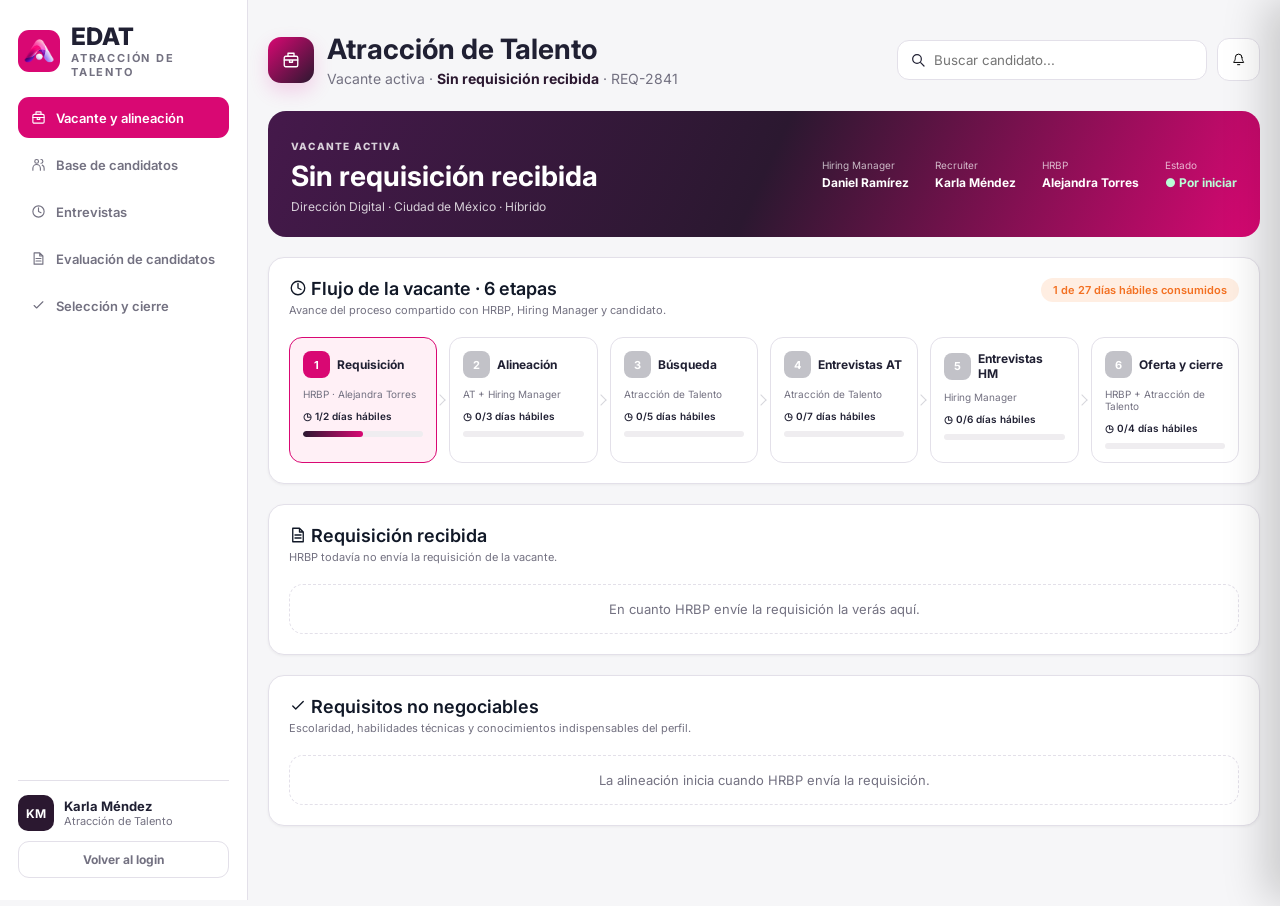
<file: html/index.html>
<!DOCTYPE html>
<html lang="es">

<head>

    <meta charset="UTF-8">

    <meta name="viewport" content="width=device-width, initial-scale=1.0">

    <title>
        EDAT | LiverHack 2026
    </title>

    <link rel="stylesheet" href="../css/styles.css">
    <link rel="stylesheet" href="../css/at-flow.css">

    <script src="../js/candidatos-db.js" defer></script>

    <script src="../js/edat-flow.js" defer></script>

    <script src="../js/app.js" defer></script>

    <link rel="preconnect" href="https://fonts.googleapis.com">
    <link rel="preconnect" href="https://fonts.gstatic.com" crossorigin>
    <link href="https://fonts.googleapis.com/css2?family=Inter:wght@400;500;600;700;800&display=swap" rel="stylesheet">
</head>

<body>

    <div class="at-layout">

        <aside class="at-sidebar">

            <div class="at-brand">

                <span class="at-brand__mark">
                    <img class="talento-logo-image" src="../recursos/Logo%20EDAT.png" alt="EDAT">
                </span>

                <span class="at-brand__name">
                    <strong>EDAT</strong>
                    <span>ATRACCIÓN DE TALENTO</span>
                </span>

            </div>

            <nav class="at-nav">

                <button class="at-nav__link is-active" type="button" data-view="vacante">
                    <span class="at-nav__icon"><svg class="talento-icon" xmlns="http://www.w3.org/2000/svg" viewBox="0 0 24 24" fill="none" stroke="currentColor" stroke-width="1.8" stroke-linecap="round" stroke-linejoin="round" aria-hidden="true" focusable="false"><rect x="3" y="7" width="18" height="14" rx="2"/><path d="M8 7V3h8v4M3 12h18M10 12v3h4v-3"/></svg></span>
                    Vacante y alineación
                </button>

                <button class="at-nav__link" type="button" data-view="candidatos">
                    <span class="at-nav__icon"><svg class="talento-icon" xmlns="http://www.w3.org/2000/svg" viewBox="0 0 24 24" fill="none" stroke="currentColor" stroke-width="1.8" stroke-linecap="round" stroke-linejoin="round" aria-hidden="true" focusable="false"><circle cx="9" cy="7" r="3"/><path d="M3 21v-3a6 6 0 0 1 12 0v3M16 4a3 3 0 0 1 0 6M18 13a5 5 0 0 1 3 5v3"/></svg></span>
                    Base de candidatos
                </button>

                <button class="at-nav__link" type="button" data-view="entrevistas">
                    <span class="at-nav__icon"><svg class="talento-icon" xmlns="http://www.w3.org/2000/svg" viewBox="0 0 24 24" fill="none" stroke="currentColor" stroke-width="1.8" stroke-linecap="round" stroke-linejoin="round" aria-hidden="true" focusable="false"><circle cx="12" cy="12" r="9"/><path d="M12 6v6l4 2"/></svg></span>
                    Entrevistas
                    <span class="at-nav__badge" id="atInterviewBadge" hidden>0</span>
                </button>

                <button class="at-nav__link" type="button" data-view="evaluacion">
                    <span class="at-nav__icon"><svg class="talento-icon" xmlns="http://www.w3.org/2000/svg" viewBox="0 0 24 24" fill="none" stroke="currentColor" stroke-width="1.8" stroke-linecap="round" stroke-linejoin="round" aria-hidden="true" focusable="false"><path d="M14 3H5v18h14V8ZM14 3v5h5M8 12h8M8 16h8"/></svg></span>
                    Evaluación de candidatos
                    <span class="at-nav__badge" id="atEvalBadge" hidden>0</span>
                </button>

                <button class="at-nav__link" type="button" data-view="cierre">
                    <span class="at-nav__icon"><svg class="talento-icon" xmlns="http://www.w3.org/2000/svg" viewBox="0 0 24 24" fill="none" stroke="currentColor" stroke-width="1.8" stroke-linecap="round" stroke-linejoin="round" aria-hidden="true" focusable="false"><path d="m5 12 4 4L19 6"/></svg></span>
                    Selección y cierre
                    <span class="at-nav__badge" id="atCloseBadge" hidden>0</span>
                </button>

            </nav>

            <div class="at-sidebar__foot">

                <div class="at-sidebar__user">

                    <span class="user-avatar">
                        KM
                    </span>

                    <span>
                        <strong>Karla Méndez</strong>
                        <small id="atUserEmail">Atracción de Talento</small>
                    </span>

                </div>

                <button class="at-exit" type="button" id="atLogoutButton">
                    Volver al login
                </button>

            </div>

        </aside>

        <div class="app-shell">

            <main class="main-container">

                <section class="hero-header">

                    <div class="hero-title">

                        <div class="hero-icon">
                            <svg class="talento-icon" xmlns="http://www.w3.org/2000/svg" viewBox="0 0 24 24" fill="none" stroke="currentColor" stroke-width="1.8" stroke-linecap="round" stroke-linejoin="round" aria-hidden="true" focusable="false"><rect x="3" y="7" width="18" height="14" rx="2"/><path d="M8 7V3h8v4M3 12h18M10 12v3h4v-3"/></svg>
                        </div>

                        <div>

                            <h2>
                                Atracción de Talento
                            </h2>

                            <p>

                                Vacante activa ·

                                <strong id="atVacancyTitle">
                                    Sin requisición recibida
                                </strong>

                                · REQ-2841

                            </p>

                        </div>

                    </div>

                    <div class="hero-actions">

                        <div class="search-box">

                            <span>
                                <svg class="talento-icon" xmlns="http://www.w3.org/2000/svg" viewBox="0 0 24 24" fill="none" stroke="currentColor" stroke-width="1.8" stroke-linecap="round" stroke-linejoin="round" aria-hidden="true" focusable="false"><circle cx="10.5" cy="10.5" r="6.5"/><path d="m16 16 5 5"/></svg>
                            </span>

                            <input id="searchInput" type="text" placeholder="Buscar candidato...">

                        </div>

                        <button id="alertsButton" class="icon-button" type="button" title="Notificaciones">

                            <svg class="talento-icon" xmlns="http://www.w3.org/2000/svg" viewBox="0 0 24 24" fill="none" stroke="currentColor" stroke-width="1.8" stroke-linecap="round" stroke-linejoin="round" aria-hidden="true" focusable="false"><path d="M18 8a6 6 0 0 0-12 0c0 7-3 7-3 9h18c0-2-3-2-3-9M10 21h4"/></svg>

                            <span id="criticalBadge" class="notification-badge">
                                0
                            </span>

                        </button>

                    </div>

                </section>

                <section id="alertsPanel" class="card alerts-panel hidden">

                    <div class="section-header">

                        <div>

                            <h3>
                                <svg class="talento-icon" xmlns="http://www.w3.org/2000/svg" viewBox="0 0 24 24" fill="none" stroke="currentColor" stroke-width="1.8" stroke-linecap="round" stroke-linejoin="round" aria-hidden="true" focusable="false"><path d="M18 8a6 6 0 0 0-12 0c0 7-3 7-3 9h18c0-2-3-2-3-9M10 21h4"/></svg> Notificaciones del proceso
                            </h3>

                            <p>
                                Actualizaciones que generan HRBP, Hiring Manager y el candidato.
                            </p>

                        </div>

                        <button id="closeAlertsButton" class="close-small" type="button">
                            ×
                        </button>

                    </div>

                    <div id="alertsContainer" class="alerts-grid">
                    </div>

                </section>

                <section class="vacancy-summary">

                    <div>

                        <span class="eyebrow">
                            VACANTE ACTIVA
                        </span>

                        <h2 id="atVacancyHeadline">
                            Sin requisición recibida
                        </h2>

                        <p>
                            Dirección Digital · Ciudad de México · Híbrido
                        </p>

                    </div>

                    <div class="vacancy-summary-info">

                        <div>

                            <span>
                                Hiring Manager
                            </span>

                            <strong>
                                Daniel Ramírez
                            </strong>

                        </div>

                        <div>

                            <span>
                                Recruiter
                            </span>

                            <strong>
                                Karla Méndez
                            </strong>

                        </div>

                        <div>

                            <span>
                                HRBP
                            </span>

                            <strong>
                                Alejandra Torres
                            </strong>

                        </div>

                        <div>

                            <span>
                                Estado
                            </span>

                            <strong class="open-status" id="atVacancyState">
                                ● Por iniciar
                            </strong>

                        </div>

                    </div>

                </section>

                <section class="at-view" id="at-view-vacante">

                    <section class="card">

                        <div class="section-header">

                            <div>

                                <h3>
                                    <svg class="talento-icon" xmlns="http://www.w3.org/2000/svg" viewBox="0 0 24 24" fill="none" stroke="currentColor" stroke-width="1.8" stroke-linecap="round" stroke-linejoin="round" aria-hidden="true" focusable="false"><circle cx="12" cy="12" r="9"/><path d="M12 6v6l4 2"/></svg> Flujo de la vacante · 6 etapas
                                </h3>

                                <p>
                                    Avance del proceso compartido con HRBP, Hiring Manager y candidato.
                                </p>

                            </div>

                            <span id="globalStageStatus" class="stage-global-status">
                            </span>

                        </div>

                        <div id="timelineContainer" class="vacancy-timeline">
                        </div>

                    </section>

                    <section class="card">

                        <div class="section-header">

                            <div>

                                <h3>
                                    <svg class="talento-icon" xmlns="http://www.w3.org/2000/svg" viewBox="0 0 24 24" fill="none" stroke="currentColor" stroke-width="1.8" stroke-linecap="round" stroke-linejoin="round" aria-hidden="true" focusable="false"><path d="M14 3H5v18h14V8ZM14 3v5h5M8 12h8M8 16h8"/></svg> Requisición recibida
                                </h3>

                                <p id="atRequisitionSubtitle">
                                    HRBP todavía no envía la requisición de la vacante.
                                </p>

                            </div>

                        </div>

                        <div id="atRequisitionDetail">
                        </div>

                    </section>

                    <section class="card" id="atAlignmentCard">

                        <div class="section-header">

                            <div>

                                <h3>
                                    <svg class="talento-icon" xmlns="http://www.w3.org/2000/svg" viewBox="0 0 24 24" fill="none" stroke="currentColor" stroke-width="1.8" stroke-linecap="round" stroke-linejoin="round" aria-hidden="true" focusable="false"><path d="m5 12 4 4L19 6"/></svg> Requisitos no negociables
                                </h3>

                                <p>
                                    Escolaridad, habilidades técnicas y conocimientos indispensables del perfil.
                                </p>

                            </div>

                        </div>

                        <div id="atAlignmentBody">
                        </div>

                    </section>

                </section>

                <section class="at-view" id="at-view-candidatos" hidden>

                    <section id="kpiContainer" class="kpi-grid">
                    </section>

                    <section class="card">

                        <div class="candidate-section-header">

                            <div>

                                <h3>
                                    <svg class="talento-icon" xmlns="http://www.w3.org/2000/svg" viewBox="0 0 24 24" fill="none" stroke="currentColor" stroke-width="1.8" stroke-linecap="round" stroke-linejoin="round" aria-hidden="true" focusable="false"><circle cx="9" cy="7" r="3"/><path d="M3 21v-3a6 6 0 0 1 12 0v3M16 4a3 3 0 0 1 0 6M18 13a5 5 0 0 1 3 5v3"/></svg> Base de candidatos
                                </h3>

                                <p id="candidateCounter">
                                </p>

                            </div>

                            <button id="arenaButton" class="arena-button" type="button" disabled>

                                <svg class="talento-icon" xmlns="http://www.w3.org/2000/svg" viewBox="0 0 24 24" fill="none" stroke="currentColor" stroke-width="1.8" stroke-linecap="round" stroke-linejoin="round" aria-hidden="true" focusable="false"><rect x="3" y="5" width="7" height="14" rx="1"/><rect x="14" y="5" width="7" height="14" rx="1"/></svg> Comparar candidatos

                                <span id="selectedCounter">
                                    0
                                </span>

                            </button>

                        </div>

                        <div id="filtersContainer" class="filters">
                        </div>

                        <div id="candidateGrid" class="candidate-grid">
                        </div>

                    </section>

                </section>

                <section class="at-view" id="at-view-entrevistas" hidden>

                    <section class="card">

                        <div class="section-header">

                            <div>

                                <h3>
                                    <svg class="talento-icon" xmlns="http://www.w3.org/2000/svg" viewBox="0 0 24 24" fill="none" stroke="currentColor" stroke-width="1.8" stroke-linecap="round" stroke-linejoin="round" aria-hidden="true" focusable="false"><circle cx="12" cy="12" r="9"/><path d="M12 6v6l4 2"/></svg> Entrevistas de Atracción de Talento
                                </h3>

                                <p id="atInterviewsSubtitle">
                                    Candidatos En Proceso asignados a esta vacante.
                                </p>

                            </div>

                            <span class="stage-global-status" id="atInterviewsPill">
                            </span>

                        </div>

                        <div class="at-interviews" id="atInterviewsList">
                        </div>

                    </section>

                </section>

                <section class="at-view" id="at-view-evaluacion" hidden>

                    <section class="card">

                        <div class="section-header">

                            <div>

                                <h3>
                                    <svg class="talento-icon" xmlns="http://www.w3.org/2000/svg" viewBox="0 0 24 24" fill="none" stroke="currentColor" stroke-width="1.8" stroke-linecap="round" stroke-linejoin="round" aria-hidden="true" focusable="false"><path d="M14 3H5v18h14V8ZM14 3v5h5M8 12h8M8 16h8"/></svg> Evaluación de candidatos
                                </h3>

                                <p>
                                    Hard Skills y Soft Skills de 1 a 5. El comentario es opcional.
                                </p>

                            </div>

                            <span class="stage-global-status" id="atEvalPill">
                            </span>

                        </div>

                        <div class="at-interviews" id="atEvalList">
                        </div>

                        <div class="at-actions" id="atEvalActions">
                        </div>

                    </section>

                </section>

                <section class="at-view" id="at-view-cierre" hidden>

                    <section class="card">

                        <div class="section-header">

                            <div>

                                <h3>
                                    <svg class="talento-icon" xmlns="http://www.w3.org/2000/svg" viewBox="0 0 24 24" fill="none" stroke="currentColor" stroke-width="1.8" stroke-linecap="round" stroke-linejoin="round" aria-hidden="true" focusable="false"><circle cx="9" cy="7" r="3"/><path d="M3 21v-3a6 6 0 0 1 12 0v3M16 4a3 3 0 0 1 0 6M18 13a5 5 0 0 1 3 5v3"/></svg> Selección del Hiring Manager
                                </h3>

                                <p id="atSelectionSubtitle">
                                    Aquí verás a los candidatos que el Hiring Manager envía a entrevista.
                                </p>

                            </div>

                        </div>

                        <div class="at-interviews" id="atSelectionList">
                        </div>

                    </section>

                    <section class="card">

                        <div class="section-header">

                            <div>

                                <h3>
                                    <svg class="talento-icon" xmlns="http://www.w3.org/2000/svg" viewBox="0 0 24 24" fill="none" stroke="currentColor" stroke-width="1.8" stroke-linecap="round" stroke-linejoin="round" aria-hidden="true" focusable="false"><path d="m5 12 4 4L19 6"/></svg> Cierre del proceso
                                </h3>

                                <p id="atClosingSubtitle">
                                    Oferta, aceptación del candidato e incorporación.
                                </p>

                            </div>

                        </div>

                        <ul class="at-detail-list" id="atClosingDetail">
                        </ul>

                        <div class="at-actions" id="atClosingActions">
                        </div>

                    </section>

                </section>

            </main>

        </div>

    </div>

    <div id="sheetOverlay" class="sheet-overlay">
    </div>

    <aside id="candidateSheet" class="candidate-sheet">

        <div id="candidateSheetContent" class="candidate-sheet-content">
        </div>

    </aside>

    <div id="arenaOverlay" class="modal-overlay">

        <div class="arena-modal">

            <div class="arena-header">

                <div>

                    <h2>
                        <svg class="talento-icon" xmlns="http://www.w3.org/2000/svg" viewBox="0 0 24 24" fill="none" stroke="currentColor" stroke-width="1.8" stroke-linecap="round" stroke-linejoin="round" aria-hidden="true" focusable="false"><rect x="3" y="5" width="7" height="14" rx="1"/><rect x="14" y="5" width="7" height="14" rx="1"/></svg> Arena Mode
                    </h2>

                    <p>
                        Comparador de candidatos
                    </p>

                </div>

                <button id="closeArenaButton" class="arena-close" type="button">
                    ×
                </button>

            </div>

            <div id="arenaContent" class="arena-content">
            </div>

        </div>

    </div>

    <div id="toast" class="toast">
    </div>

</body>

</html>
</file>
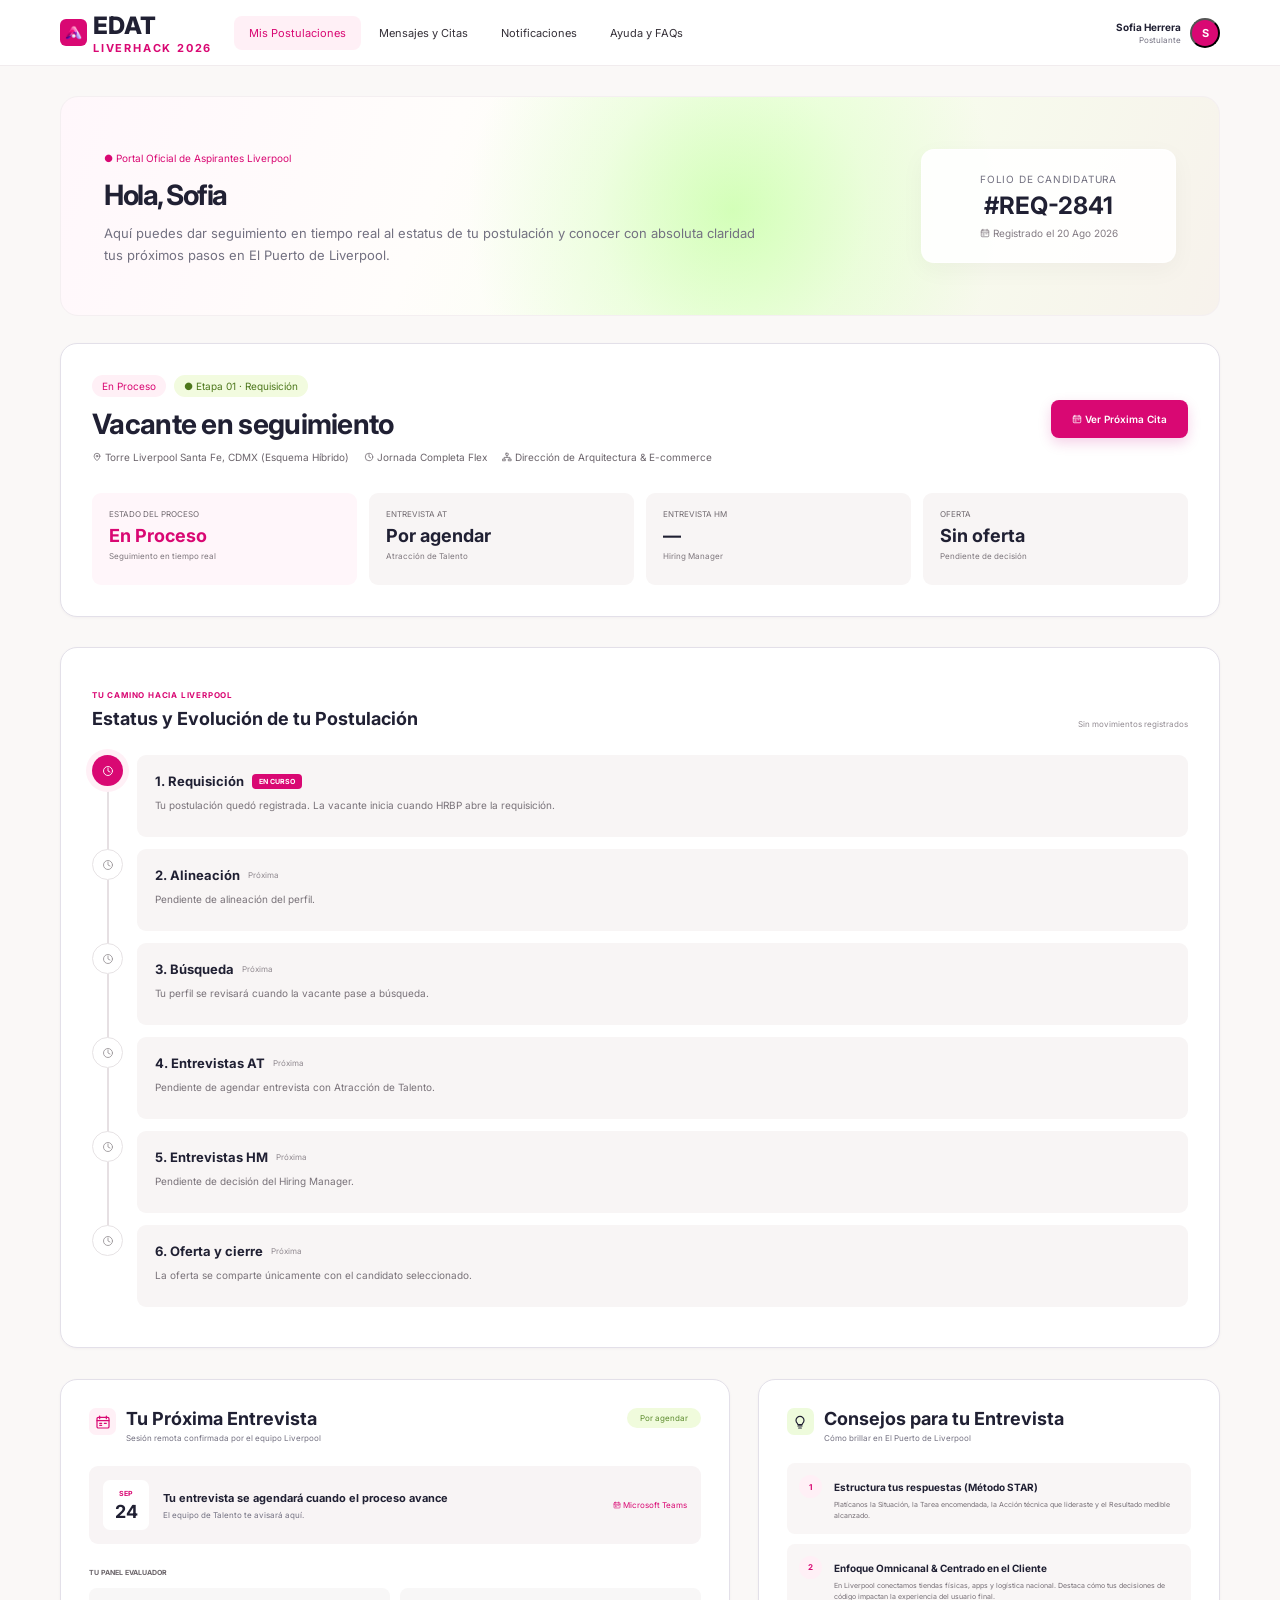
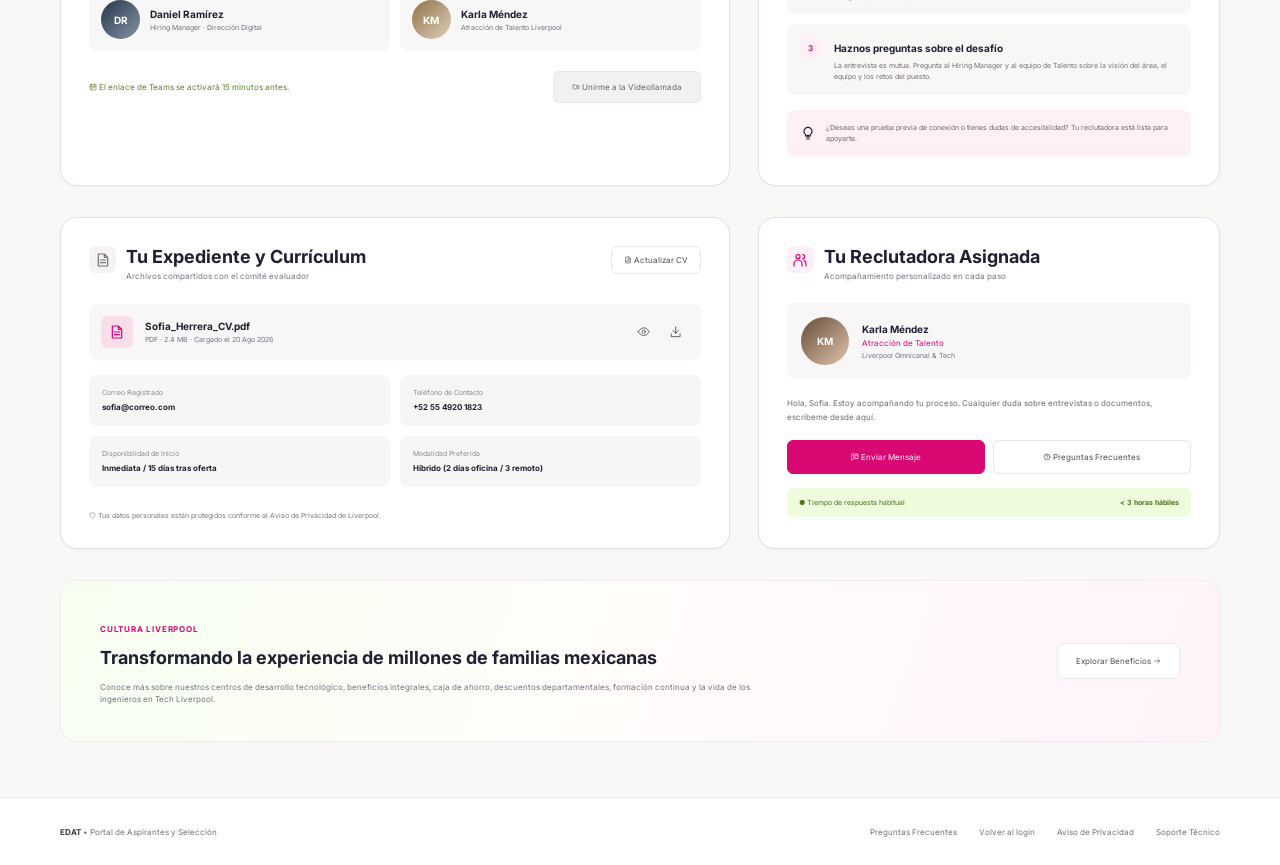
<file: html/candidato.html>
<!DOCTYPE html>
<html lang="es">

<head>
    <meta charset="UTF-8">

    <meta
        name="viewport"
        content="width=device-width, initial-scale=1.0"
    >

    <title>
        EDAT | Mi Postulación
    </title>

    <link
        rel="preconnect"
        href="https://fonts.googleapis.com"
    >

    <link
        rel="preconnect"
        href="https://fonts.gstatic.com"
        crossorigin
    >

    <link
        href="https://fonts.googleapis.com/css2?family=Inter:wght@400;500;600;700;800&display=swap"
        rel="stylesheet"
    >

    <link
        rel="stylesheet"
        href="../css/candidato.css"
    >

    <script
        src="../js/candidatos-db.js"
        defer
    ></script>

    <script
        src="../js/edat-flow.js"
        defer
    ></script>

    <script
        src="../js/candidato.js"
        defer
    ></script>
</head>

<body class="edat-candidate-page">

    <header class="topbar">

        <div class="topbar-inner">

            <div class="brand-group">

                <div class="puerto-brand">

                    <div class="puerto-icon"><img class="talento-logo-image" src="../recursos/Logo%20EDAT.png" alt="EDAT"></div>

                    <div class="puerto-copy">
                        <strong>
                            EDAT
                        </strong>

                        <span>
                            LIVERHACK 2026
                        </span>
                    </div>

                </div>

            </div>

            <nav class="main-nav">

                <button
                    class="nav-link active"
                    type="button"
                >
                    Mis Postulaciones
                </button>

                <button
                    class="nav-link"
                    type="button"
                    id="messagesNav"
                >
                    Mensajes y Citas
                </button>

                <button
                    class="nav-link"
                    type="button"
                    id="noticesNav"
                >
                    Notificaciones
                    <span id="noticesBadge" hidden>0</span>
                </button>

                <button
                    class="nav-link"
                    type="button"
                    id="faqNav"
                >
                    Ayuda y FAQs
                </button>

            </nav>

            <div class="nav-user">

                <div class="nav-user-copy">

                    <strong id="navCandidateName">
                        Sofía Valdés
                    </strong>

                    <span>
                        Postulante
                    </span>

                </div>

                <button class="nav-avatar" id="navAvatar" type="button" aria-label="Opciones de sesión" aria-expanded="false" aria-controls="edatAccountPanel">
                    S
                </button>

                <div class="edat-account-panel" id="edatAccountPanel" hidden><button
                    class="nav-link"
                    type="button"
                    id="exitButton"
                >Cerrar sesión</button></div>

            </div>

        </div>

    </header>

    <main class="page-container">

        <section class="welcome-card">

            <div class="welcome-copy">

                <span class="welcome-label">
                    ● Portal Oficial de Aspirantes Liverpool
                </span>

                <h1>
                    Hola,
                    <span id="candidateFirstName">
                        Sofía
                    </span>
                    
                </h1>

                <p>
                    Aquí puedes dar seguimiento en tiempo real al
                    estatus de tu postulación y conocer con absoluta
                    claridad tus próximos pasos en El Puerto de Liverpool.
                </p>

            </div>

            <div class="folio-card">

                <span>
                    FOLIO DE CANDIDATURA
                </span>

                <strong id="candidateFolio">
                    #REQ-2841
                </strong>

                <small>
                    <svg class="talento-icon" xmlns="http://www.w3.org/2000/svg" viewBox="0 0 24 24" fill="none" stroke="currentColor" stroke-width="1.8" stroke-linecap="round" stroke-linejoin="round" aria-hidden="true" focusable="false"><rect x="3" y="5" width="18" height="16" rx="2"/><path d="M7 3v4M17 3v4M3 10h18M7 14h3M14 14h3M7 17h3"/></svg> Registrado el 20 Ago 2026
                </small>

            </div>

        </section>

        <section class="job-card">

            <div class="job-header">

                <div>

                    <div class="job-badges">

                        <span class="pill pink-soft" id="jobStatusPill">
                            En Proceso
                        </span>

                        <span class="pill green-soft" id="jobStagePill">
                            ● Etapa 01 · Requisición
                        </span>

                    </div>

                    <h2 id="jobTitle">
                        Lead Fullstack Engineer Omnicanal
                    </h2>

                    <div class="job-metadata">

                        <span>
                            <svg class="talento-icon" xmlns="http://www.w3.org/2000/svg" viewBox="0 0 24 24" fill="none" stroke="currentColor" stroke-width="1.8" stroke-linecap="round" stroke-linejoin="round" aria-hidden="true" focusable="false"><path d="M19 10c0 5-7 11-7 11S5 15 5 10a7 7 0 1 1 14 0Z"/><circle cx="12" cy="10" r="2"/></svg> Torre Liverpool Santa Fe, CDMX
                            (Esquema Híbrido)
                        </span>

                        <span>
                            <svg class="talento-icon" xmlns="http://www.w3.org/2000/svg" viewBox="0 0 24 24" fill="none" stroke="currentColor" stroke-width="1.8" stroke-linecap="round" stroke-linejoin="round" aria-hidden="true" focusable="false"><circle cx="12" cy="12" r="9"/><path d="M12 6v6l4 2"/></svg> Jornada Completa Flex
                        </span>

                        <span>
                            <svg class="talento-icon" xmlns="http://www.w3.org/2000/svg" viewBox="0 0 24 24" fill="none" stroke="currentColor" stroke-width="1.8" stroke-linecap="round" stroke-linejoin="round" aria-hidden="true" focusable="false"><rect x="9" y="3" width="6" height="5" rx="1"/><path d="M12 8v5M5 17v-4h14v4"/><rect x="2" y="17" width="6" height="4"/><rect x="16" y="17" width="6" height="4"/></svg> Dirección de Arquitectura & E-commerce
                        </span>

                    </div>

                </div>

                <button
                    class="primary-small-button"
                    type="button"
                    id="nextAppointmentButton"
                >
                    <svg class="talento-icon" xmlns="http://www.w3.org/2000/svg" viewBox="0 0 24 24" fill="none" stroke="currentColor" stroke-width="1.8" stroke-linecap="round" stroke-linejoin="round" aria-hidden="true" focusable="false"><rect x="3" y="5" width="18" height="16" rx="2"/><path d="M7 3v4M17 3v4M3 10h18M7 14h3M14 14h3M7 17h3"/></svg> Ver Próxima Cita
                </button>

            </div>

            <div class="job-stats" id="jobStats">
            </div>

        </section>

        <section class="timeline-card">

            <div class="section-heading timeline-heading">

                <div>

                    <span class="eyebrow">
                        TU CAMINO HACIA LIVERPOOL
                    </span>

                    <h2>
                        Estatus y Evolución de tu Postulación
                    </h2>

                </div>

                <span class="last-update" id="lastUpdate">
                    Sin movimientos registrados
                </span>

            </div>

            <div class="timeline" id="candidateTimeline">
            </div>

        </section>

        <section class="content-card" id="offerSection" hidden>

            <div class="card-title-row">

                <div class="title-with-icon">

                    <span class="pink-icon">
                        <svg class="talento-icon" xmlns="http://www.w3.org/2000/svg" viewBox="0 0 24 24" fill="none" stroke="currentColor" stroke-width="1.8" stroke-linecap="round" stroke-linejoin="round" aria-hidden="true" focusable="false"><path d="M14 3H5v18h14V8ZM14 3v5h5M8 12h8M8 16h8"/></svg>
                    </span>

                    <div>
                        <h2>
                            Tu Oferta Liverpool
                        </h2>

                        <p id="offerSubtitle">
                            Revisa la propuesta y confirma tu disponibilidad de ingreso.
                        </p>
                    </div>

                </div>

                <span class="confirmed-pill" id="offerPill">
                    Oferta recibida
                </span>

            </div>

            <div class="candidate-info-grid" id="offerDetail">
            </div>

            <div class="recruiter-actions" id="offerActions">
            </div>

        </section>

        <div class="two-column-layout">

            <section
                class="content-card"
                id="interviewSection"
            >

                <div class="card-title-row">

                    <div class="title-with-icon">

                        <span class="pink-icon">
                            <svg class="talento-icon" xmlns="http://www.w3.org/2000/svg" viewBox="0 0 24 24" fill="none" stroke="currentColor" stroke-width="1.8" stroke-linecap="round" stroke-linejoin="round" aria-hidden="true" focusable="false"><rect x="3" y="5" width="18" height="16" rx="2"/><path d="M7 3v4M17 3v4M3 10h18M7 14h3M14 14h3M7 17h3"/></svg>
                        </span>

                        <div>
                            <h2>
                                Tu Próxima Entrevista
                            </h2>

                            <p>
                                Sesión remota confirmada por el equipo Liverpool
                            </p>
                        </div>

                    </div>

                    <span class="confirmed-pill" id="interviewPill">
                        Confirmada
                    </span>

                </div>

                <div class="interview-date-card">

                    <div class="calendar-box">

                        <span id="interviewMonth">
                            SEP
                        </span>

                        <strong id="interviewDay">
                            24
                        </strong>

                    </div>

                    <div class="interview-time">

                        <strong id="interviewDate">
                            Jueves, 24 de Septiembre 2026
                        </strong>

                        <span id="interviewHour">
                            11:00 AM – 12:15 PM CST (75 minutos)
                        </span>

                    </div>

                    <span class="teams-label">
                        <svg class="talento-icon" xmlns="http://www.w3.org/2000/svg" viewBox="0 0 24 24" fill="none" stroke="currentColor" stroke-width="1.8" stroke-linecap="round" stroke-linejoin="round" aria-hidden="true" focusable="false"><rect x="3" y="5" width="18" height="16" rx="2"/><path d="M7 3v4M17 3v4M3 10h18M7 14h3M14 14h3M7 17h3"/></svg> Microsoft Teams
                    </span>

                </div>

                <span class="small-section-label">
                    TU PANEL EVALUADOR
                </span>

                <div class="evaluators">

                    <article class="evaluator-card">

                        <div class="person-avatar avatar-roberto">
                            DR
                        </div>

                        <div>
                            <strong>
                                Daniel Ramírez
                            </strong>

                            <span>
                                Hiring Manager · Dirección Digital
                            </span>
                        </div>

                    </article>

                    <article class="evaluator-card">

                        <div class="person-avatar avatar-mariana">
                            KM
                        </div>

                        <div>
                            <strong>
                                Karla Méndez
                            </strong>

                            <span>
                                Atracción de Talento Liverpool
                            </span>
                        </div>

                    </article>

                </div>

                <div class="interview-bottom">

                    <span>
                        <svg class="talento-icon" xmlns="http://www.w3.org/2000/svg" viewBox="0 0 24 24" fill="none" stroke="currentColor" stroke-width="1.8" stroke-linecap="round" stroke-linejoin="round" aria-hidden="true" focusable="false"><rect x="3" y="5" width="18" height="16" rx="2"/><path d="M7 3v4M17 3v4M3 10h18M7 14h3M14 14h3M7 17h3"/></svg> El enlace de Teams se activará
                        15 minutos antes.
                    </span>

                    <button
                        class="disabled-meeting-button"
                        type="button"
                        id="joinMeetingButton"
                    >
                        <svg class="talento-icon" xmlns="http://www.w3.org/2000/svg" viewBox="0 0 24 24" fill="none" stroke="currentColor" stroke-width="1.8" stroke-linecap="round" stroke-linejoin="round" aria-hidden="true" focusable="false"><rect x="3" y="6" width="12" height="12" rx="2"/><path d="m15 10 6-3v10l-6-3"/></svg> Unirme a la Videollamada
                    </button>

                </div>

            </section>

            <section
                class="content-card tips-card"
                id="tipsSection"
            >

                <div class="card-title-row">

                    <div class="title-with-icon">

                        <span class="green-icon">
                            <svg class="talento-icon" xmlns="http://www.w3.org/2000/svg" viewBox="0 0 24 24" fill="none" stroke="currentColor" stroke-width="1.8" stroke-linecap="round" stroke-linejoin="round" aria-hidden="true" focusable="false"><path d="M9 18h6M10 21h4M8 14a6 6 0 1 1 8 0l-1 2H9Z"/></svg>
                        </span>

                        <div>
                            <h2>
                                Consejos para tu Entrevista
                            </h2>

                            <p>
                                Cómo brillar en El Puerto de Liverpool
                            </p>
                        </div>

                    </div>

                </div>

                <div class="tips-list">

                    <article class="tip-item">

                        <span class="tip-number">
                            1
                        </span>

                        <div>
                            <strong>
                                Estructura tus respuestas (Método STAR)
                            </strong>

                            <p>
                                Platícanos la Situación, la Tarea encomendada,
                                la Acción técnica que lideraste y el Resultado
                                medible alcanzado.
                            </p>
                        </div>

                    </article>

                    <article class="tip-item">

                        <span class="tip-number">
                            2
                        </span>

                        <div>
                            <strong>
                                Enfoque Omnicanal & Centrado en el Cliente
                            </strong>

                            <p>
                                En Liverpool conectamos tiendas físicas, apps
                                y logística nacional. Destaca cómo tus decisiones
                                de código impactan la experiencia del usuario final.
                            </p>
                        </div>

                    </article>

                    <article class="tip-item">

                        <span class="tip-number">
                            3
                        </span>

                        <div>
                            <strong>
                                Haznos preguntas sobre el desafío
                            </strong>

                            <p>
                                La entrevista es mutua. Pregunta al Hiring Manager
                                y al equipo de Talento sobre la visión del área,
                                el equipo y los retos del puesto.
                            </p>
                        </div>

                    </article>

                </div>

                <div class="tip-footer">

                    <span>
                        <svg class="talento-icon" xmlns="http://www.w3.org/2000/svg" viewBox="0 0 24 24" fill="none" stroke="currentColor" stroke-width="1.8" stroke-linecap="round" stroke-linejoin="round" aria-hidden="true" focusable="false"><path d="M9 18h6M10 21h4M8 14a6 6 0 1 1 8 0l-1 2H9Z"/></svg>
                    </span>

                    <p>
                        ¿Deseas una prueba previa de conexión o tienes dudas
                        de accesibilidad? Tu reclutadora está lista para apoyarte.
                    </p>

                </div>

            </section>

        </div>

        <div class="two-column-layout lower-layout">

            <section class="content-card resume-card">

                <div class="card-title-row">

                    <div class="title-with-icon">

                        <span class="gray-icon">
                            <svg class="talento-icon" xmlns="http://www.w3.org/2000/svg" viewBox="0 0 24 24" fill="none" stroke="currentColor" stroke-width="1.8" stroke-linecap="round" stroke-linejoin="round" aria-hidden="true" focusable="false"><path d="M14 3H5v18h14V8ZM14 3v5h5M8 12h8M8 16h8"/></svg>
                        </span>

                        <div>
                            <h2>
                                Tu Expediente y Currículum
                            </h2>

                            <p>
                                Archivos compartidos con el comité evaluador
                            </p>
                        </div>

                    </div>

                    <button
                        class="update-cv-button"
                        type="button"
                        id="updateCvButton"
                    >
                        <svg class="talento-icon" xmlns="http://www.w3.org/2000/svg" viewBox="0 0 24 24" fill="none" stroke="currentColor" stroke-width="1.8" stroke-linecap="round" stroke-linejoin="round" aria-hidden="true" focusable="false"><path d="M14 3H5v18h14V8ZM14 3v5h5M8 12h8M8 16h8"/></svg> Actualizar CV
                    </button>

                    <input
                        type="file"
                        id="cvInput"
                        accept=".pdf"
                        hidden
                    >

                </div>

                <div class="file-row">

                    <span class="file-icon">
                        <svg class="talento-icon" xmlns="http://www.w3.org/2000/svg" viewBox="0 0 24 24" fill="none" stroke="currentColor" stroke-width="1.8" stroke-linecap="round" stroke-linejoin="round" aria-hidden="true" focusable="false"><path d="M14 3H5v18h14V8ZM14 3v5h5M8 12h8M8 16h8"/></svg>
                    </span>

                    <div class="file-copy">

                        <strong id="cvFileName">
                            Sofia_Valdes_Lead_Architect_CV.pdf
                        </strong>

                        <span>
                            PDF · 2.4 MB · Cargado el 20 Ago 2026
                        </span>

                    </div>

                    <div class="file-actions">

                        <button
                            type="button"
                            id="previewCvButton"
                            title="Vista previa"
                        >
                            <svg class="talento-icon" xmlns="http://www.w3.org/2000/svg" viewBox="0 0 24 24" fill="none" stroke="currentColor" stroke-width="1.8" stroke-linecap="round" stroke-linejoin="round" aria-hidden="true" focusable="false"><path d="M2 12s4-7 10-7 10 7 10 7-4 7-10 7S2 12 2 12Z"/><circle cx="12" cy="12" r="3"/></svg>
                        </button>

                        <button
                            type="button"
                            id="downloadCvButton"
                            title="Descargar"
                        >
                            <svg class="talento-icon" xmlns="http://www.w3.org/2000/svg" viewBox="0 0 24 24" fill="none" stroke="currentColor" stroke-width="1.8" stroke-linecap="round" stroke-linejoin="round" aria-hidden="true" focusable="false"><path d="M12 3v12m-5-5 5 5 5-5M4 16v5h16v-5"/></svg>
                        </button>

                    </div>

                </div>

                <div class="candidate-info-grid">

                    <article>

                        <span>
                            Correo Registrado
                        </span>

                        <strong id="candidateEmail">
                            sofia.valdes@techmail.com
                        </strong>

                    </article>

                    <article>

                        <span>
                            Teléfono de Contacto
                        </span>

                        <strong>
                            +52 55 4920 1823
                        </strong>

                    </article>

                    <article>

                        <span>
                            Disponibilidad de Inicio
                        </span>

                        <strong>
                            Inmediata / 15 días tras oferta
                        </strong>

                    </article>

                    <article>

                        <span>
                            Modalidad Preferida
                        </span>

                        <strong>
                            Híbrido (2 días oficina / 3 remoto)
                        </strong>

                    </article>

                </div>

                <p class="privacy-note">
                    <svg class="talento-icon" xmlns="http://www.w3.org/2000/svg" viewBox="0 0 24 24" fill="none" stroke="currentColor" stroke-width="1.8" stroke-linecap="round" stroke-linejoin="round" aria-hidden="true" focusable="false"><path d="m12 3 8 3v6c0 5-8 9-8 9s-8-4-8-9V6Z"/></svg> Tus datos personales están protegidos conforme
                    al Aviso de Privacidad de Liverpool.
                </p>

            </section>

            <section
                class="content-card recruiter-card"
                id="recruiterSection"
            >

                <div class="card-title-row">

                    <div class="title-with-icon">

                        <span class="pink-icon"><svg class="talento-icon" xmlns="http://www.w3.org/2000/svg" viewBox="0 0 24 24" fill="none" stroke="currentColor" stroke-width="1.8" stroke-linecap="round" stroke-linejoin="round" aria-hidden="true" focusable="false"><circle cx="9" cy="7" r="3"/><path d="M3 21v-3a6 6 0 0 1 12 0v3M16 4a3 3 0 0 1 0 6M18 13a5 5 0 0 1 3 5v3"/></svg>
                        </span>

                        <div>
                            <h2>
                                Tu Reclutadora Asignada
                            </h2>

                            <p>
                                Acompañamiento personalizado en cada paso
                            </p>
                        </div>

                    </div>

                </div>

                <div class="recruiter-profile">

                    <div class="recruiter-avatar">
                        KM
                    </div>

                    <div>

                        <strong>
                            Karla Méndez
                        </strong>

                        <span class="recruiter-role">
                            Atracción de Talento
                        </span>

                        <small>
                            Liverpool Omnicanal & Tech
                        </small>

                    </div>

                </div>

                <p class="recruiter-message" id="recruiterMessage">
                </p>

                <div class="recruiter-actions">

                    <button
                        class="pink-action"
                        type="button"
                        id="sendMessageButton"
                    >
                        <svg class="talento-icon" xmlns="http://www.w3.org/2000/svg" viewBox="0 0 24 24" fill="none" stroke="currentColor" stroke-width="1.8" stroke-linecap="round" stroke-linejoin="round" aria-hidden="true" focusable="false"><path d="M3 3h18v14H8l-5 4ZM7 8h10M7 12h7"/></svg> Enviar Mensaje
                    </button>

                    <button
                        class="secondary-action"
                        type="button"
                        id="questionsButton"
                    >
                        <svg class="talento-icon" xmlns="http://www.w3.org/2000/svg" viewBox="0 0 24 24" fill="none" stroke="currentColor" stroke-width="1.8" stroke-linecap="round" stroke-linejoin="round" aria-hidden="true" focusable="false"><circle cx="12" cy="12" r="9"/><path d="M9 9a3 3 0 1 1 5 2c-2 1-2 2-2 3M12 17h.01"/></svg> Preguntas Frecuentes
                    </button>

                </div>

                <div class="response-time">

                    <span>
                        ● Tiempo de respuesta habitual
                    </span>

                    <strong>
                        &lt; 3 horas hábiles
                    </strong>

                </div>

            </section>

        </div>

        <section class="culture-card">

            <div>

                <span class="eyebrow">
                    CULTURA LIVERPOOL
                </span>

                <h2>
                    Transformando la experiencia de millones
                    de familias mexicanas
                </h2>

                <p>
                    Conoce más sobre nuestros centros de desarrollo
                    tecnológico, beneficios integrales, caja de ahorro,
                    descuentos departamentales, formación continua y
                    la vida de los ingenieros en Tech Liverpool.
                </p>

            </div>

            <button
                type="button"
                id="benefitsButton"
            >
                Explorar Beneficios <svg class="talento-icon" xmlns="http://www.w3.org/2000/svg" viewBox="0 0 24 24" fill="none" stroke="currentColor" stroke-width="1.8" stroke-linecap="round" stroke-linejoin="round" aria-hidden="true" focusable="false"><path d="M4 12h16m-6-6 6 6-6 6"/></svg>
            </button>

        </section>

    </main>

    <footer class="footer">

        <div class="footer-inner">

            <div>
                <strong>
                    EDAT
                </strong>

                <span>
                    • Portal de Aspirantes y Selección
                </span>
            </div>

            <nav>

                <button
                    type="button"
                    id="footerFaqButton"
                >
                    Preguntas Frecuentes
                </button>

                <button type="button" id="footerExitButton">
                    Volver al login
                </button>

                <button type="button">
                    Aviso de Privacidad
                </button>

                <button type="button">
                    Soporte Técnico
                </button>

            </nav>

        </div>

    </footer>

    <div
        class="modal-overlay"
        id="modalOverlay"
    >

        <div class="modal">

            <button
                class="modal-close"
                type="button"
                id="modalClose"
            >
                ×
            </button>

            <div id="modalContent">
            </div>

        </div>

    </div>

    <div
        class="toast"
        id="toast"
    >
    </div>

</body>

</html>
</file>
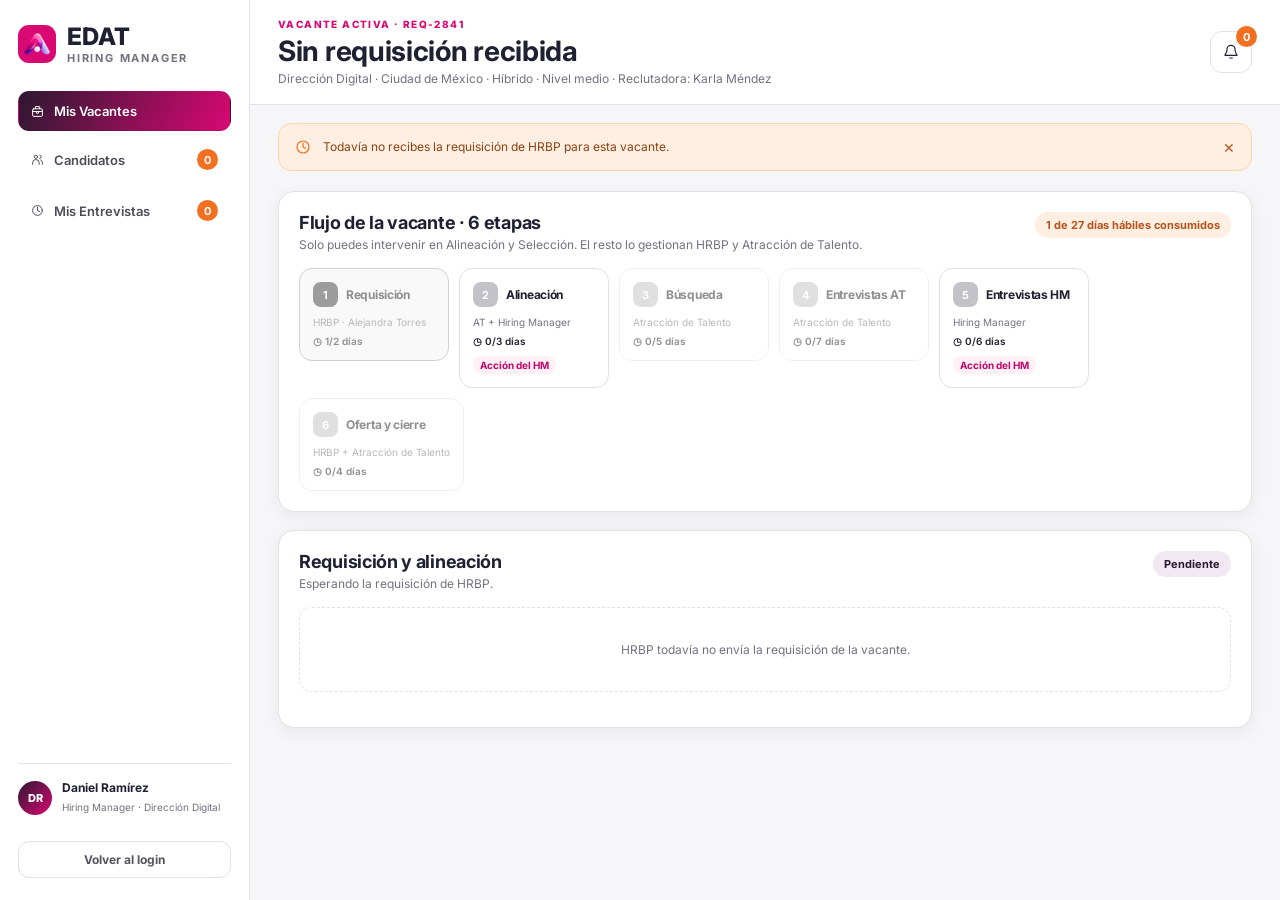
<file: html/hiring-manager.html>
<!DOCTYPE html>
<html lang="es">

<head>

    <meta charset="UTF-8">
    <meta name="viewport" content="width=device-width, initial-scale=1.0">

    <title>Hiring Manager (HM) | EDAT</title>

    <link rel="stylesheet" href="../css/hm-styles.css">

    <script src="../js/candidatos-db.js" defer></script>
    <script src="../js/edat-flow.js" defer></script>
    <script src="../js/hm-db.js" defer></script>
    <script src="../js/hm-app.js" defer></script>

    <link rel="preconnect" href="https://fonts.googleapis.com">
    <link rel="preconnect" href="https://fonts.gstatic.com" crossorigin>
    <link href="https://fonts.googleapis.com/css2?family=Inter:wght@400;500;600;700;800&display=swap" rel="stylesheet">
</head>

<body>

    <div class="hm-shell">

        <aside class="hm-sidebar">

            <div class="hm-brand">
                <span class="hm-brand__mark"><img class="talento-logo-image" src="../recursos/Logo%20EDAT.png" alt="EDAT"></span>
                <span class="hm-brand__name">
                    <strong>EDAT</strong>
                    <span>HIRING MANAGER</span>
                </span>
            </div>

            <nav class="hm-nav">

                <button class="hm-nav__link is-active" type="button" data-view="vacantes">
                    <span class="hm-nav__icon"><svg class="talento-icon" xmlns="http://www.w3.org/2000/svg" viewBox="0 0 24 24" fill="none" stroke="currentColor" stroke-width="1.8" stroke-linecap="round" stroke-linejoin="round" aria-hidden="true" focusable="false"><rect x="3" y="7" width="18" height="14" rx="2"/><path d="M8 7V3h8v4M3 12h18M10 12v3h4v-3"/></svg></span>
                    Mis Vacantes
                </button>

                <button class="hm-nav__link" type="button" data-view="candidatos">
                    <span class="hm-nav__icon"><svg class="talento-icon" xmlns="http://www.w3.org/2000/svg" viewBox="0 0 24 24" fill="none" stroke="currentColor" stroke-width="1.8" stroke-linecap="round" stroke-linejoin="round" aria-hidden="true" focusable="false"><circle cx="9" cy="7" r="3"/><path d="M3 21v-3a6 6 0 0 1 12 0v3M16 4a3 3 0 0 1 0 6M18 13a5 5 0 0 1 3 5v3"/></svg></span>
                    Candidatos
                    <span class="hm-badge" id="hm-shortlist-badge">0</span>
                </button>

                <button class="hm-nav__link" type="button" data-view="entrevistas">
                    <span class="hm-nav__icon"><svg class="talento-icon" xmlns="http://www.w3.org/2000/svg" viewBox="0 0 24 24" fill="none" stroke="currentColor" stroke-width="1.8" stroke-linecap="round" stroke-linejoin="round" aria-hidden="true" focusable="false"><circle cx="12" cy="12" r="9"/><path d="M12 6v6l4 2"/></svg></span>
                    Mis Entrevistas
                    <span class="hm-badge" id="hm-pending-badge">0</span>
                </button>

            </nav>

            <div class="hm-sidebar__user">
                <span class="hm-avatar hm-avatar--sm" id="hm-user-initials">DR</span>
                <span>
                    <strong id="hm-user-name">Daniel Ramírez</strong>
                    <small id="hm-user-role">Hiring Manager</small>
                </span>
            </div>

            <button class="hm-button hm-button--ghost" type="button" id="hm-logout">
                Volver al login
            </button>

        </aside>

        <div class="hm-main">

            <header class="hm-topbar">

                <div class="hm-topbar__title">
                    <span class="hm-eyebrow" id="hm-vacancy-folio">VACANTE ACTIVA</span>
                    <h1 id="hm-vacancy-title">Sin requisición recibida</h1>
                    <p id="hm-vacancy-meta"></p>
                </div>

                <div class="hm-topbar__actions">

                    <div class="hm-bell-wrap">

                        <button class="hm-icon-button" type="button" id="hm-bell" aria-label="Notificaciones" aria-expanded="false">
                            <svg class="talento-icon" xmlns="http://www.w3.org/2000/svg" viewBox="0 0 24 24" fill="none" stroke="currentColor" stroke-width="1.8" stroke-linecap="round" stroke-linejoin="round" aria-hidden="true" focusable="false"><path d="M18 8a6 6 0 0 0-12 0c0 7-3 7-3 9h18c0-2-3-2-3-9M10 21h4"/></svg>
                            <span class="hm-badge hm-badge--float" id="hm-alert-count">0</span>
                        </button>

                        <div class="hm-alerts" id="hm-alerts" hidden>
                            <div class="hm-alerts__head">
                                <strong>Notificaciones</strong>
                                <button class="hm-alerts__close" type="button" id="hm-alerts-close">×</button>
                            </div>
                            <div class="hm-alerts__list" id="hm-alerts-list"></div>
                        </div>

                    </div>

                </div>

            </header>

            <div class="hm-banner" id="hm-banner" hidden>
                <span class="hm-banner__icon"><svg class="talento-icon" xmlns="http://www.w3.org/2000/svg" viewBox="0 0 24 24" fill="none" stroke="currentColor" stroke-width="1.8" stroke-linecap="round" stroke-linejoin="round" aria-hidden="true" focusable="false"><circle cx="12" cy="12" r="9"/><path d="M12 6v6l4 2"/></svg></span>
                <p id="hm-banner-text"></p>
                <button class="hm-banner__close" type="button" id="hm-banner-close">×</button>
            </div>

            <main class="hm-content">

                <section class="hm-view" id="hm-view-vacantes">

                    <section class="hm-card">

                        <div class="hm-card__head">
                            <div>
                                <h2>Flujo de la vacante · 6 etapas</h2>
                                <p>Solo puedes intervenir en Alineación y Selección. El resto lo gestionan
                                    HRBP y Atracción de Talento.</p>
                            </div>
                            <span class="hm-pill hm-pill--flame" id="hm-sla-pill"></span>
                        </div>

                        <ol class="hm-timeline" id="hm-timeline"></ol>

                        <div class="hm-stage-panel" id="hm-stage-panel" hidden></div>

                    </section>

                    <section class="hm-card" id="hm-requisicion-card">

                        <div class="hm-card__head">
                            <div>
                                <h2>Requisición y alineación</h2>
                                <p id="hm-requisicion-sub">Esperando la requisición de HRBP.</p>
                            </div>
                            <span class="hm-pill" id="hm-requisicion-pill">Pendiente</span>
                        </div>

                        <div id="hm-requisicion-detalle"></div>

                        <div class="hm-form__actions" id="hm-requisicion-acciones"></div>

                    </section>

                </section>

                <section class="hm-view" id="hm-view-candidatos" hidden>

                    <section class="hm-card" id="hm-shortlist-card">

                        <div class="hm-card__head">
                            <div>
                                <h2>Candidatos evaluados por Atracción de Talento</h2>
                                <p id="hm-shortlist-counter"></p>
                            </div>
                            <span class="hm-pill" id="hm-shortlist-pill"></span>
                        </div>

                        <div class="hm-bento" id="hm-shortlist"></div>

                        <div class="hm-arena" id="hm-arena" hidden></div>

                        <div class="hm-form__actions" id="hm-shortlist-acciones"></div>

                    </section>

                </section>

                <section class="hm-view" id="hm-view-entrevistas" hidden>

                    <section class="hm-card">

                        <div class="hm-card__head">
                            <div>
                                <h2>Mis Entrevistas</h2>
                                <p id="hm-interviews-sub">Sesiones con los candidatos que enviaste a entrevista contigo.</p>
                            </div>
                            <span class="hm-pill" id="hm-interviews-pill"></span>
                        </div>

                        <div class="hm-interviews" id="hm-interviews"></div>

                        <div class="hm-form__actions" id="hm-decision-acciones"></div>

                    </section>

                </section>

            </main>

        </div>

    </div>

    <button class="hm-fab" type="button" id="hm-fab">
        <svg class="talento-icon" xmlns="http://www.w3.org/2000/svg" viewBox="0 0 24 24" fill="none" stroke="currentColor" stroke-width="1.8" stroke-linecap="round" stroke-linejoin="round" aria-hidden="true" focusable="false"><rect x="3" y="5" width="7" height="14" rx="1"/><rect x="14" y="5" width="7" height="14" rx="1"/></svg> Comparar Candidatos
        <span class="hm-fab__count" id="hm-fab-count">0</span>
    </button>

    <div class="hm-overlay" id="hm-overlay"></div>

    <aside class="hm-sheet" id="hm-sheet">

        <header class="hm-sheet__head">

            <span class="hm-avatar" id="hm-sheet-initials"></span>

            <div class="hm-sheet__id">
                <h2 id="hm-sheet-name"></h2>
                <p id="hm-sheet-role"></p>
                <div class="hm-chips" id="hm-sheet-chips"></div>
            </div>

            <button class="hm-sheet__close" type="button" id="hm-sheet-close">×</button>

        </header>

        <div class="hm-sheet__scroll">

            <section class="hm-sheet__section">

                <h3>Currículum</h3>

                <div class="hm-cv">
                    <div class="hm-cv__bar">
                        <span id="hm-cv-file"></span>
                        <span class="hm-cv__tag">Visor PDF</span>
                    </div>
                    <iframe class="hm-cv__frame" id="hm-cv-frame" title="Visor de CV"></iframe>
                </div>

            </section>

            <section class="hm-sheet__section">

                <h3>Evaluación de Atracción de Talento</h3>

                <div id="hm-evaluacion"></div>

            </section>

            <section class="hm-sheet__section">

                <h3>Feedback previo del panel</h3>

                <div class="hm-history" id="hm-history"></div>

            </section>

            <section class="hm-sheet__section">

                <h3>Acciones disponibles</h3>

                <p class="hm-hint" id="hm-hint"></p>

                <div class="hm-form__actions" id="hm-sheet-acciones"></div>

            </section>

        </div>

    </aside>

    <div class="hm-toast" id="hm-toast"></div>

</body>

</html>
</file>
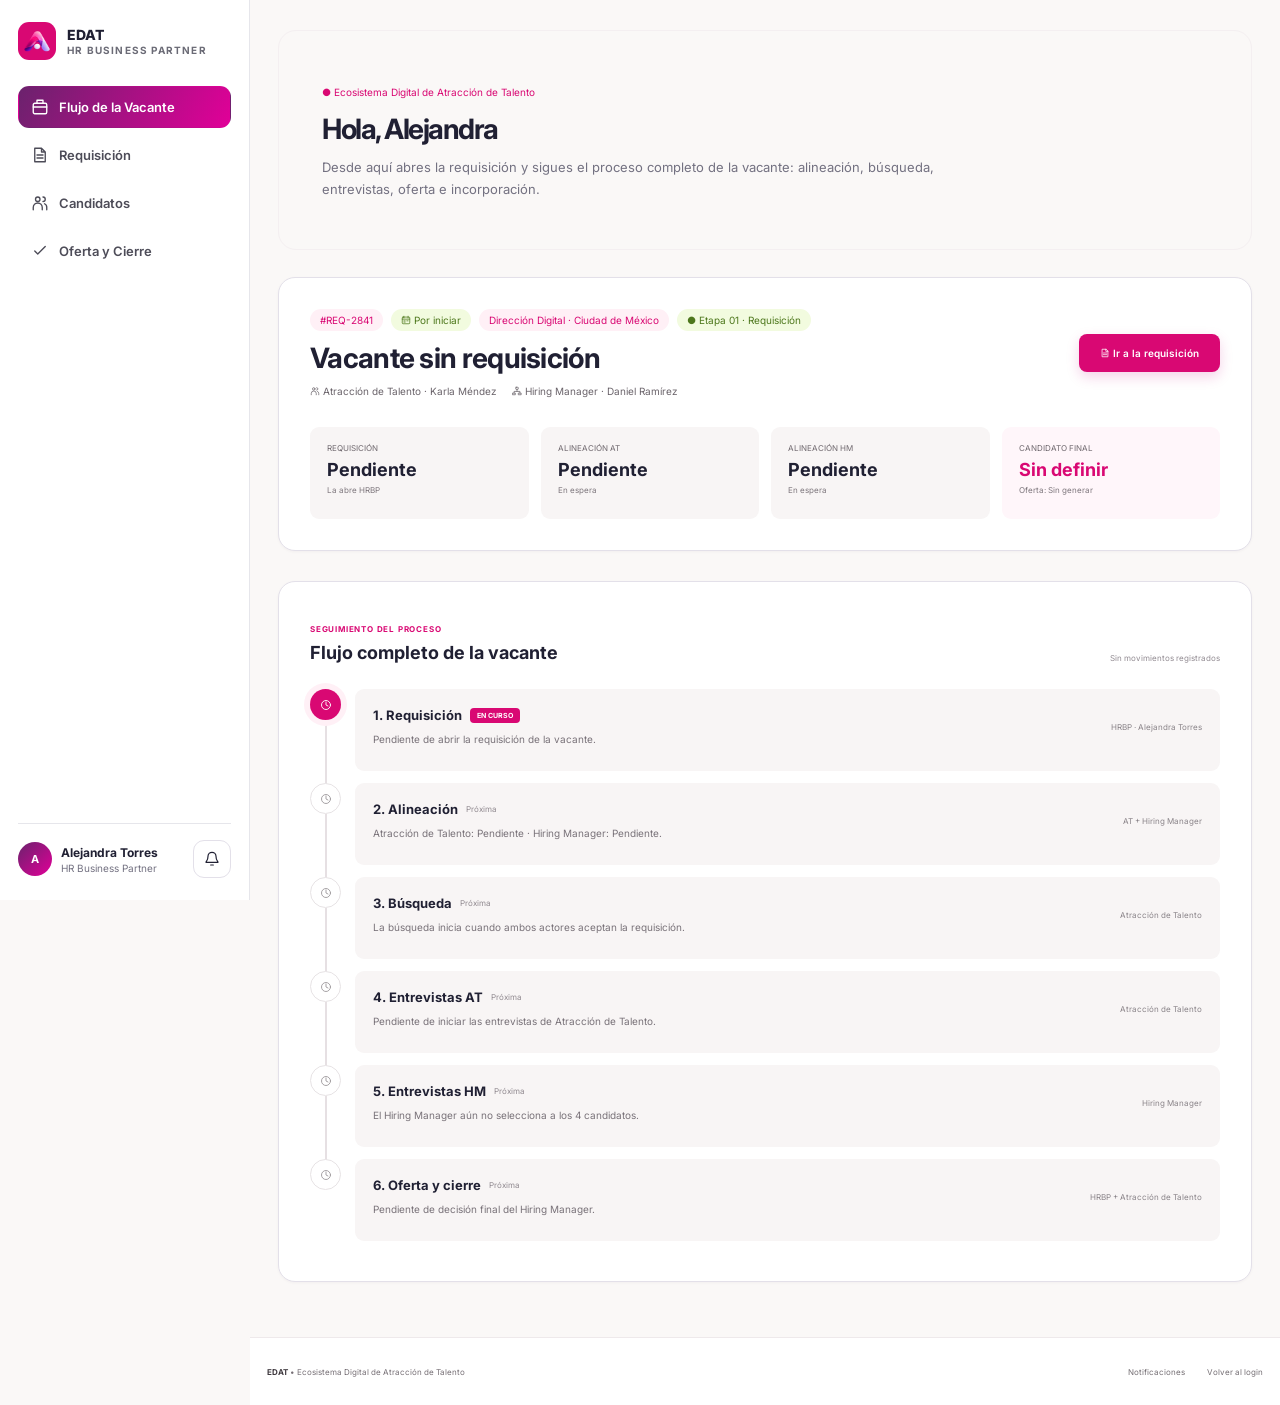
<file: html/hrbp.html>
<!DOCTYPE html>

<html lang="es">

<head>

    <meta charset="UTF-8">

    <meta name="viewport" content="width=device-width, initial-scale=1.0">

    <title>

        EDAT | HRBP

    </title>

    <link rel="preconnect" href="https://fonts.googleapis.com">

    <link rel="preconnect" href="https://fonts.gstatic.com" crossorigin>

    <link href="https://fonts.googleapis.com/css2?family=Inter:wght@400;500;600;700;800&display=swap" rel="stylesheet">

    <link rel="stylesheet" href="../css/hrbp.css">

    <script src="../js/candidatos-db.js" defer></script>

    <script src="../js/edat-flow.js" defer></script>

    <script src="../js/hrbp.js" defer></script>

</head>

<body>

    <aside class="hrbp-sidebar" aria-label="Panel HRBP">

        <div class="hrbp-sidebar-inner">

            <div class="brand-group">

                <div class="puerto-brand">

                    <div class="puerto-icon">

                        <img class="talento-logo-image" src="../recursos/Logo%20EDAT.png" alt="EDAT">

                    </div>

                    <div class="puerto-copy">

                        <strong>

                            EDAT

                        </strong>

                        <span>

                            HR BUSINESS PARTNER

                        </span>

                    </div>

                </div>

            </div>

            <nav class="main-nav" aria-label="Navegación principal">

                <button class="nav-link active" type="button" data-view="flujo">
                    <svg class="talento-icon" viewBox="0 0 24 24" fill="none" stroke="currentColor" stroke-width="1.8" stroke-linecap="round" stroke-linejoin="round" aria-hidden="true"><rect x="3" y="7" width="18" height="14" rx="2"/><path d="M8 7V3h8v4M3 12h18"/></svg>

                    Flujo de la Vacante

                </button>

                <button class="nav-link" type="button" data-view="requisicion">
                    <svg class="talento-icon" viewBox="0 0 24 24" fill="none" stroke="currentColor" stroke-width="1.8" stroke-linecap="round" stroke-linejoin="round" aria-hidden="true"><path d="M14 3H5v18h14V8ZM14 3v5h5M8 12h8M8 16h8"/></svg>

                    Requisición

                </button>

                <button class="nav-link" type="button" data-view="candidatos">
                    <svg class="talento-icon" viewBox="0 0 24 24" fill="none" stroke="currentColor" stroke-width="1.8" stroke-linecap="round" stroke-linejoin="round" aria-hidden="true"><circle cx="9" cy="7" r="3"/><path d="M3 21v-3a6 6 0 0 1 12 0v3M16 4a3 3 0 0 1 0 6M18 13a5 5 0 0 1 3 5v3"/></svg>

                    Candidatos

                </button>

                <button class="nav-link" type="button" data-view="oferta">
                    <svg class="talento-icon" viewBox="0 0 24 24" fill="none" stroke="currentColor" stroke-width="1.8" stroke-linecap="round" stroke-linejoin="round" aria-hidden="true"><path d="m5 12 4 4L19 6"/></svg>

                    Oferta y Cierre

                </button>

            </nav>

            <div class="nav-user">

                <button class="nav-bell" type="button" id="bellButton" title="Notificaciones">

                    <svg class="talento-icon" xmlns="http://www.w3.org/2000/svg" viewBox="0 0 24 24" fill="none" stroke="currentColor" stroke-width="1.8" stroke-linecap="round" stroke-linejoin="round" aria-hidden="true" focusable="false"><path d="M18 8a6 6 0 0 0-12 0c0 7-3 7-3 9h18c0-2-3-2-3-9M10 21h4"/></svg>

                    <span class="nav-bell__count" id="bellCount" hidden>0</span>

                </button>

                <div class="nav-user-copy">

                    <strong>

                        Alejandra Torres

                    </strong>

                    <span id="hrbpEmail">

                        HR Business Partner

                    </span>

                </div>

                <button
                    class="nav-avatar"
                    id="navAvatar"
                    type="button"
                    aria-label="Opciones de sesión"
                    aria-expanded="false"
                    aria-controls="edatAccountPanel"
                >
                    A
                </button>

                <div
                    class="edat-account-panel"
                    id="edatAccountPanel"
                    hidden
                >
                    <button
                        class="edat-account-logout"
                        type="button"
                        id="exitButton"
                    >
                        Cerrar sesión
                    </button>
                </div>

            </div>

        </div>

    </aside>

    <main class="page-container">

        <section class="welcome-card">

            <div class="welcome-copy">

                <span class="welcome-label">

                    ● Ecosistema Digital de Atracción de Talento

                </span>

                <h1>

                    Hola, Alejandra

                </h1>

                <p>

                    Desde aquí abres la requisición y sigues el proceso

                    completo de la vacante: alineación, búsqueda,

                    entrevistas, oferta e incorporación.

                </p>

            </div>

        </section>

        <section class="view" id="view-flujo">

            <section class="job-card">

                <div class="job-header">

                    <div>

                        <div class="job-badges">
                            <span class="pill pink-soft" id="vacancyFolio"></span>
                            <span class="pill green-soft" id="vacancyState"></span>

                            <span class="pill pink-soft" id="vacancyArea">

                                Dirección Digital · Ciudad de México

                            </span>

                            <span class="pill green-soft" id="vacancyStage">

                                ● Etapa 01 · Requisición

                            </span>

                        </div>

                        <h2 id="vacancyTitle">

                            Vacante sin requisición

                        </h2>

                        <div class="job-metadata">

                            <span>

                                <svg class="talento-icon" xmlns="http://www.w3.org/2000/svg" viewBox="0 0 24 24" fill="none" stroke="currentColor" stroke-width="1.8" stroke-linecap="round" stroke-linejoin="round" aria-hidden="true" focusable="false"><circle cx="9" cy="7" r="3"/><path d="M3 21v-3a6 6 0 0 1 12 0v3M16 4a3 3 0 0 1 0 6M18 13a5 5 0 0 1 3 5v3"/></svg>

                                Atracción de Talento · Karla Méndez

                            </span>

                            <span>

                                <svg class="talento-icon" xmlns="http://www.w3.org/2000/svg" viewBox="0 0 24 24" fill="none" stroke="currentColor" stroke-width="1.8" stroke-linecap="round" stroke-linejoin="round" aria-hidden="true" focusable="false"><rect x="9" y="3" width="6" height="5" rx="1"/><path d="M12 8v5M5 17v-4h14v4"/><rect x="2" y="17" width="6" height="4"/><rect x="16" y="17" width="6" height="4"/></svg>

                                Hiring Manager · Daniel Ramírez

                            </span>

                        </div>

                    </div>

                    <button class="primary-small-button" type="button" id="goRequisitionButton">

                        <svg class="talento-icon" xmlns="http://www.w3.org/2000/svg" viewBox="0 0 24 24" fill="none" stroke="currentColor" stroke-width="1.8" stroke-linecap="round" stroke-linejoin="round" aria-hidden="true" focusable="false"><path d="M14 3H5v18h14V8ZM14 3v5h5M8 12h8M8 16h8"/></svg>

                        Ir a la requisición

                    </button>

                </div>

                <div class="job-stats" id="flowStates">

                </div>

            </section>

            <section class="timeline-card">

                <div class="section-heading timeline-heading">

                    <div>

                        <span class="eyebrow">

                            SEGUIMIENTO DEL PROCESO

                        </span>

                        <h2>

                            Flujo completo de la vacante

                        </h2>

                    </div>

                    <span class="last-update" id="lastUpdate">

                        Sin movimientos registrados

                    </span>

                </div>

                <div class="timeline" id="flowTimeline">

                </div>

            </section>

        </section>

        <section class="view" id="view-requisicion" hidden>

            <section class="content-card">

                <div class="card-title-row">

                    <div class="title-with-icon">

                        <span class="pink-icon">

                            <svg class="talento-icon" xmlns="http://www.w3.org/2000/svg" viewBox="0 0 24 24" fill="none" stroke="currentColor" stroke-width="1.8" stroke-linecap="round" stroke-linejoin="round" aria-hidden="true" focusable="false"><path d="M14 3H5v18h14V8ZM14 3v5h5M8 12h8M8 16h8"/></svg>

                        </span>

                        <div>

                            <h2>

                                Nueva requisición

                            </h2>

                            <p>

                                Define el perfil y envíalo a Atracción de Talento y Hiring Manager.

                            </p>

                        </div>

                    </div>

                    <span class="confirmed-pill" id="requisitionPill" hidden>

                        Enviada

                    </span>

                </div>

                <form class="flow-form" id="requisitionForm" novalidate>

                    <div class="flow-field">

                        <label for="reqTitulo">Título de la vacante</label>

                        <input id="reqTitulo" name="titulo" type="text" value="Gerente de E-commerce" required>

                    </div>

                    <div class="flow-field">

                        <label for="reqEscolaridad">Estudios / escolaridad</label>

                        <input id="reqEscolaridad" name="escolaridad" type="text" value="Licenciatura en Marketing, Sistemas o afín" required>

                    </div>

                    <div class="flow-field full">

                        <label for="reqDescripcion">Descripción general del empleo</label>

                        <textarea id="reqDescripcion" name="descripcion" rows="3" required>Liderar la operación del canal digital: marketplace, tienda propia y experiencia de compra omnicanal, con responsabilidad sobre el P&amp;L del canal.</textarea>

                    </div>

                    <div class="flow-field full">

                        <label for="reqConocimientos">Conocimientos técnicos requeridos</label>

                        <textarea id="reqConocimientos" name="conocimientos" rows="2" required>Plataformas de e-commerce, analítica de conversión, forecasting, gestión de marketplace.</textarea>

                    </div>

                    <div class="flow-field">

                        <label for="reqHard">Hard Skills</label>

                        <textarea id="reqHard" name="hardSkills" rows="2" required>P&amp;L digital, SQL, Power BI, gestión de proveedores.</textarea>

                    </div>

                    <div class="flow-field">

                        <label for="reqSoft">Soft Skills</label>

                        <textarea id="reqSoft" name="softSkills" rows="2" required>Liderazgo de equipos, comunicación ejecutiva, negociación.</textarea>

                    </div>

                    <div class="flow-field">

                        <label for="reqSalario">Propuesta / rango salarial</label>

                        <input id="reqSalario" name="salario" type="text" value="$85,000 - $105,000 MXN mensual" required>

                    </div>

                    <div class="flow-field">

                        <label for="reqDsq">DSQ</label>

                        <input id="reqDsq" name="dsq" type="text" value="DSQ-14 · Dirección Digital" required>

                    </div>

                    <div class="flow-actions full">

                        <button class="flow-button" type="submit" id="sendRequisitionButton">

                            Enviar requisición a Atracción de Talento y Hiring Manager

                        </button>

                    </div>

                </form>

                <p class="flow-hint" id="requisitionHint">

                    Al enviarla, la vacante cambia de estado y ambos actores reciben su notificación.

                </p>

            </section>

            <section class="content-card">

                <div class="card-title-row">

                    <div class="title-with-icon">

                        <span class="green-icon">

                            <svg class="talento-icon" xmlns="http://www.w3.org/2000/svg" viewBox="0 0 24 24" fill="none" stroke="currentColor" stroke-width="1.8" stroke-linecap="round" stroke-linejoin="round" aria-hidden="true" focusable="false"><path d="m5 12 4 4L19 6"/></svg>

                        </span>

                        <div>

                            <h2>

                                Alineación del perfil

                            </h2>

                            <p>

                                Decisiones registradas por Atracción de Talento y Hiring Manager.

                            </p>

                        </div>

                    </div>

                </div>

                <div class="decision-grid" id="alignmentGrid">

                </div>

                <span class="small-section-label">

                    REQUISITOS NO NEGOCIABLES

                </span>

                <ul class="requirement-list" id="requirementList">

                </ul>

            </section>

        </section>

        <section class="view" id="view-candidatos" hidden>

            <section class="content-card">

                <div class="card-title-row">

                    <div class="title-with-icon">

                        <span class="pink-icon">

                            <svg class="talento-icon" xmlns="http://www.w3.org/2000/svg" viewBox="0 0 24 24" fill="none" stroke="currentColor" stroke-width="1.8" stroke-linecap="round" stroke-linejoin="round" aria-hidden="true" focusable="false"><circle cx="9" cy="7" r="3"/><path d="M3 21v-3a6 6 0 0 1 12 0v3M16 4a3 3 0 0 1 0 6M18 13a5 5 0 0 1 3 5v3"/></svg>

                        </span>

                        <div>

                            <h2>

                                Candidatos del proceso

                            </h2>

                            <p id="candidatesCounter">

                                Estado de cada perfil dentro de la vacante.

                            </p>

                        </div>

                    </div>

                </div>

                <div class="track-list" id="candidateTrack">

                </div>

            </section>

        </section>

        <section class="view" id="view-oferta" hidden>

            <section class="content-card">

                <div class="card-title-row">

                    <div class="title-with-icon">

                        <span class="pink-icon">

                            <svg class="talento-icon" xmlns="http://www.w3.org/2000/svg" viewBox="0 0 24 24" fill="none" stroke="currentColor" stroke-width="1.8" stroke-linecap="round" stroke-linejoin="round" aria-hidden="true" focusable="false"><path d="M14 3H5v18h14V8ZM14 3v5h5M8 12h8M8 16h8"/></svg>

                        </span>

                        <div>

                            <h2>

                                Oferta al candidato seleccionado

                            </h2>

                            <p id="offerSubtitle">

                                Disponible cuando el Hiring Manager registre su decisión final.

                            </p>

                        </div>

                    </div>

                    <span class="confirmed-pill" id="offerPill" hidden>

                        Enviada

                    </span>

                </div>

                <div id="offerLocked" class="empty-note">

                    Aún no hay candidato seleccionado por el Hiring Manager.

                </div>

                <form class="flow-form" id="offerForm" hidden novalidate>

                    <div class="flow-field">

                        <label for="offerCandidato">Candidato seleccionado</label>

                        <input id="offerCandidato" type="text" readonly>

                    </div>

                    <div class="flow-field">

                        <label for="offerPuesto">Puesto ofertado</label>

                        <input id="offerPuesto" name="puesto" type="text" required>

                    </div>

                    <div class="flow-field">

                        <label for="offerSueldo">Sueldo mensual bruto</label>

                        <input id="offerSueldo" name="sueldo" type="text" value="$95,000 MXN" required>

                    </div>

                    <div class="flow-field">

                        <label for="offerEsquema">Esquema de trabajo</label>

                        <input id="offerEsquema" name="esquema" type="text" value="Híbrido · Ciudad de México" required>

                    </div>

                    <div class="flow-field">

                        <label for="offerIngreso">Fecha propuesta de ingreso</label>

                        <input id="offerIngreso" name="ingreso" type="text" required>

                    </div>

                    <div class="flow-field">

                        <label for="offerBeneficios">Beneficios incluidos</label>

                        <input id="offerBeneficios" name="beneficios" type="text" value="Fondo de ahorro, vales, seguro de gastos médicos" required>

                    </div>

                    <div class="flow-actions full">

                        <button class="flow-button" type="submit" id="sendOfferButton">

                            Enviar oferta al candidato seleccionado

                        </button>

                    </div>

                </form>

                <div class="decision-grid" id="offerStatus">

                </div>

            </section>

        </section>

    </main>

    <footer class="footer">

        <div class="footer-inner">

            <div>

                <strong>

                    EDAT

                </strong>

                <span>

                    • Ecosistema Digital de Atracción de Talento

                </span>

            </div>

            <nav>

                <button type="button" id="footerNoticesButton">

                    Notificaciones

                </button>

                <button type="button" id="footerExitButton">

                    Volver al login

                </button>

            </nav>

        </div>

    </footer>

    <div class="modal-overlay" id="modalOverlay">

        <div class="modal">

            <button class="modal-close" type="button" id="modalClose">

                ×

            </button>

            <div id="modalContent">

            </div>

        </div>

    </div>

    <div class="toast" id="toast">

    </div>

</body>

</html>
</file>
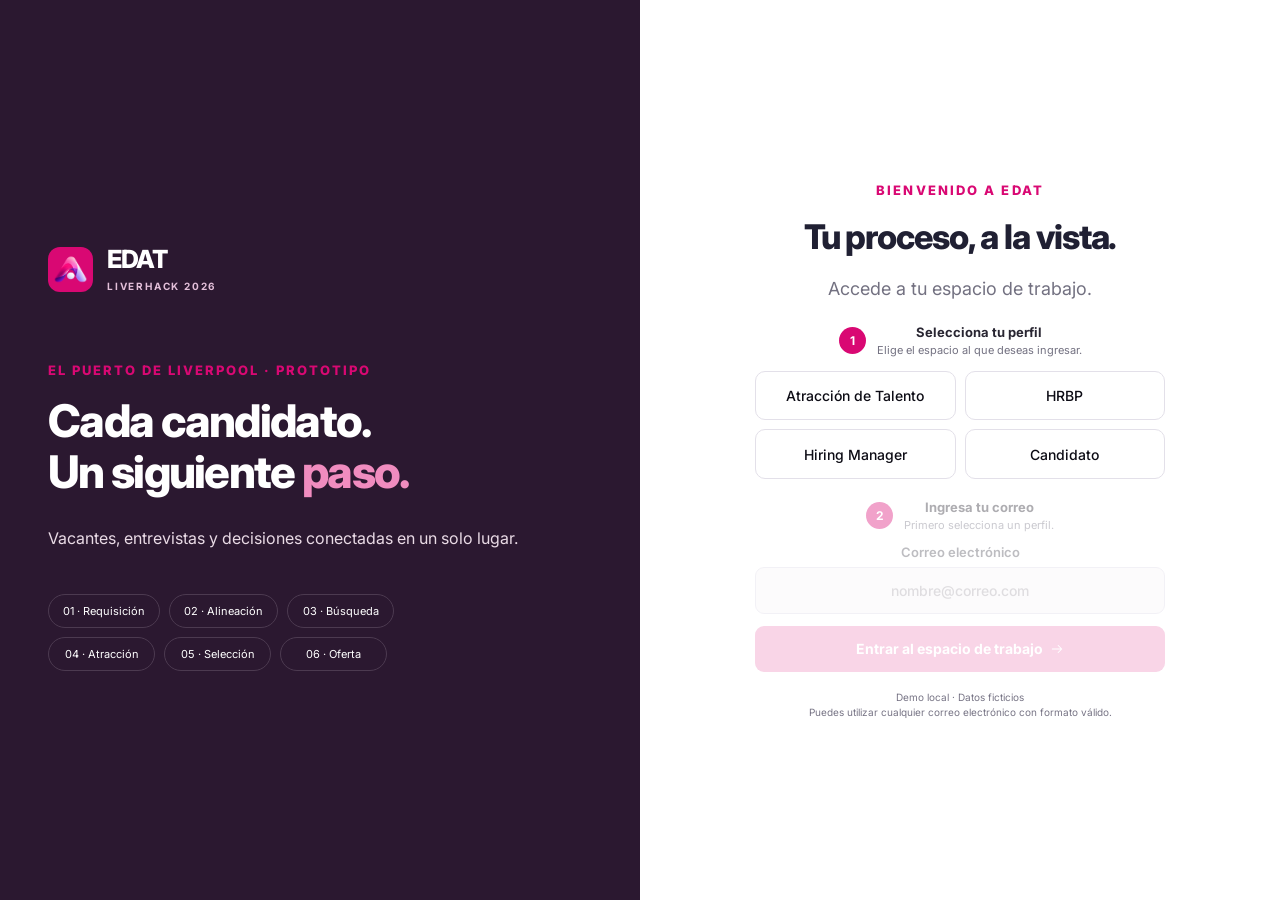
<file: html/login.html>
<!DOCTYPE html>
<html lang="es">

<head>

    <meta charset="UTF-8">

    <meta name="viewport" content="width=device-width, initial-scale=1.0">

    <title>
        EDAT | Iniciar sesión
    </title>

    <link rel="preconnect" href="https://fonts.googleapis.com">

    <link rel="preconnect" href="https://fonts.gstatic.com" crossorigin>

    <link href="https://fonts.googleapis.com/css2?family=Inter:wght@400;500;600;700;800&display=swap" rel="stylesheet">

    <link rel="stylesheet" href="../css/login.css">

    <script src="../js/login.js" defer></script>

</head>

<body>

    <main class="login-page">

        <section class="login-brand">

            <div class="brand-logo">

                <div class="brand-logo-box">
                    <img src="../recursos/Logo EDAT.png" alt="EDAT">
                </div>

                <div class="brand-logo-text">

                    <strong>
                        EDAT
                    </strong>

                    <span>
                        LIVERHACK 2026
                    </span>

                </div>

            </div>

            <div class="brand-content">

                <span class="brand-eyebrow">

                    EL PUERTO DE LIVERPOOL · PROTOTIPO

                </span>

                <h1>

                    Cada candidato.

                    <br>

                    Un siguiente

                    <span>
                        paso.
                    </span>

                </h1>

                <p>

                    Vacantes, entrevistas y decisiones
                    conectadas en un solo lugar.

                </p>

            </div>

            <div class="brand-stages">

                <span>
                    01 · Requisición
                </span>

                <span>
                    02 · Alineación
                </span>

                <span>
                    03 · Búsqueda
                </span>

                <span>
                    04 · Atracción
                </span>

                <span>
                    05 · Selección
                </span>

                <span>
                    06 · Oferta
                </span>

            </div>

        </section>

        <section class="login-form-side">

            <div class="login-container">

                <header class="login-header">

                    <span class="login-eyebrow">

                        BIENVENIDO A EDAT

                    </span>

                    <h2>

                        Tu proceso, a la vista.

                    </h2>

                    <p>

                        Accede a tu espacio de trabajo.

                    </p>

                </header>

                <section id="stepOne" class="login-step">

                    <div class="step-heading">

                        <span class="step-number">
                            1
                        </span>

                        <div>

                            <strong>
                                Selecciona tu perfil
                            </strong>

                            <p>
                                Elige el espacio al que deseas ingresar.
                            </p>

                        </div>

                    </div>

                    <div class="role-grid">

                        <button class="role-button" type="button" data-role="recruiter">

                            Atracción de Talento

                        </button>

                        <button class="role-button" type="button" data-role="hrbp">

                            HRBP

                        </button>

                        <button class="role-button" type="button" data-role="manager">

                            Hiring Manager

                        </button>

                        <button class="role-button" type="button" data-role="candidate">

                            Candidato

                        </button>

                    </div>

                </section>

                <section id="stepTwo" class="login-step step-two disabled-step">

                    <div class="step-heading">

                        <span class="step-number">
                            2
                        </span>

                        <div>

                            <strong>
                                Ingresa tu correo
                            </strong>

                            <p id="selectedRoleText">
                                Primero selecciona un perfil.
                            </p>

                        </div>

                    </div>

                    <form id="loginForm" class="login-form" novalidate>

                        <div class="form-group">

                            <label for="email">

                                Correo electrónico

                            </label>

                            <input id="email" name="email" type="email" placeholder="nombre@correo.com"
                                autocomplete="email" disabled required>

                        </div>

                        <p id="loginMessage" class="login-message">
                        </p>

                        <button id="loginButton" class="login-button" type="submit" disabled>

                            Entrar al espacio de trabajo

                            <span>
                                <svg class="talento-icon" xmlns="http://www.w3.org/2000/svg" viewBox="0 0 24 24" fill="none" stroke="currentColor" stroke-width="1.8" stroke-linecap="round" stroke-linejoin="round" aria-hidden="true" focusable="false"><path d="M4 12h16m-6-6 6 6-6 6"/></svg>
                            </span>

                        </button>

                    </form>

                </section>

                <div class="demo-info">

                    <p>
                        Demo local · Datos ficticios
                    </p>

                    <p>
                        Puedes utilizar cualquier correo electrónico
                        con formato válido.
                    </p>

                </div>

            </div>

        </section>

    </main>

</body>

</html>
</file>
<file: css/styles.css>
:root {

    --liverpool: #e10098;
    --liverpool-dark: #b8007c;
    --liverpool-soft: #fde7f5;

    --grape: #6b226d;
    --grape-soft: #f1e8f2;

    --flame: #f37021;
    --flame-soft: #ffeee2;

    --red: #dc2626;
    --red-soft: #fef2f2;

    --green: #059669;
    --green-soft: #ecfdf5;

    --yellow: #d97706;
    --yellow-soft: #fffbeb;

    --canvas: #f6f6f8;
    --white: #ffffff;

    --text: #20202a;
    --text-secondary: #6b6b76;

    --border: #e6e6eb;

    --shadow:
        0 1px 3px rgba(0, 0, 0, .05);

}

* {
    box-sizing: border-box;
    margin: 0;
    padding: 0;
}

html {
    scroll-behavior: smooth;
}

body {

    font-family:
        Inter,
        Arial,
        Helvetica,
        sans-serif;

    color: var(--text);

    background:
        var(--canvas);

}

button,
input,
select {
    font-family: inherit;
}

button {
    cursor: pointer;
}

.top-header {

    height: 72px;

    display: flex;

    align-items: center;

    justify-content: space-between;

    padding:
        0 32px;

    position: sticky;

    top: 0;

    z-index: 30;

    border-bottom:
        1px solid var(--border);

    background:
        white;

}

.brand {

    display: flex;

    align-items: center;

    gap: 12px;

}

.brand-logo {

    width: 40px;

    height: 40px;

    display: flex;

    align-items: center;

    justify-content: center;

    border-radius: 12px;

    color:
        white;

    font-size: 18px;

    font-weight: 800;

    background:
        linear-gradient(
            135deg,
            var(--grape),
            var(--liverpool)
        );

}

.brand h1 {

    font-size: 18px;

}

.brand p {

    margin-top:
        2px;

    color:
        var(--text-secondary);

    font-size: 11px;

}

.header-user {

    display: flex;

    align-items: center;

    gap: 10px;

}

.header-user strong {

    display: block;

    font-size: 13px;

}

.header-user small {

    color:
        var(--text-secondary);

}

.user-avatar {

    width:
        36px;

    height:
        36px;

    display: flex;

    align-items: center;

    justify-content: center;

    border-radius:
        10px;

    color:
        white;

    background:
        var(--grape);

    font-size: 12px;

    font-weight:
        700;

}

.main-container {

    width:
        min(
            1450px,
            calc(100% - 40px)
        );

    margin:
        0 auto;

    padding:
        32px 0 60px;

}

.hero-header {

    display: flex;

    align-items: center;

    justify-content: space-between;

    gap:
        30px;

    margin-bottom:
        24px;

}

.hero-title {

    display: flex;

    align-items: center;

    gap:
        13px;

}

.hero-icon {

    width:
        46px;

    height:
        46px;

    display: flex;

    align-items: center;

    justify-content: center;

    border-radius:
        13px;

    color:
        white;

    background:
        linear-gradient(
            135deg,
            var(--liverpool),
            var(--grape)
        );

    box-shadow:
        0 8px 20px
        rgba(225, 0, 152, .16);

    font-size: 18px;

}

.hero-title h2 {

    font-size: 24px;

}

.hero-title p {

    margin-top:
        4px;

    color:
        var(--text-secondary);

    font-size: 14px;

}

.hero-title strong {

    color:
        var(--grape);

}

.hero-actions {

    display: flex;

    align-items: center;

    gap:
        10px;

}

.search-box {

    width:
        310px;

    display: flex;

    align-items: center;

    gap:
        8px;

    padding:
        0 12px;

    border:
        1px solid var(--border);

    border-radius:
        12px;

    background:
        white;

}

.search-box input {

    width:
        100%;

    padding:
        11px 0;

    border:
        none;

    outline:
        none;

    background:
        transparent;

    color:
        var(--text);

}

.icon-button {

    width:
        43px;

    height:
        43px;

    position:
        relative;

    border:
        1px solid var(--border);

    border-radius:
        12px;

    background:
        white;

}

.notification-badge {

    width:
        21px;

    height:
        21px;

    position:
        absolute;

    top:
        -6px;

    right:
        -6px;

    display: flex;

    align-items: center;

    justify-content: center;

    border-radius:
        50%;

    color:
        white;

    background:
        var(--red);

    font-size: 10px;

    font-weight:
        700;

}

.kpi-grid {

    display:
        grid;

    grid-template-columns:
        repeat(4, 1fr);

    gap:
        15px;

    margin-bottom:
        20px;

}

.kpi-card {

    padding:
        18px;

    border:
        1px solid var(--border);

    border-radius:
        16px;

    background:
        white;

    box-shadow:
        var(--shadow);

}

.kpi-line {

    width:
        42px;

    height:
        4px;

    margin-bottom:
        14px;

    border-radius:
        999px;

}

.kpi-line.grape {

    background:
        linear-gradient(
            90deg,
            var(--grape),
            #933795
        );

}

.kpi-line.pink {

    background:
        linear-gradient(
            90deg,
            var(--liverpool),
            #ff4fbb
        );

}

.kpi-line.flame {

    background:
        linear-gradient(
            90deg,
            var(--flame),
            #ff9a5a
        );

}

.kpi-card span {

    color:
        var(--text-secondary);

    font-size: 11px;

    text-transform:
        uppercase;

    letter-spacing:
        .5px;

}

.kpi-card strong {

    display:
        block;

    margin-top:
        5px;

    font-size: 28px;

}

.kpi-card p {

    margin-top:
        4px;

    color:
        var(--text-secondary);

    font-size: 11px;

}

.card {

    margin-bottom:
        20px;

    padding:
        20px;

    border:
        1px solid var(--border);

    border-radius:
        16px;

    background:
        white;

    box-shadow:
        var(--shadow);

}

.section-header {

    display: flex;

    align-items:
        flex-start;

    justify-content:
        space-between;

    gap:
        20px;

    margin-bottom:
        20px;

}

.section-header h3,
.candidate-section-header h3 {

    color:
        #111827;

    font-size: 14px;

    font-weight:
        600;

}

.section-header p,
.candidate-section-header p {

    margin-top:
        4px;

    color:
        var(--text-secondary);

    font-size: 11px;

}

.close-small {

    border:
        none;

    background:
        transparent;

    color:
        var(--text-secondary);

    font-size: 24px;

}

.alerts-panel {

    max-height:
        500px;

    overflow:
        hidden;

    opacity:
        1;

    transition:
        .3s ease;

}

.alerts-panel.hidden {

    max-height:
        0;

    margin-bottom:
        0;

    padding-top:
        0;

    padding-bottom:
        0;

    opacity:
        0;

    border-width:
        0;

}

.alerts-grid {

    display:
        grid;

    grid-template-columns:
        repeat(3, 1fr);

    gap:
        12px;

}

.alert {

    display:
        flex;

    gap:
        11px;

    padding:
        14px;

    border:
        1px solid;

    border-radius:
        12px;

}

.alert.critical {

    border-color:
        #fecaca;

    background:
        var(--red-soft);

}

.alert.warning {

    border-color:
        #fed7aa;

    background:
        var(--flame-soft);

}

.alert.info {

    border-color:
        #dec9df;

    background:
        var(--grape-soft);

}

.alert-icon {

    font-size: 18px;

}

.alert h4 {

    font-size: 13px;

}

.alert p {

    margin-top:
        4px;

    color:
        #62626c;

    line-height:
        1.45;

    font-size: 11px;

}

.alert small {

    display:
        block;

    margin-top:
        5px;

    color:
        #8a8991;

    font-size: 10px;

}

.vacancy-summary {

    display:
        flex;

    align-items:
        center;

    justify-content:
        space-between;

    gap:
        30px;

    margin-bottom:
        20px;

    padding:
        23px;

    border-radius:
        18px;

    color:
        white;

    background:
        linear-gradient(
            115deg,
            #45194b,
            var(--grape),
            var(--liverpool)
        );

}

.eyebrow {

    font-size: 10px;

    font-weight:
        800;

    letter-spacing:
        1.2px;

    opacity:
        .8;

}

.vacancy-summary h2 {

    margin-top:
        5px;

    font-size: 24px;

}

.vacancy-summary > div > p {

    margin-top:
        6px;

    opacity:
        .8;

    font-size: 12px;

}

.vacancy-summary-info {

    display:
        grid;

    grid-template-columns:
        repeat(4, auto);

    gap:
        26px;

}

.vacancy-summary-info span {

    display:
        block;

    opacity:
        .7;

    font-size: 10px;

}

.vacancy-summary-info strong {

    display:
        block;

    margin-top:
        4px;

    font-size: 12px;

}

.open-status {

    color:
        #b9ffd8;

}

.stage-global-status {

    padding:
        5px 12px;

    border-radius:
        999px;

    color:
        var(--flame);

    background:
        var(--flame-soft);

    font-size: 11px;

    font-weight:
        600;

}

.vacancy-timeline {

    display:
        grid;

    grid-template-columns:
        repeat(6, 1fr);

    gap:
        12px;

}

.timeline-stage {

    position:
        relative;

    min-width:
        0;

    padding:
        13px;

    border:
        1px solid var(--border);

    border-radius:
        13px;

    background:
        white;

    transition:
        transform .2s ease,
        box-shadow .2s ease;

}

.timeline-stage:hover {

    transform:
        translateY(-1px);

    box-shadow:
        0 3px 10px
        rgba(0, 0, 0, .055);

}

.timeline-stage.done {

    border-color:
        rgba(107, 34, 109, .20);

    background:
        var(--grape-soft);

}

.timeline-stage.current {

    border-color:
        var(--liverpool);

    background:
        var(--liverpool-soft);

}

.timeline-stage:not(:last-child)::after {

    content:
        "";

    width:
        7px;

    height:
        7px;

    position:
        absolute;

    top:
        50%;

    right:
        -8px;

    z-index:
        5;

    border-top:
        1px solid #d6d6dc;

    border-right:
        1px solid #d6d6dc;

    transform:
        translateY(-50%)
        rotate(45deg);

}

.timeline-stage-header {

    display:
        flex;

    align-items:
        center;

    justify-content:
        space-between;

    gap:
        7px;

}

.stage-number {

    width:
        27px;

    height:
        27px;

    flex-shrink:
        0;

    display:
        flex;

    align-items:
        center;

    justify-content:
        center;

    border-radius:
        8px;

    color:
        white;

    background:
        #c2c2c8;

    font-size: 11px;

    font-weight:
        700;

}

.done .stage-number {

    background:
        var(--grape);

}

.current .stage-number {

    background:
        var(--liverpool);

}

.timeline-stage h4 {

    flex:
        1;

    font-size: 12px;

}

.edit-stage {

    border:
        none;

    color:
        var(--text-secondary);

    background:
        transparent;

    font-size: 13px;

}

.edit-stage:hover {

    color:
        var(--liverpool);

}

.stage-owner {

    margin-top:
        10px;

    color:
        var(--text-secondary);

    font-size: 10px;

}

.stage-time {

    display:
        flex;

    align-items:
        center;

    gap:
        5px;

    margin-top:
        10px;

    font-size: 10px;

    font-weight:
        600;

}

.stage-time.over {

    color:
        var(--red);

}

.progress {

    width:
        100%;

    height:
        6px;

    margin-top:
        9px;

    overflow:
        hidden;

    border-radius:
        999px;

    background:
        #efedf0;

}

.progress-fill {

    height:
        100%;

    border-radius:
        999px;

    background:
        linear-gradient(
            90deg,
            var(--grape),
            var(--liverpool)
        );

    transition:
        width .5s ease;

}

.timeline-stage.done .progress {

    background:
        rgba(255, 255, 255, .8);

}

.timeline-stage.done .progress-fill {

    background:
        var(--flame);

}

.progress-fill.warning {

    background:
        var(--flame);

}

.progress-fill.danger {

    background:
        var(--red);

}

.stage-editor {

    display:
        none;

    margin-top:
        12px;

    padding:
        10px;

    border:
        1px solid var(--border);

    border-radius:
        9px;

    background:
        white;

}

.stage-editor.active {

    display:
        block;

}

.stage-editor label {

    display:
        block;

    margin-bottom:
        8px;

    color:
        var(--text-secondary);

    font-size: 10px;

    font-weight:
        700;

    text-transform:
        uppercase;

}

.stage-editor input,
.stage-editor select {

    width:
        100%;

    margin-top:
        4px;

    padding:
        7px;

    border:
        1px solid var(--border);

    border-radius:
        6px;

    outline:
        none;

}

.stage-editor input:focus,
.stage-editor select:focus {

    border-color:
        var(--liverpool);

}

.stage-editor button {

    width:
        100%;

    padding:
        7px;

    border:
        none;

    border-radius:
        7px;

    color:
        white;

    background:
        var(--liverpool);

}

.candidate-section-header {

    display:
        flex;

    align-items:
        center;

    justify-content:
        space-between;

    gap:
        20px;

}

.filters {

    display:
        flex;

    justify-content:
        flex-end;

    flex-wrap:
        wrap;

    gap:
        7px;

    margin:
        18px 0;

}

.filter-button {

    padding:
        6px 14px;

    border:
        1px solid var(--border);

    border-radius:
        999px;

    color:
        #5f6068;

    background:
        white;

    font-size: 11px;

    font-weight:
        600;

}

.filter-button:hover {

    border-color:
        var(--grape);

    color:
        var(--grape);

}

.filter-button.active {

    border-color:
        var(--grape);

    color:
        white;

    background:
        var(--grape);

}

.arena-button {

    padding:
        10px 15px;

    border:
        none;

    border-radius:
        11px;

    color:
        white;

    background:
        linear-gradient(
            135deg,
            var(--grape),
            var(--liverpool)
        );

    font-weight:
        700;

}

.arena-button:disabled {

    opacity:
        .4;

    cursor:
        not-allowed;

}

.arena-button span {

    width:
        20px;

    height:
        20px;

    display:
        inline-flex;

    align-items:
        center;

    justify-content:
        center;

    margin-left:
        5px;

    border-radius:
        50%;

    color:
        var(--grape);

    background:
        white;

}

.candidate-grid {

    display:
        grid;

    grid-template-columns:
        repeat(3, 1fr);

    gap:
        13px;

}

.candidate-card {

    padding:
        16px;

    border:
        1px solid var(--border);

    border-radius:
        14px;

    background:
        white;

    transition:
        transform .2s ease,
        box-shadow .2s ease,
        border-color .2s ease;

}

.candidate-card:hover {

    transform:
        translateY(-2px);

    box-shadow:
        0 8px 25px
        rgba(0, 0, 0, .07);

}

.candidate-card.selected {

    border-color:
        var(--liverpool);

    background:
        rgba(253, 231, 245, .40);

}

.candidate-top {

    display:
        flex;

    align-items:
        flex-start;

    gap:
        10px;

}

.candidate-checkbox {

    width:
        16px;

    height:
        16px;

    margin-top:
        4px;

    accent-color:
        var(--liverpool);

}

.candidate-avatar {

    width:
        48px;

    height:
        48px;

    flex-shrink:
        0;

    display:
        flex;

    align-items:
        center;

    justify-content:
        center;

    border-radius:
        13px;

    color:
        white;

    background:
        linear-gradient(
            135deg,
            var(--grape),
            var(--liverpool)
        );

    font-size: 13px;

    font-weight:
        800;

}

.candidate-basic {

    min-width:
        0;

    flex:
        1;

}

.candidate-basic h4 {

    overflow:
        hidden;

    white-space:
        nowrap;

    text-overflow:
        ellipsis;

    font-size: 13px;

}

.candidate-basic p {

    overflow:
        hidden;

    margin-top:
        3px;

    color:
        var(--text-secondary);

    white-space:
        nowrap;

    text-overflow:
        ellipsis;

    font-size: 11px;

}

.location {

    display:
        block;

    margin-top:
        4px;

    color:
        var(--text-secondary);

    font-size: 10px;

}

.status {

    padding:
        4px 8px;

    border-radius:
        999px;

    white-space:
        nowrap;

    font-size: 10px;

    font-weight:
        700;

}

.status.finalista {

    color:
        var(--liverpool-dark);

    background:
        var(--liverpool-soft);

}

.status.proceso {

    color:
        #c15212;

    background:
        var(--flame-soft);

}

.status.descartado {

    color:
        #666;

    background:
        #ededf0;

}

.compatibility {

    margin-top:
        15px;

}

.compatibility-header {

    display:
        flex;

    justify-content:
        space-between;

    margin-bottom:
        5px;

    color:
        #60606a;

    font-size: 10px;

}

.compatibility-header strong {

    color:
        var(--liverpool);

}

.candidate-footer {

    display:
        flex;

    align-items:
        center;

    justify-content:
        space-between;

    gap:
        10px;

    margin-top:
        14px;

}

.process-days {

    color:
        var(--text-secondary);

    font-size: 10px;

}

.candidate-buttons {

    display:
        flex;

    gap:
        6px;

}

.small-button {

    padding:
        7px 9px;

    border:
        1px solid var(--border);

    border-radius:
        8px;

    color:
        #52525d;

    background:
        white;

    font-size: 10px;

    font-weight:
        600;

}

.small-button:hover {

    border-color:
        var(--grape);

    color:
        var(--grape);

}

.small-button.primary {

    border-color:
        var(--liverpool);

    color:
        white;

    background:
        var(--liverpool);

}

.small-button.primary:hover {

    color:
        white;

    background:
        var(--liverpool-dark);

}

.empty-state {

    grid-column:
        1 / -1;

    padding:
        50px;

    text-align:
        center;

    color:
        var(--text-secondary);

}

.sheet-overlay {

    position:
        fixed;

    inset:
        0;

    z-index:
        90;

    visibility:
        hidden;

    opacity:
        0;

    background:
        rgba(0, 0, 0, .42);

    transition:
        .25s;

}

.sheet-overlay.active {

    visibility:
        visible;

    opacity:
        1;

}

.candidate-sheet {

    width:
        min(560px, 100%);

    height:
        100vh;

    position:
        fixed;

    top:
        0;

    right:
        0;

    z-index:
        100;

    transform:
        translateX(100%);

    background:
        var(--canvas);

    box-shadow:
        -15px 0 40px
        rgba(0, 0, 0, .18);

    transition:
        transform .32s ease;

}

.candidate-sheet.active {

    transform:
        translateX(0);

}

.candidate-sheet-content {

    height:
        100%;

    display:
        flex;

    flex-direction:
        column;

}

.sheet-header {

    display:
        flex;

    align-items:
        flex-start;

    gap:
        13px;

    padding:
        20px;

    color:
        white;

    background:
        linear-gradient(
            100deg,
            var(--grape),
            var(--liverpool)
        );

}

.sheet-header-avatar {

    width:
        55px;

    height:
        55px;

    flex-shrink:
        0;

    display:
        flex;

    align-items:
        center;

    justify-content:
        center;

    border-radius:
        15px;

    background:
        rgba(255, 255, 255, .18);

    font-size: 16px;

    font-weight:
        700;

}

.sheet-header-info {

    min-width:
        0;

    flex:
        1;

}

.sheet-header-info h2 {

    font-size: 18px;

}

.sheet-header-info > p {

    margin-top:
        3px;

    opacity:
        .85;

    font-size: 12px;

}

.sheet-tags {

    display:
        flex;

    flex-wrap:
        wrap;

    gap:
        5px;

    margin-top:
        9px;

}

.sheet-tag {

    padding:
        4px 8px;

    border-radius:
        999px;

    background:
        rgba(255, 255, 255, .18);

    font-size: 10px;

}

.compatibility-tag {

    color:
        var(--liverpool);

    background:
        white;

    font-weight:
        800;

}

.close-sheet {

    border:
        none;

    color:
        white;

    background:
        transparent;

    font-size: 24px;

}

.sheet-scroll {

    flex:
        1;

    overflow-y:
        auto;

    padding:
        20px;

}

.sheet-section {

    margin-bottom:
        24px;

}

.sheet-section h3 {

    margin-bottom:
        10px;

    font-size: 13px;

}

.summary-box {

    padding:
        14px;

    border:
        1px solid var(--border);

    border-radius:
        10px;

    background:
        white;

    color:
        #555560;

    line-height:
        1.55;

    font-size: 11px;

}

.info-grid {

    display:
        grid;

    grid-template-columns:
        repeat(2, 1fr);

    gap:
        9px;

    margin-top:
        10px;

}

.info-box {

    display:
        flex;

    gap:
        9px;

    padding:
        11px;

    border:
        1px solid var(--border);

    border-radius:
        9px;

    background:
        white;

}

.info-icon {

    font-size: 16px;

}

.info-box span {

    display:
        block;

    color:
        var(--text-secondary);

    font-size: 10px;

}

.info-box strong {

    display:
        block;

    margin-top:
        3px;

    font-size: 10px;

}

.cv-viewer {

    overflow:
        hidden;

    border:
        1px solid var(--border);

    border-radius:
        11px;

    background:
        #dddde2;

}

.cv-toolbar {

    display:
        flex;

    align-items:
        center;

    justify-content:
        space-between;

    gap:
        8px;

    padding:
        8px 10px;

    background:
        #292933;

    color:
        white;

    font-size: 10px;

}

.cv-toolbar-actions {

    display:
        flex;

    gap:
        5px;

}

.cv-toolbar button {

    padding:
        5px 8px;

    border:
        none;

    border-radius:
        5px;

    background:
        #41414c;

    color:
        white;

}

.cv-paper-wrap {

    overflow:
        auto;

    padding:
        18px;

}

.cv-paper {

    min-height:
        440px;

    padding:
        35px;

    transform-origin:
        top left;

    background:
        white;

    box-shadow:
        0 3px 15px
        rgba(0, 0, 0, .12);

}

.cv-paper h4 {

    font-size: 14px;

}

.cv-block {

    margin-top:
        15px;

    white-space:
        pre-line;

    color:
        #44444d;

    line-height:
        1.55;

    font-size: 10px;

}

.assess-card {

    padding:
        15px;

    border:
        1px solid var(--border);

    border-radius:
        11px;

    background:
        white;

}

.assess-main {

    display:
        grid;

    grid-template-columns:
        100px 1fr;

    gap:
        18px;

    align-items:
        center;

}

.compatibility-circle {

    width:
        90px;

    height:
        90px;

    display:
        flex;

    align-items:
        center;

    justify-content:
        center;

    border:
        7px solid var(--liverpool-soft);

    border-top-color:
        var(--liverpool);

    border-radius:
        50%;

    color:
        var(--liverpool);

    font-size: 18px;

    font-weight:
        800;

}

.dimension {

    margin-bottom:
        8px;

}

.dimension-header {

    display:
        flex;

    justify-content:
        space-between;

    font-size: 10px;

}

.strengths-grid {

    display:
        grid;

    grid-template-columns:
        1fr 1fr;

    gap:
        10px;

    margin-top:
        15px;

}

.strength-box {

    padding:
        12px;

    border-radius:
        9px;

    font-size: 10px;

}

.strength-box.good {

    background:
        var(--green-soft);

}

.strength-box.opportunity {

    background:
        var(--flame-soft);

}

.strength-box strong {

    display:
        block;

    margin-bottom:
        7px;

}

.strength-box ul {

    padding-left:
        16px;

}

.strength-box li {

    margin-bottom:
        4px;

}

.recommendation {

    margin-top:
        12px;

    padding:
        12px;

    border-left:
        4px solid var(--grape);

    background:
        var(--grape-soft);

    color:
        #55505a;

    line-height:
        1.5;

    font-size: 10px;

}

.interview-item {

    margin-bottom:
        9px;

    padding:
        12px;

    border:
        1px solid var(--border);

    border-radius:
        9px;

    background:
        white;

}

.interview-top {

    display:
        flex;

    justify-content:
        space-between;

    gap:
        10px;

}

.interview-item h4 {

    font-size: 11px;

}

.interview-item small {

    display:
        block;

    margin-top:
        2px;

    color:
        var(--text-secondary);

}

.interview-item p {

    margin-top:
        8px;

    color:
        #5d5d65;

    line-height:
        1.5;

    font-size: 10px;

}

.verdict {

    padding:
        3px 7px;

    border-radius:
        999px;

    white-space:
        nowrap;

    font-size: 8px;

    font-weight:
        700;

}

.verdict.recomendado {

    color:
        var(--green);

    background:
        var(--green-soft);

}

.verdict.reservas {

    color:
        var(--flame);

    background:
        var(--flame-soft);

}

.verdict.no-recomendado {

    color:
        var(--red);

    background:
        var(--red-soft);

}

.modal-overlay {

    position:
        fixed;

    inset:
        0;

    z-index:
        200;

    visibility:
        hidden;

    opacity:
        0;

    display:
        flex;

    align-items:
        center;

    justify-content:
        center;

    padding:
        25px;

    background:
        rgba(0, 0, 0, .52);

    transition:
        .25s;

}

.modal-overlay.active {

    visibility:
        visible;

    opacity:
        1;

}

.arena-modal {

    width:
        min(1250px, 96vw);

    max-height:
        92vh;

    overflow:
        hidden;

    border-radius:
        16px;

    background:
        white;

    box-shadow:
        0 20px 60px
        rgba(0, 0, 0, .2);

}

.arena-header {

    display:
        flex;

    align-items:
        center;

    justify-content:
        space-between;

    padding:
        17px 21px;

    color:
        white;

    background:
        linear-gradient(
            90deg,
            var(--grape),
            var(--liverpool)
        );

}

.arena-header h2 {

    font-size: 18px;

}

.arena-header p {

    margin-top:
        2px;

    opacity:
        .8;

    font-size: 10px;

}

.arena-close {

    border:
        none;

    color:
        white;

    background:
        transparent;

    font-size: 28px;

}

.arena-content {

    max-height:
        calc(92vh - 70px);

    overflow:
        auto;

}

.arena-table {

    width:
        100%;

    min-width:
        850px;

    border-collapse:
        collapse;

    background:
        white;

}

.arena-table th,
.arena-table td {

    padding:
        12px;

    border-right:
        1px solid var(--border);

    border-bottom:
        1px solid var(--border);

    text-align:
        left;

    vertical-align:
        top;

    font-size: 10px;

}

.arena-table th {

    position:
        sticky;

    top:
        0;

    z-index:
        3;

    background:
        white;

}

.arena-table .criterion {

    width:
        180px;

    color:
        #666;

    font-weight:
        700;

}

.arena-candidate {

    display:
        flex;

    align-items:
        center;

    gap:
        8px;

}

.arena-candidate .candidate-avatar {

    width:
        36px;

    height:
        36px;

    border-radius:
        9px;

    font-size: 10px;

}

.compat-row {

    background:
        rgba(253, 231, 245, .55);

}

.final-row {

    background:
        var(--grape-soft);

}

.finalist-button {

    width:
        100%;

    padding:
        8px;

    border:
        1px solid #d3add5;

    border-radius:
        8px;

    color:
        var(--grape);

    background:
        white;

    font-size: 10px;

    font-weight:
        700;

}

.finalist-button.selected {

    border-color:
        var(--liverpool);

    color:
        white;

    background:
        var(--liverpool);

}

.arena-footer {

    position:
        sticky;

    bottom:
        0;

    display:
        flex;

    align-items:
        center;

    justify-content:
        space-between;

    gap:
        20px;

    padding:
        14px 18px;

    border-top:
        1px solid var(--border);

    background:
        white;

}

.arena-footer p {

    color:
        var(--text-secondary);

    font-size: 10px;

}

.send-finalists {

    padding:
        10px 16px;

    border:
        none;

    border-radius:
        9px;

    color:
        white;

    background:
        var(--liverpool);

    font-weight:
        700;

}

.send-finalists:disabled {

    opacity:
        .4;

    cursor:
        not-allowed;

}

.toast {

    position:
        fixed;

    right:
        24px;

    bottom:
        24px;

    z-index:
        400;

    max-width:
        360px;

    padding:
        12px 16px;

    opacity:
        0;

    pointer-events:
        none;

    transform:
        translateY(15px);

    border-radius:
        9px;

    color:
        white;

    background:
        #2a2028;

    box-shadow:
        0 10px 30px
        rgba(0, 0, 0, .17);

    font-size: 11px;

    transition:
        .25s;

}

.toast.active {

    opacity:
        1;

    transform:
        translateY(0);

}

@media (max-width: 1150px) {

    .vacancy-timeline {

        grid-template-columns:
            repeat(3, 1fr);

    }

    .timeline-stage::after {

        display:
            none;

    }

    .candidate-grid {

        grid-template-columns:
            repeat(2, 1fr);

    }

}

@media (max-width: 850px) {

    .kpi-grid {

        grid-template-columns:
            repeat(2, 1fr);

    }

    .alerts-grid {

        grid-template-columns:
            1fr;

    }

    .vacancy-summary {

        align-items:
            flex-start;

        flex-direction:
            column;

    }

    .vacancy-summary-info {

        width:
            100%;

        grid-template-columns:
            repeat(2, 1fr);

    }

}

@media (max-width: 650px) {

    .top-header {

        height:
            auto;

        padding:
            12px 18px;

    }

    .header-user div:last-child {

        display:
            none;

    }

    .main-container {

        width:
            calc(100% - 22px);

        padding-top:
            20px;

    }

    .hero-header {

        align-items:
            flex-start;

        flex-direction:
            column;

    }

    .hero-actions,
    .search-box {

        width:
            100%;

    }

    .kpi-grid {

        grid-template-columns:
            1fr 1fr;

    }

    .vacancy-timeline,
    .candidate-grid {

        grid-template-columns:
            1fr;

    }

    .candidate-section-header {

        align-items:
            flex-start;

        flex-direction:
            column;

    }

    .filters {

        justify-content:
            flex-start;

    }

    .info-grid,
    .strengths-grid {

        grid-template-columns:
            1fr;

    }

    .assess-main {

        grid-template-columns:
            1fr;

    }

}

:root {
  --talento-font: "Inter", Arial, Helvetica, sans-serif;
  --brand-pink: #d90873;
  --brand-dark: #2b1830;
  --liverpool: #d90873; --liverpool-dark: #c40768; --liverpool-soft: #fff0f6;
  --hm-liverpool: #d90873; --hm-liverpool-dark: #c40768; --hm-liverpool-soft: #fff0f6;
  --pink: #d90873; --pink-dark: #c40768; --pink-soft: #fff0f6;
  --grape: #2b1830; --hm-grape: #2b1830;
  --text: #202033; --hm-text: #202033;
  --text-secondary: #737181; --text-soft: #737181; --hm-text-soft: #737181;
  --border: #e3e0e9; --hm-border: #e3e0e9;
}
body, button, input, select, textarea { font-family: var(--talento-font); }
.talento-icon {
  display: inline-block; width: 1em; height: 1em; min-width: 1em;
  vertical-align: -0.125em; flex-shrink: 0; pointer-events: none;
}
.talento-logo-image {
  display: block; width: 100%; height: 100%; object-fit: contain; padding: 5px;
}
.brand-logo { background: var(--brand-pink); overflow: hidden; }
.brand h1 { font-size: 24px; font-weight: 800; }
.hero-title h2, .vacancy-summary h2 { font-size: 28px; }
.section-header h3, .candidate-section-header h3 { font-size: 18px; }
.brand p { font-size: 11px; font-weight: 700; letter-spacing: 1.8px; }
</file>
<file: css/at-flow.css>
.at-layout {
    display: grid;
    min-height: 100vh;
    grid-template-columns: 248px minmax(0, 1fr);
}

.at-sidebar {
    display: flex;
    flex-direction: column;
    gap: 18px;
    padding: 22px 18px;
    position: sticky;
    top: 0;
    height: 100vh;
    border-right: 1px solid var(--border);
    background: #fff;
}

.at-brand {
    display: flex;
    align-items: center;
    gap: 11px;
}

.at-brand__mark {
    display: grid;
    width: 42px;
    height: 42px;
    flex-shrink: 0;
    border-radius: 11px;
    background: var(--brand-pink);
    overflow: hidden;
    place-items: center;
}

.at-brand__name {
    display: flex;
    flex-direction: column;
}

.at-brand__name strong {
    font-size: 24px;
    font-weight: 800;
}

.at-brand__name span {
    color: var(--text-secondary);
    font-size: 11px;
    font-weight: 700;
    letter-spacing: 1.8px;
}

.at-nav {
    display: flex;
    flex-direction: column;
    gap: 6px;
}

.at-nav__link {
    display: flex;
    align-items: center;
    gap: 10px;
    padding: 11px 13px;
    border: none;
    border-radius: 11px;
    background: transparent;
    color: var(--text-secondary);
    font-size: 13px;
    font-weight: 600;
    text-align: left;
    cursor: pointer;
    transition: background .2s ease, color .2s ease;
}

.at-nav__link:hover {
    background: var(--liverpool-soft);
    color: var(--liverpool);
}

.at-nav__link.is-active {
    background: var(--liverpool);
    color: #fff;
}

.at-nav__icon {
    font-size: 15px;
}

.at-nav__badge {
    min-width: 20px;
    margin-left: auto;
    padding: 2px 6px;
    border-radius: 999px;
    background: var(--liverpool);
    color: #fff;
    font-size: 10px;
    font-weight: 800;
    text-align: center;
}

.at-nav__link.is-active .at-nav__badge {
    background: #fff;
    color: var(--liverpool);
}

.at-nav__badge[hidden] {
    display: none;
}

.at-sidebar__foot {
    display: flex;
    flex-direction: column;
    gap: 10px;
    margin-top: auto;
}

.at-sidebar__user {
    display: flex;
    align-items: center;
    gap: 10px;
    padding-top: 14px;
    border-top: 1px solid var(--border);
}

.at-sidebar__user strong {
    display: block;
    font-size: 13px;
}

.at-sidebar__user small {
    display: block;
    color: var(--text-secondary);
    font-size: 11px;
}

.at-exit {
    padding: 10px 14px;
    border: 1px solid var(--border);
    border-radius: 11px;
    background: #fff;
    color: var(--text-secondary);
    font-size: 12px;
    font-weight: 700;
    cursor: pointer;
    transition: border-color .2s ease, color .2s ease;
}

.at-exit:hover {
    border-color: var(--liverpool);
    color: var(--liverpool);
}

.at-view[hidden] {
    display: none;
}

.at-detail-list {
    display: grid;
    gap: 10px;
    margin-top: 16px;
    grid-template-columns: repeat(auto-fit, minmax(240px, 1fr));
    list-style: none;
}

.at-detail-list li {
    padding: 13px 15px;
    border: 1px solid var(--border);
    border-radius: 12px;
    background: #fff;
}

.at-detail-list span {
    display: block;
    color: var(--text-secondary);
    font-size: 10px;
    font-weight: 800;
    letter-spacing: .7px;
    text-transform: uppercase;
}

.at-detail-list strong {
    display: block;
    margin-top: 5px;
    font-size: 13px;
    font-weight: 600;
}

.at-chip-list {
    display: flex;
    flex-wrap: wrap;
    gap: 8px;
    margin-top: 12px;
    list-style: none;
}

.at-chip-list li {
    display: flex;
    align-items: center;
    gap: 8px;
    padding: 7px 12px;
    border: 1px solid var(--border);
    border-radius: 999px;
    background: #fff;
    font-size: 12px;
}

.at-chip-list button {
    border: none;
    background: transparent;
    color: var(--text-secondary);
    font-size: 14px;
    line-height: 1;
    cursor: pointer;
}

.at-chip-list button:hover {
    color: var(--liverpool);
}

.at-field {
    display: flex;
    flex-direction: column;
    gap: 6px;
    margin-top: 16px;
}

.at-field label {
    color: var(--text-secondary);
    font-size: 11px;
    font-weight: 700;
    letter-spacing: .6px;
    text-transform: uppercase;
}

.at-field input,
.at-field select,
.at-field textarea {
    padding: 11px 13px;
    border: 1px solid var(--border);
    border-radius: 11px;
    background: #fff;
    color: var(--text);
    font-size: 13px;
    resize: vertical;
}

.at-field input:focus,
.at-field select:focus,
.at-field textarea:focus {
    border-color: var(--liverpool);
    outline: none;
    box-shadow: 0 0 0 3px rgba(217, 8, 115, .12);
}

.at-inline-field {
    display: flex;
    gap: 10px;
    align-items: flex-end;
}

.at-inline-field .at-field {
    flex: 1;
    margin-top: 0;
}

.at-actions {
    display: flex;
    flex-wrap: wrap;
    gap: 10px;
    margin-top: 18px;
}

.at-button {
    padding: 12px 18px;
    border: none;
    border-radius: 11px;
    background: var(--liverpool);
    color: #fff;
    font-size: 13px;
    font-weight: 700;
    cursor: pointer;
    transition: background .2s ease, transform .15s ease;
}

.at-button:hover:not([disabled]) {
    background: var(--liverpool-dark);
    transform: translateY(-1px);
}

.at-button--ghost {
    border: 1px solid var(--border);
    background: #fff;
    color: var(--text-secondary);
}

.at-button--ghost:hover:not([disabled]) {
    border-color: var(--liverpool);
    background: #fff;
    color: var(--liverpool);
}

.at-button[disabled] {
    opacity: .45;
    cursor: not-allowed;
    transform: none;
}

.at-note {
    margin-top: 14px;
    padding: 16px;
    border: 1px dashed var(--border);
    border-radius: 14px;
    color: var(--text-secondary);
    font-size: 13px;
    text-align: center;
}

.at-hint {
    margin-top: 12px;
    color: var(--text-secondary);
    font-size: 12px;
    line-height: 1.6;
}

.at-interviews {
    display: flex;
    flex-direction: column;
    gap: 12px;
    margin-top: 18px;
}

.at-interview {
    display: grid;
    align-items: center;
    gap: 14px;
    padding: 15px 17px;
    border: 1px solid var(--border);
    border-radius: 14px;
    background: #fff;
    grid-template-columns: 44px minmax(0, 1fr) auto auto;
}

.at-interview__avatar {
    display: grid;
    width: 44px;
    height: 44px;
    border-radius: 12px;
    background: linear-gradient(135deg, var(--grape), var(--liverpool));
    color: #fff;
    font-size: 13px;
    font-weight: 800;
    place-items: center;
}

.at-interview__info strong {
    display: block;
    font-size: 14px;
}

.at-interview__info p {
    margin-top: 3px;
    color: var(--text-secondary);
    font-size: 12px;
}

.at-tag {
    padding: 6px 12px;
    border-radius: 999px;
    font-size: 10px;
    font-weight: 800;
    letter-spacing: .5px;
    text-transform: uppercase;
    white-space: nowrap;
}

.at-tag--pendiente {
    background: var(--yellow-soft, #fffbeb);
    color: #b45309;
}

.at-tag--lista {
    background: var(--green-soft, #ecfdf5);
    color: #059669;
}

.at-tag--neutral {
    background: #f4f4f6;
    color: var(--text-secondary);
}

.at-eval-card {
    padding: 17px 19px;
    border: 1px solid var(--border);
    border-radius: 14px;
    background: #fff;
}

.at-eval-card__head {
    display: flex;
    align-items: center;
    gap: 12px;
}

.at-eval-card__head strong {
    font-size: 14px;
}

.at-eval-card__head p {
    margin-top: 2px;
    color: var(--text-secondary);
    font-size: 12px;
}

.at-eval-card__head .at-tag {
    margin-left: auto;
}

.at-score-grid {
    display: grid;
    gap: 14px;
    margin-top: 14px;
    grid-template-columns: repeat(auto-fit, minmax(150px, 1fr));
}

.at-eval-done {
    display: flex;
    flex-wrap: wrap;
    gap: 8px;
    margin-top: 14px;
}

.at-eval-done span {
    padding: 7px 13px;
    border-radius: 999px;
    background: var(--liverpool-soft);
    color: var(--liverpool);
    font-size: 12px;
    font-weight: 700;
}

.at-eval-comment {
    margin-top: 12px;
    padding: 13px 15px;
    border-radius: 12px;
    background: var(--canvas, #f6f6f8);
    color: var(--text-secondary);
    font-size: 12px;
    line-height: 1.6;
}

@media (max-width: 1050px) {

    .at-layout {
        grid-template-columns: 1fr;
    }

    .at-sidebar {
        position: static;
        height: auto;
        border-right: none;
        border-bottom: 1px solid var(--border);
    }

    .at-nav {
        flex-direction: row;
        flex-wrap: wrap;
    }

    .at-interview {
        grid-template-columns: 44px minmax(0, 1fr);
    }

    .at-interview .at-tag,
    .at-interview .at-button {
        grid-column: 2;
        justify-self: start;
    }

}
</file>
<file: css/candidato.css>
/* =========================================================
   CANDIDATO - LIVERPOOL TALENTO
========================================================= */

:root {

    --pink:
        #c6007e;

    --pink-dark:
        #a80069;

    --pink-soft:
        #fff1f8;

    --green:
        #337b18;

    --green-soft:
        #eefbdc;

    --canvas:
        #faf8f7;

    --text:
        #171519;

    --text-soft:
        #686269;

    --border:
        #eee9eb;

    --shadow:
        0 1px 3px rgba(44, 29, 39, .04);

}


/* =========================================================
   RESET
========================================================= */

* {

    box-sizing:
        border-box;

    margin:
        0;

    padding:
        0;

}


html {

    scroll-behavior:
        smooth;

}


body {

    min-height:
        100vh;

    font-family:
        "Inter",
        Arial,
        Helvetica,
        sans-serif;

    color:
        var(--text);

    background:
        var(--canvas);

}


button,
input {

    font-family:
        inherit;

}


button {

    cursor:
        pointer;

}


/* =========================================================
   NAV
========================================================= */

.topbar {

    width:
        100%;

    height:
        66px;

    position:
        sticky;

    top:
        0;

    z-index:
        100;

    border-bottom:
        1px solid #f1ecee;

    background:
        rgba(255, 255, 255, .97);

}


.topbar-inner {

    width:
        min(
            1160px,
            calc(100% - 34px)
        );

    height:
        100%;

    margin:
        0 auto;

    display:
        flex;

    align-items:
        center;

    justify-content:
        space-between;

    gap:
        22px;

}


.brand-group {

    display:
        flex;

    align-items:
        center;

    gap:
        26px;

    flex-shrink:
        0;

}


.puerto-brand {

    display:
        flex;

    align-items:
        center;

    gap:
        6px;

}


.puerto-icon {

    width:
        27px;

    height:
        27px;

    display:
        flex;

    align-items:
        center;

    justify-content:
        center;

    border-radius:
        6px;

    color:
        white;

    background:
        var(--pink);

    font-size: 13px;

    font-weight:
        800;

}


.puerto-copy,
.talento-wordmark {

    display:
        flex;

    flex-direction:
        column;

}


.puerto-copy strong {

    font-size: 10px;

}


.puerto-copy span {

    margin-top:
        1px;

    color:
        var(--pink);

    font-size: 6px;

    letter-spacing:
        .7px;

}


.talento-wordmark strong {

    font-size: 16px;

    line-height:
        .9;

    font-weight:
        500;

}


.talento-wordmark span {

    margin-top:
        4px;

    font-size: 8px;

    letter-spacing:
        1.7px;

}


.main-nav {

    display:
        flex;

    align-items:
        center;

    gap:
        3px;

    flex:
        1;

}


.nav-link {

    padding:
        10px 15px;

    border:
        none;

    border-radius:
        8px;

    color:
        #353038;

    background:
        transparent;

    font-size: 11px;

}


.nav-link.active {

    color:
        var(--pink);

    background:
        var(--pink-soft);

}


.nav-link:hover {

    background:
        #faf7f9;

}


.nav-user {

    display:
        flex;

    align-items:
        center;

    gap:
        9px;

}


.nav-user-copy {

    display:
        flex;

    flex-direction:
        column;

    align-items:
        flex-end;

}


.nav-user-copy strong {

    font-size: 10px;

}


.nav-user-copy span {

    margin-top:
        2px;

    color:
        var(--text-soft);

    font-size: 8px;

}


.nav-avatar {

    width:
        30px;

    height:
        30px;

    display:
        flex;

    align-items:
        center;

    justify-content:
        center;

    border-radius:
        50%;

    color:
        white;

    background:
        var(--pink);

    font-size: 11px;

    font-weight:
        700;

}


/* =========================================================
   CONTENEDOR
========================================================= */

.page-container {

    width:
        min(
            1160px,
            calc(100% - 34px)
        );

    margin:
        0 auto;

    padding:
        30px 0 45px;

}


/* =========================================================
   BIENVENIDA
========================================================= */

.welcome-card {

    min-height:
        220px;

    display:
        flex;

    align-items:
        center;

    justify-content:
        space-between;

    gap:
        35px;

    padding:
        38px 43px;

    overflow:
        hidden;

    border:
        1px solid #f4eff1;

    border-radius:
        18px;

    background:

        radial-gradient(
            circle at 58% 52%,
            rgba(197, 255, 163, .72),
            rgba(197, 255, 163, .25) 20%,
            transparent 39%
        ),

        linear-gradient(
            110deg,
            #fff7fb 0%,
            #fffdfb 33%,
            #f7ffed 62%,
            #f7f2ec 100%
        );

}


.welcome-copy {

    max-width:
        690px;

}


.welcome-label {

    display:
        inline-block;

    margin-bottom:
        17px;

    color:
        var(--pink);

    font-size: 10px;

}


.welcome-copy h1 {

    font-size: 36px;

    line-height:
        1.05;

    letter-spacing:
        -1.5px;

}


.welcome-copy p {

    max-width:
        660px;

    margin-top:
        13px;

    color:
        var(--text-soft);

    font-size: 13px;

    line-height:
        1.65;

}


.folio-card {

    min-width:
        255px;

    padding:
        23px 24px;

    display:
        flex;

    flex-direction:
        column;

    align-items:
        center;

    border:
        1px solid rgba(255, 255, 255, .8);

    border-radius:
        13px;

    background:
        rgba(255, 255, 255, .90);

    box-shadow:
        0 7px 25px rgba(44, 29, 39, .04);

}


.folio-card span {

    color:
        var(--text-soft);

    font-size: 10px;

    letter-spacing:
        .8px;

}


.folio-card strong {

    margin-top:
        6px;

    font-size: 24px;

}


.folio-card small {

    margin-top:
        7px;

    color:
        #837b83;

    font-size: 10px;

}


/* =========================================================
   VACANTE
========================================================= */

.job-card,
.timeline-card,
.content-card {

    border:
        1px solid var(--border);

    border-radius:
        17px;

    background:
        white;

    box-shadow:
        var(--shadow);

}


.job-card {

    margin-top:
        27px;

    padding:
        31px;

}


.job-header {

    display:
        flex;

    align-items:
        center;

    justify-content:
        space-between;

    gap:
        30px;

}


.job-badges {

    display:
        flex;

    flex-wrap:
        wrap;

    gap:
        8px;

    margin-bottom:
        10px;

}


.pill {

    padding:
        5px 10px;

    border-radius:
        999px;

    font-size: 10px;

}


.pink-soft {

    color:
        var(--pink);

    background:
        var(--pink-soft);

}


.green-soft {

    color:
        #4d771c;

    background:
        #f2fbdf;

}


.job-header h2 {

    font-size: 24px;

    letter-spacing:
        -.7px;

}


.job-metadata {

    display:
        flex;

    flex-wrap:
        wrap;

    gap:
        15px;

    margin-top:
        10px;

    color:
        #6b646b;

    font-size: 10px;

}


.primary-small-button {

    padding:
        13px 21px;

    border:
        none;

    border-radius:
        8px;

    color:
        white;

    background:
        var(--pink);

    box-shadow:
        0 5px 13px rgba(198, 0, 126, .18);

    font-size: 10px;

    font-weight:
        600;

}


.job-stats {

    display:
        grid;

    grid-template-columns:
        repeat(4, 1fr);

    gap:
        12px;

    margin-top:
        30px;

}


.job-stat {

    min-height:
        92px;

    padding:
        16px 17px;

    border-radius:
        9px;

    background:
        #f8f5f5;

}


.job-stat span {

    display:
        block;

    color:
        #716a70;

    font-size: 8px;

}


.job-stat strong {

    display:
        block;

    margin-top:
        6px;

    font-size: 18px;

}


.job-stat small {

    display:
        block;

    margin-top:
        5px;

    color:
        #7d767c;

    font-size: 8px;

}


.pink-stat {

    background:
        #fff6fa;

}


.pink-text {

    color:
        var(--pink);

}


/* =========================================================
   TIMELINE
========================================================= */

.eyebrow {

    color:
        var(--pink);

    font-size: 8px;

    font-weight:
        700;

    letter-spacing:
        .8px;

}


.timeline-card {

    margin-top:
        30px;

    padding:
        34px 31px 28px;

}


.timeline-heading {

    display:
        flex;

    align-items:
        flex-end;

    justify-content:
        space-between;

    gap:
        20px;

    margin-bottom:
        26px;

}


.section-heading h2 {

    margin-top:
        6px;

    font-size: 18px;

}


.last-update {

    color:
        #918a91;

    font-size: 8px;

}


.timeline {

    display:
        flex;

    flex-direction:
        column;

}


.timeline-step {

    display:
        grid;

    grid-template-columns:
        45px 1fr;

    position:
        relative;

}


.timeline-step:not(:last-child)::before {

    content:
        "";

    position:
        absolute;

    left:
        15px;

    top:
        31px;

    bottom:
        -5px;

    width:
        2px;

    background:
        #e6e0e3;

}


.timeline-step.completed:not(:last-child)::before {

    background:
        linear-gradient(
            #6aa73e,
            #dcdcdc
        );

}


.timeline-marker {

    width:
        31px;

    height:
        31px;

    position:
        relative;

    z-index:
        5;

    display:
        flex;

    align-items:
        center;

    justify-content:
        center;

    border-radius:
        50%;

    font-size: 12px;

    font-weight:
        700;

}


.completed .timeline-marker {

    color:
        white;

    background:
        #3b7e19;

}


.current .timeline-marker {

    color:
        white;

    background:
        var(--pink);

    box-shadow:
        0 0 0 6px var(--pink-soft);

}


.pending .timeline-marker {

    color:
        #9e999c;

    border:
        1px solid #e7e3e5;

    background:
        white;

}


.timeline-content {

    min-height:
        82px;

    position:
        relative;

    margin-bottom:
        12px;

    padding:
        18px;

    border-radius:
        9px;

    background:
        #f8f5f5;

}


.timeline-title-row {

    display:
        flex;

    align-items:
        center;

    flex-wrap:
        wrap;

    gap:
        8px;

}


.timeline-title-row strong {

    font-size: 13px;

}


.timeline-content p {

    margin-top:
        9px;

    color:
        #797279;

    font-size: 10px;

    line-height:
        1.55;

}


.step-done {

    color:
        #558829;

    font-size: 8px;

}


.timeline-settings {

    position:
        absolute;

    top:
        18px;

    right:
        18px;

    color:
        #54812e;

    font-size: 11px;

}


.current-content {

    padding:
        20px;

    border:
        1px solid #ffe4f2;

    background:
        linear-gradient(
            120deg,
            #fff4fa,
            #fff8fb
        );

}


.timeline-current-top {

    display:
        flex;

    align-items:
        center;

    justify-content:
        space-between;

    gap:
        15px;

    flex-wrap:
        wrap;

}


.current-pill {

    padding:
        3px 7px;

    border-radius:
        4px;

    color:
        white;

    background:
        var(--pink);

    font-size: 7px;

    font-weight:
        700;

}


.scheduled-label {

    color:
        var(--pink);

    font-size: 8px;

}


.timeline-actions {

    display:
        flex;

    flex-wrap:
        wrap;

    gap:
        8px;

    margin-top:
        15px;

}


.timeline-actions button {

    padding:
        9px 13px;

    border-radius:
        6px;

    font-size: 8px;

}


.timeline-primary-button {

    border:
        1px solid var(--pink);

    color:
        white;

    background:
        var(--pink);

}


.timeline-secondary-button {

    border:
        1px solid #ece6e9;

    color:
        #403b40;

    background:
        white;

}


.step-next {

    color:
        #90898f;

    font-size: 8px;

}


.resolution-time {

    position:
        absolute;

    top:
        33px;

    right:
        18px;

    color:
        #898388;

    font-size: 8px;

}


/* =========================================================
   DOS COLUMNAS
========================================================= */

.two-column-layout {

    display:
        grid;

    grid-template-columns:
        1.45fr 1fr;

    gap:
        28px;

    margin-top:
        31px;

}


.content-card {

    padding:
        28px;

}


.card-title-row {

    display:
        flex;

    align-items:
        flex-start;

    justify-content:
        space-between;

    gap:
        15px;

}


.title-with-icon {

    display:
        flex;

    align-items:
        flex-start;

    gap:
        10px;

}


.title-with-icon h2 {

    font-size: 16px;

}


.title-with-icon p {

    margin-top:
        4px;

    color:
        var(--text-soft);

    font-size: 8px;

}


.pink-icon,
.green-icon,
.gray-icon {

    width:
        27px;

    height:
        27px;

    display:
        flex;

    align-items:
        center;

    justify-content:
        center;

    border-radius:
        7px;

}


.pink-icon {

    color:
        var(--pink);

    background:
        var(--pink-soft);

}


.green-icon {

    background:
        var(--green-soft);

}


.gray-icon {

    color:
        #777178;

    background:
        #f5f2f3;

}


.confirmed-pill {

    padding:
        5px 13px;

    border-radius:
        999px;

    color:
        #5c8b2d;

    background:
        #f0fbdc;

    font-size: 8px;

}


/* =========================================================
   ENTREVISTA
========================================================= */

.interview-date-card {

    display:
        grid;

    grid-template-columns:
        auto 1fr auto;

    align-items:
        center;

    gap:
        14px;

    margin-top:
        23px;

    padding:
        14px;

    border-radius:
        9px;

    background:
        #f8f4f5;

}


.calendar-box {

    width:
        46px;

    height:
        50px;

    display:
        flex;

    flex-direction:
        column;

    align-items:
        center;

    justify-content:
        center;

    border-radius:
        7px;

    background:
        white;

}


.calendar-box span {

    color:
        var(--pink);

    font-size: 7px;

    font-weight:
        700;

}


.calendar-box strong {

    margin-top:
        3px;

    font-size: 18px;

}


.interview-time {

    display:
        flex;

    flex-direction:
        column;

}


.interview-time strong {

    font-size: 11px;

}


.interview-time span {

    margin-top:
        5px;

    color:
        var(--text-soft);

    font-size: 8px;

}


.teams-label {

    color:
        var(--pink);

    font-size: 8px;

}


.small-section-label {

    display:
        block;

    margin-top:
        24px;

    color:
        #6b656a;

    font-size: 7px;

    font-weight:
        700;

}


.evaluators {

    display:
        grid;

    grid-template-columns:
        repeat(2, 1fr);

    gap:
        10px;

    margin-top:
        11px;

}


.evaluator-card {

    display:
        flex;

    align-items:
        center;

    gap:
        10px;

    padding:
        12px;

    border-radius:
        8px;

    background:
        #f8f7f7;

}


.person-avatar {

    width:
        39px;

    height:
        39px;

    display:
        flex;

    align-items:
        center;

    justify-content:
        center;

    border-radius:
        50%;

    color:
        white;

    font-size: 10px;

    font-weight:
        700;

}


.avatar-roberto {

    background:
        linear-gradient(
            135deg,
            #27384d,
            #8492a4
        );

}


.avatar-mariana {

    background:
        linear-gradient(
            135deg,
            #917047,
            #ded0bb
        );

}


.evaluator-card strong {

    display:
        block;

    font-size: 10px;

}


.evaluator-card span {

    display:
        block;

    margin-top:
        3px;

    color:
        var(--text-soft);

    font-size: 7px;

}


.interview-bottom {

    display:
        flex;

    align-items:
        center;

    justify-content:
        space-between;

    gap:
        15px;

    margin-top:
        20px;

}


.interview-bottom > span {

    color:
        #56832d;

    font-size: 8px;

}


.disabled-meeting-button {

    padding:
        10px 18px;

    border:
        1px solid #ebe6e8;

    border-radius:
        6px;

    color:
        #696469;

    background:
        #f3f0f0;

    font-size: 8px;

}


/* =========================================================
   CONSEJOS
========================================================= */

.tips-list {

    display:
        flex;

    flex-direction:
        column;

    gap:
        10px;

    margin-top:
        20px;

}


.tip-item {

    display:
        grid;

    grid-template-columns:
        25px 1fr;

    gap:
        10px;

    padding:
        12px;

    border-radius:
        8px;

    background:
        #f9f6f6;

}


.tip-number {

    width:
        23px;

    height:
        23px;

    display:
        flex;

    align-items:
        center;

    justify-content:
        center;

    border-radius:
        50%;

    color:
        var(--pink);

    background:
        var(--pink-soft);

    font-size: 8px;

    font-weight:
        700;

}


.tip-item strong {

    font-size: 10px;

}


.tip-item p {

    margin-top:
        5px;

    color:
        #766f76;

    font-size: 7px;

    line-height:
        1.55;

}


.tip-footer {

    display:
        flex;

    gap:
        10px;

    margin-top:
        15px;

    padding:
        13px;

    border-radius:
        8px;

    background:
        var(--pink-soft);

}


.tip-footer p {

    color:
        #6e666d;

    font-size: 7px;

    line-height:
        1.5;

}


/* =========================================================
   CV
========================================================= */

.update-cv-button {

    padding:
        8px 12px;

    border:
        1px solid #ebe6e8;

    border-radius:
        6px;

    color:
        #4f494e;

    background:
        white;

    font-size: 8px;

}


.file-row {

    display:
        grid;

    grid-template-columns:
        auto 1fr auto;

    align-items:
        center;

    gap:
        12px;

    margin-top:
        23px;

    padding:
        12px;

    border-radius:
        8px;

    background:
        #f9f6f7;

}


.file-icon {

    width:
        32px;

    height:
        32px;

    display:
        flex;

    align-items:
        center;

    justify-content:
        center;

    border-radius:
        7px;

    color:
        var(--pink);

    background:
        #f8ddea;

}


.file-copy strong {

    display:
        block;

    font-size: 10px;

}


.file-copy span {

    display:
        block;

    margin-top:
        3px;

    color:
        var(--text-soft);

    font-size: 7px;

}


.file-actions {

    display:
        flex;

    gap:
        5px;

}


.file-actions button {

    width:
        27px;

    height:
        27px;

    border:
        none;

    color:
        #696268;

    background:
        transparent;

}


.candidate-info-grid {

    display:
        grid;

    grid-template-columns:
        repeat(2, 1fr);

    gap:
        10px;

    margin-top:
        15px;

}


.candidate-info-grid article {

    padding:
        13px;

    border-radius:
        8px;

    background:
        #f8f5f5;

}


.candidate-info-grid span {

    display:
        block;

    color:
        #918a90;

    font-size: 7px;

}


.candidate-info-grid strong {

    display:
        block;

    margin-top:
        5px;

    font-size: 8px;

    line-height:
        1.4;

}


.privacy-note {

    margin-top:
        24px;

    color:
        #7d767c;

    font-size: 7px;

}


/* =========================================================
   RECLUTADORA
========================================================= */

.recruiter-profile {

    display:
        flex;

    align-items:
        center;

    gap:
        13px;

    margin-top:
        22px;

    padding:
        14px;

    border-radius:
        8px;

    background:
        #f8f6f6;

}


.recruiter-avatar {

    width:
        48px;

    height:
        48px;

    display:
        flex;

    align-items:
        center;

    justify-content:
        center;

    border-radius:
        50%;

    color:
        white;

    background:
        linear-gradient(
            135deg,
            #654c38,
            #e0c5ad
        );

    font-size: 10px;

    font-weight:
        700;

}


.recruiter-profile strong {

    display:
        block;

    font-size: 10px;

}


.recruiter-role {

    display:
        block;

    margin-top:
        3px;

    color:
        var(--pink);

    font-size: 8px;

}


.recruiter-profile small {

    display:
        block;

    margin-top:
        3px;

    color:
        var(--text-soft);

    font-size: 7px;

}


.recruiter-message {

    margin-top:
        18px;

    color:
        #6f686f;

    font-size: 8px;

    line-height:
        1.7;

}


.recruiter-actions {

    display:
        grid;

    grid-template-columns:
        1fr 1fr;

    gap:
        8px;

    margin-top:
        16px;

}


.recruiter-actions button {

    padding:
        11px 9px;

    border-radius:
        6px;

    font-size: 8px;

}


.pink-action {

    border:
        1px solid var(--pink);

    color:
        white;

    background:
        var(--pink);

}


.secondary-action {

    border:
        1px solid #e9e4e6;

    color:
        #4f494f;

    background:
        white;

}


.response-time {

    display:
        flex;

    justify-content:
        space-between;

    gap:
        15px;

    margin-top:
        14px;

    padding:
        10px 12px;

    border-radius:
        6px;

    color:
        #4d751e;

    background:
        var(--green-soft);

    font-size: 7px;

}


/* =========================================================
   CULTURA
========================================================= */

.culture-card {

    display:
        flex;

    align-items:
        center;

    justify-content:
        space-between;

    gap:
        30px;

    margin-top:
        31px;

    padding:
        35px 39px;

    border:
        1px solid #f2ebee;

    border-radius:
        15px;

    background:
        linear-gradient(
            110deg,
            #f7fff0,
            #fffdfa 45%,
            #fff3fa
        );

}


.culture-card > div {

    max-width:
        710px;

}


.culture-card h2 {

    max-width:
        580px;

    margin-top:
        9px;

    font-size: 18px;

    line-height:
        1.4;

}


.culture-card p {

    max-width:
        650px;

    margin-top:
        10px;

    color:
        var(--text-soft);

    font-size: 8px;

    line-height:
        1.6;

}


.culture-card button {

    padding:
        12px 18px;

    border:
        1px solid #ede8e9;

    border-radius:
        7px;

    color:
        #514b50;

    background:
        white;

    font-size: 8px;

}


/* =========================================================
   FOOTER
========================================================= */

.footer {

    margin-top:
        10px;

    border-top:
        1px solid #eee9eb;

    background:
        white;

}


.footer-inner {

    width:
        min(
            1160px,
            calc(100% - 34px)
        );

    min-height:
        67px;

    margin:
        0 auto;

    display:
        flex;

    align-items:
        center;

    justify-content:
        space-between;

    gap:
        20px;

    color:
        #756e74;

    font-size: 8px;

}


.footer-inner strong {

    color:
        #3e383e;

}


.footer nav {

    display:
        flex;

    gap:
        22px;

}


.footer button {

    border:
        none;

    color:
        #746e73;

    background:
        transparent;

    font-size: 8px;

}


/* =========================================================
   MODAL
========================================================= */

.modal-overlay {

    position:
        fixed;

    inset:
        0;

    z-index:
        500;

    display:
        flex;

    align-items:
        center;

    justify-content:
        center;

    padding:
        25px;

    visibility:
        hidden;

    opacity:
        0;

    background:
        rgba(31, 21, 28, .40);

    backdrop-filter:
        blur(3px);

    transition:
        .2s ease;

}


.modal-overlay.active {

    visibility:
        visible;

    opacity:
        1;

}


.modal {

    width:
        min(
            540px,
            100%
        );

    position:
        relative;

    padding:
        30px;

    border-radius:
        15px;

    background:
        white;

    box-shadow:
        0 20px 60px rgba(0, 0, 0, .16);

}


.modal-close {

    width:
        32px;

    height:
        32px;

    position:
        absolute;

    top:
        13px;

    right:
        13px;

    border:
        none;

    border-radius:
        50%;

    color:
        #716970;

    background:
        #f7f3f5;

    font-size: 18px;

}


.modal h2 {

    padding-right:
        30px;

    font-size: 18px;

}


.modal p {

    margin-top:
        12px;

    color:
        var(--text-soft);

    font-size: 11px;

    line-height:
        1.7;

}


.modal-info {

    margin-top:
        18px;

    padding:
        16px;

    border-radius:
        10px;

    background:
        #faf7f8;

}


.modal-info strong {

    display:
        block;

    font-size: 11px;

}


.modal-info span {

    display:
        block;

    margin-top:
        6px;

    color:
        var(--text-soft);

    font-size: 10px;

}


/* =========================================================
   TOAST
========================================================= */

.toast {

    position:
        fixed;

    right:
        25px;

    bottom:
        25px;

    z-index:
        1000;

    max-width:
        340px;

    padding:
        13px 17px;

    opacity:
        0;

    pointer-events:
        none;

    transform:
        translateY(15px);

    border-radius:
        9px;

    color:
        white;

    background:
        #2c2029;

    box-shadow:
        0 10px 30px rgba(0, 0, 0, .15);

    font-size: 10px;

    transition:
        .2s ease;

}


.toast.show {

    opacity:
        1;

    transform:
        translateY(0);

}


/* =========================================================
   RESPONSIVE
========================================================= */

@media (max-width: 900px) {

    .topbar {

        height:
            auto;

    }


    .topbar-inner {

        min-height:
            64px;

        flex-wrap:
            wrap;

        padding:
            10px 0;

    }


    .main-nav {

        order:
            3;

        width:
            100%;

        justify-content:
            center;

    }


    .job-stats {

        grid-template-columns:
            repeat(2, 1fr);

    }


    .two-column-layout {

        grid-template-columns:
            1fr;

    }


    .culture-card {

        align-items:
            flex-start;

        flex-direction:
            column;

    }

}


@media (max-width: 650px) {

    .page-container {

        width:
            calc(100% - 22px);

        padding-top:
            15px;

    }


    .talento-wordmark {

        display:
            none;

    }


    .nav-user-copy {

        display:
            none;

    }


    .nav-link {

        padding:
            8px 9px;

        font-size: 10px;

    }


    .welcome-card {

        min-height:
            0;

        align-items:
            flex-start;

        flex-direction:
            column;

        padding:
            26px 23px;

    }


    .welcome-copy h1 {

        font-size: 28px;

    }


    .folio-card {

        width:
            100%;

        min-width:
            0;

    }


    .job-card,
    .timeline-card,
    .content-card {

        padding:
            21px;

    }


    .job-header {

        align-items:
            flex-start;

        flex-direction:
            column;

    }


    .job-stats {

        grid-template-columns:
            1fr 1fr;

    }


    .timeline-heading {

        align-items:
            flex-start;

        flex-direction:
            column;

    }


    .timeline-step {

        grid-template-columns:
            38px 1fr;

    }


    .timeline-current-top {

        align-items:
            flex-start;

        flex-direction:
            column;

    }


    .resolution-time {

        position:
            static;

        display:
            block;

        margin-top:
            8px;

    }


    .interview-date-card {

        grid-template-columns:
            auto 1fr;

    }


    .teams-label {

        grid-column:
            1 / -1;

    }


    .evaluators,
    .candidate-info-grid {

        grid-template-columns:
            1fr;

    }


    .interview-bottom {

        align-items:
            flex-start;

        flex-direction:
            column;

    }


    .recruiter-actions {

        grid-template-columns:
            1fr;

    }


    .footer-inner {

        align-items:
            flex-start;

        flex-direction:
            column;

        padding:
            20px 0;

    }

}

/* Identidad visual compartida, basada en login. No cambia la distribución. */
:root {
  --talento-font: "Inter", Arial, Helvetica, sans-serif;
  --brand-pink: #d90873;
  --brand-dark: #2b1830;
  --liverpool: #d90873; --liverpool-dark: #c40768; --liverpool-soft: #fff0f6;
  --hm-liverpool: #d90873; --hm-liverpool-dark: #c40768; --hm-liverpool-soft: #fff0f6;
  --pink: #d90873; --pink-dark: #c40768; --pink-soft: #fff0f6;
  --grape: #2b1830; --hm-grape: #2b1830;
  --text: #202033; --hm-text: #202033;
  --text-secondary: #737181; --text-soft: #737181; --hm-text-soft: #737181;
  --border: #e3e0e9; --hm-border: #e3e0e9;
}
body, button, input, select, textarea { font-family: var(--talento-font); }
.talento-icon {
  display: inline-block; width: 1em; height: 1em; min-width: 1em;
  vertical-align: -0.125em; flex-shrink: 0; pointer-events: none;
}
.talento-logo-image {
  display: block; width: 100%; height: 100%; object-fit: contain; padding: 5px;
}
.puerto-icon { background: var(--brand-pink); overflow: hidden; }
.puerto-copy strong, .talento-wordmark strong { font-size: 24px; font-weight: 800; }
.puerto-copy span, .talento-wordmark span { font-size: 11px; font-weight: 700; letter-spacing: 1.8px; }
.welcome-copy h1, .job-header h2 { font-size: 28px; }
.card-title-row h2 { font-size: 18px; }

#noticesBadge {
    display: inline-flex;
    min-width: 16px;
    margin-left: 6px;
    padding: 0 5px;
    border-radius: 999px;
    background: var(--pink);
    color: #fff;
    font-size: 10px;
    font-weight: 800;
    line-height: 16px;
    justify-content: center;
}

#noticesBadge[hidden] {
    display: none;
}

.offer-field {
    display: flex;
    flex-direction: column;
    gap: 6px;
    grid-column: 1 / -1;
}

.offer-field label {
    color: var(--text-secondary, #737181);
    font-size: 11px;
    font-weight: 700;
    letter-spacing: .6px;
    text-transform: uppercase;
}

.offer-field input {
    padding: 11px 13px;
    border: 1px solid var(--border, #e3e0e9);
    border-radius: 11px;
    background: #fff;
    color: var(--text, #202033);
    font-size: 13px;
}

.offer-field input:focus {
    border-color: var(--pink);
    outline: none;
    box-shadow: 0 0 0 3px rgba(217, 8, 115, .12);
}

.offer-accept {
    grid-column: 1 / -1;
}
</file>
<file: css/hm-styles.css>
:root {
    --hm-liverpool: #e10098;
    --hm-liverpool-dark: #b8007c;
    --hm-liverpool-soft: #fde7f5;

    --hm-grape: #6b226d;
    --hm-grape-soft: #f1e8f2;

    --hm-flame: #f37021;
    --hm-flame-soft: #ffeee2;

    --hm-green: #059669;
    --hm-green-soft: #ecfdf5;

    --hm-red: #dc2626;
    --hm-red-soft: #fef2f2;

    --hm-canvas: #f6f6f8;
    --hm-white: #ffffff;
    --hm-text: #20202a;
    --hm-text-soft: #6b6b76;
    --hm-border: #e6e6eb;

    --hm-shadow: 0 4px 18px rgba(0, 0, 0, .06);
    --hm-radius: 16px;
    --hm-sidebar-width: 250px;
    --hm-transition: .2s ease;

    --hm-font: "Inter", system-ui, -apple-system, "Segoe UI", Roboto, Arial, sans-serif;
}

*,
*::before,
*::after {
    box-sizing: border-box;
    margin: 0;
    padding: 0;
}

body {
    min-height: 100vh;
    font-family: var(--hm-font);
    color: var(--hm-text);
    background: var(--hm-canvas);
    -webkit-font-smoothing: antialiased;
}

button,
input,
textarea {
    font: inherit;
    color: inherit;
}

button {
    cursor: pointer;
}

h1,
h2,
h3 {
    letter-spacing: -.3px;
}

:focus-visible {
    outline: 2px solid var(--hm-liverpool);
    outline-offset: 2px;
}

.hm-sidebar {
    position: fixed;
    top: 0;
    left: 0;
    width: var(--hm-sidebar-width);
    height: 100vh;
    display: flex;
    flex-direction: column;
    gap: 26px;
    padding: 22px 18px;
    border-right: 1px solid var(--hm-border);
    background: var(--hm-white);
}

.hm-brand {
    display: flex;
    align-items: center;
    gap: 11px;
}

.hm-brand__mark {
    width: 38px;
    height: 38px;
    display: flex;
    align-items: center;
    justify-content: center;
    flex-shrink: 0;
    border-radius: 11px;
    color: var(--hm-white);
    background: linear-gradient(135deg, var(--hm-grape), var(--hm-liverpool));
    font-size: 18px;
    font-weight: 800;
}

.hm-brand__name {
    display: flex;
    flex-direction: column;
}

.hm-brand__name strong {
    font-size: 14px;
}

.hm-brand__name span {
    color: var(--hm-text-soft);
    font-size: 10px;
    font-weight: 700;
    letter-spacing: 1.4px;
}

.hm-nav {
    display: flex;
    flex-direction: column;
    gap: 6px;
}

.hm-nav__link {
    display: flex;
    align-items: center;
    gap: 10px;
    padding: 11px 12px;
    border: 1px solid transparent;
    border-radius: 11px;
    background: transparent;
    color: #4d4c58;
    font-size: 13px;
    font-weight: 600;
    text-align: left;
    transition: background var(--hm-transition), color var(--hm-transition), border-color var(--hm-transition);
}

.hm-nav__link:hover {
    color: var(--hm-liverpool);
    background: var(--hm-liverpool-soft);
}

.hm-nav__link.is-active {
    color: var(--hm-white);
    background: linear-gradient(120deg, var(--hm-grape), var(--hm-liverpool));
}

.hm-nav__icon {
    font-size: 13px;
}

.hm-badge {
    min-width: 21px;
    height: 21px;
    display: inline-flex;
    align-items: center;
    justify-content: center;
    margin-left: auto;
    padding: 0 6px;
    border-radius: 999px;
    color: var(--hm-white);
    background: var(--hm-flame);
    font-size: 11px;
    font-weight: 700;
}

.hm-badge--float {
    position: absolute;
    top: -6px;
    right: -6px;
    margin: 0;
}

.hm-sidebar__user {
    display: flex;
    align-items: center;
    gap: 10px;
    margin-top: auto;
    padding-top: 16px;
    border-top: 1px solid var(--hm-border);
}

.hm-sidebar__user strong {
    display: block;
    font-size: 12px;
}

.hm-sidebar__user small {
    color: var(--hm-text-soft);
    font-size: 10px;
}

.hm-avatar {
    width: 46px;
    height: 46px;
    display: inline-flex;
    align-items: center;
    justify-content: center;
    flex-shrink: 0;
    border-radius: 50%;
    color: var(--hm-white);
    background: linear-gradient(135deg, var(--hm-grape), var(--hm-liverpool));
    font-size: 14px;
    font-weight: 800;
}

.hm-avatar--sm {
    width: 34px;
    height: 34px;
    font-size: 11px;
}

.hm-main {
    margin-left: var(--hm-sidebar-width);
    min-height: 100vh;
}

.hm-topbar {
    position: sticky;
    top: 0;
    z-index: 20;
    display: flex;
    align-items: center;
    justify-content: space-between;
    gap: 20px;
    padding: 18px 28px;
    border-bottom: 1px solid var(--hm-border);
    background: var(--hm-white);
}

.hm-eyebrow {
    display: block;
    color: var(--hm-liverpool);
    font-size: 10px;
    font-weight: 800;
    letter-spacing: 1.4px;
}

.hm-topbar__title h1 {
    margin-top: 4px;
    font-size: 24px;
}

.hm-topbar__title p {
    margin-top: 3px;
    color: var(--hm-text-soft);
    font-size: 12px;
}

.hm-topbar__actions {
    display: flex;
    align-items: center;
    gap: 12px;
}

.hm-bell-wrap {
    position: relative;
}

.hm-icon-button {
    position: relative;
    width: 42px;
    height: 42px;
    border: 1px solid var(--hm-border);
    border-radius: 12px;
    background: var(--hm-white);
    font-size: 16px;
    transition: border-color var(--hm-transition), box-shadow var(--hm-transition);
}

.hm-icon-button:hover {
    border-color: var(--hm-liverpool);
}

.hm-alerts {
    position: absolute;
    top: 52px;
    right: 0;
    z-index: 40;
    width: min(340px, calc(100vw - 40px));
    overflow: hidden;
    border: 1px solid var(--hm-border);
    border-radius: 14px;
    background: var(--hm-white);
    box-shadow: 0 18px 45px rgba(0, 0, 0, .14);
}

.hm-alerts[hidden] {
    display: none;
}

.hm-alerts__head {
    display: flex;
    align-items: center;
    justify-content: space-between;
    padding: 12px 14px;
    border-bottom: 1px solid var(--hm-border);
    font-size: 13px;
}

.hm-alerts__close {
    border: none;
    background: transparent;
    color: var(--hm-text-soft);
    font-size: 18px;
    line-height: 1;
}

.hm-alerts__list {
    max-height: 320px;
    overflow-y: auto;
    padding: 12px;
    display: grid;
    gap: 9px;
}

.hm-alert {
    padding: 11px 12px;
    border: 1px solid;
    border-radius: 11px;
}

.hm-alert h4 {
    font-size: 12px;
}

.hm-alert p {
    margin-top: 4px;
    color: #5f5f6a;
    font-size: 11px;
    line-height: 1.45;
}

.hm-alert small {
    display: block;
    margin-top: 5px;
    color: #8a8991;
    font-size: 10px;
}

.hm-alert--critica {
    border-color: #fecaca;
    background: var(--hm-red-soft);
}

.hm-alert--alerta {
    border-color: #fed7aa;
    background: var(--hm-flame-soft);
}

.hm-alert--info {
    border-color: #dec9df;
    background: var(--hm-grape-soft);
}

.hm-banner {
    display: flex;
    align-items: center;
    gap: 12px;
    margin: 18px 28px 0;
    padding: 13px 16px;
    border: 1px solid #fed7aa;
    border-radius: 13px;
    background: var(--hm-flame-soft);
}

.hm-banner[hidden] {
    display: none;
}

.hm-banner__icon {
    color: var(--hm-flame);
    font-size: 16px;
}

.hm-banner p {
    flex: 1;
    color: #8a4413;
    font-size: 12px;
    line-height: 1.45;
}

.hm-banner__close {
    border: none;
    background: transparent;
    color: #a9622c;
    font-size: 18px;
    line-height: 1;
}

.hm-content {
    padding: 20px 28px 90px;
}

.hm-view[hidden] {
    display: none;
}

.hm-card {
    margin-bottom: 18px;
    padding: 20px;
    border: 1px solid var(--hm-border);
    border-radius: var(--hm-radius);
    background: var(--hm-white);
    box-shadow: var(--hm-shadow);
}

.hm-card__head {
    display: flex;
    align-items: flex-start;
    justify-content: space-between;
    gap: 18px;
    margin-bottom: 16px;
}

.hm-card__head h2 {
    font-size: 14px;
}

.hm-card__head p {
    margin-top: 4px;
    color: var(--hm-text-soft);
    font-size: 12px;
}

.hm-card.is-highlight {
    border-color: var(--hm-liverpool);
    box-shadow: 0 0 0 3px var(--hm-liverpool-soft);
}

.hm-pill {
    padding: 6px 11px;
    border-radius: 999px;
    color: var(--hm-grape);
    background: var(--hm-grape-soft);
    white-space: nowrap;
    font-size: 11px;
    font-weight: 700;
}

.hm-pill--flame {
    color: #b4531a;
    background: var(--hm-flame-soft);
}

.hm-timeline {
    display: flex;
    flex-wrap: wrap;
    gap: 10px;
    list-style: none;
}

.hm-stage {
    flex: 1 1 150px;
    min-width: 150px;
    padding: 13px;
    border: 1px solid var(--hm-border);
    border-radius: 13px;
    background: var(--hm-white);
    text-align: left;
    transition: border-color var(--hm-transition), box-shadow var(--hm-transition), transform var(--hm-transition);
}

.hm-stage--completada {
    background: var(--hm-grape-soft);
    border-color: #dbc4dc;
}

.hm-stage--en-curso {
    background: var(--hm-liverpool-soft);
    border-color: #ed8cca;
}

.hm-stage--locked {
    opacity: .5;
    filter: grayscale(1);
    pointer-events: none;
}

.hm-stage--action {
    cursor: pointer;
}

.hm-stage--action:hover {
    border-color: var(--hm-liverpool);
    transform: translateY(-2px);
    box-shadow: 0 8px 20px rgba(0, 0, 0, .07);
}

.hm-stage.is-open {
    border-color: var(--hm-liverpool);
    box-shadow: 0 0 0 2px var(--hm-liverpool-soft);
}

.hm-stage__top {
    display: flex;
    align-items: center;
    gap: 8px;
}

.hm-stage__number {
    width: 25px;
    height: 25px;
    display: flex;
    align-items: center;
    justify-content: center;
    border-radius: 8px;
    color: var(--hm-white);
    background: #c2c2c8;
    font-size: 11px;
    font-weight: 700;
}

.hm-stage--completada .hm-stage__number {
    background: var(--hm-grape);
}

.hm-stage--en-curso .hm-stage__number {
    background: var(--hm-liverpool);
}

.hm-stage__top h3 {
    flex: 1;
    font-size: 12px;
}

.hm-stage__owner {
    margin-top: 9px;
    color: var(--hm-text-soft);
    font-size: 10px;
}

.hm-stage__time {
    margin-top: 7px;
    font-size: 10px;
    font-weight: 600;
}

.hm-stage__tag {
    display: inline-block;
    margin-top: 9px;
    padding: 3px 7px;
    border-radius: 999px;
    color: var(--hm-liverpool-dark);
    background: var(--hm-liverpool-soft);
    font-size: 10px;
    font-weight: 700;
}

.hm-stage-panel {
    margin-top: 14px;
    padding: 16px;
    border: 1px dashed #d7c2d8;
    border-radius: 13px;
    background: #fcfafd;
}

.hm-stage-panel[hidden] {
    display: none;
}

.hm-stage-panel h3 {
    font-size: 13px;
}

.hm-stage-panel p {
    margin-top: 4px;
    color: var(--hm-text-soft);
    font-size: 11px;
}

.hm-requisitos {
    display: grid;
    gap: 7px;
    margin-top: 12px;
    list-style: none;
}

.hm-requisitos li {
    display: flex;
    align-items: center;
    gap: 8px;
    padding: 9px 11px;
    border: 1px solid var(--hm-border);
    border-radius: 9px;
    background: var(--hm-white);
    font-size: 11px;
}

.hm-requisitos span {
    color: var(--hm-green);
    font-weight: 700;
}

.hm-bento {
    display: grid;
    grid-template-columns: repeat(auto-fill, minmax(300px, 1fr));
    gap: 14px;
}

.hm-bento[hidden] {
    display: none;
}

.hm-candidate {
    position: relative;
    padding: 18px;
    border: 1px solid var(--hm-border);
    border-radius: 15px;
    background: var(--hm-white);
    transition: border-color var(--hm-transition), box-shadow var(--hm-transition), transform var(--hm-transition);
}

.hm-candidate:hover {
    transform: translateY(-2px);
    box-shadow: 0 10px 26px rgba(0, 0, 0, .07);
}

.hm-candidate.is-selected {
    border-color: var(--hm-liverpool);
    background: #fffafd;
}

.compare-cb {
    position: absolute;
    top: 16px;
    right: 16px;
    width: 17px;
    height: 17px;
    accent-color: var(--hm-liverpool);
    cursor: pointer;
}

.hm-candidate__top {
    display: flex;
    align-items: center;
    gap: 12px;
    padding-right: 30px;
}

.hm-candidate__top h3 {
    font-size: 14px;
}

.hm-candidate__top p {
    margin-top: 3px;
    color: var(--hm-text-soft);
    font-size: 11px;
}

.hm-status {
    display: inline-block;
    margin-top: 12px;
    padding: 4px 9px;
    border-radius: 999px;
    font-size: 10px;
    font-weight: 700;
}

.hm-status--pendiente {
    color: #b4531a;
    background: var(--hm-flame-soft);
}

.hm-status--finalista {
    color: var(--hm-liverpool-dark);
    background: var(--hm-liverpool-soft);
}

.hm-status--descartado {
    color: #5f5f6a;
    background: #ededf0;
}

.hm-compat {
    margin-top: 14px;
}

.hm-compat__head {
    display: flex;
    justify-content: space-between;
    margin-bottom: 6px;
    color: #60606a;
    font-size: 10px;
}

.hm-compat__head strong {
    color: var(--hm-liverpool);
}

.hm-progress {
    width: 100%;
    height: 7px;
    display: block;
    appearance: none;
    -webkit-appearance: none;
    border: none;
    border-radius: 999px;
    background: #eeeef2;
    overflow: hidden;
}

.hm-progress::-webkit-progress-bar {
    border-radius: 999px;
    background: #eeeef2;
}

.hm-progress::-webkit-progress-value {
    border-radius: 999px;
    background: linear-gradient(90deg, var(--hm-grape), var(--hm-liverpool));
}

.hm-progress::-moz-progress-bar {
    border-radius: 999px;
    background: linear-gradient(90deg, var(--hm-grape), var(--hm-liverpool));
}

.hm-candidate__meta {
    display: grid;
    gap: 5px;
    margin-top: 13px;
    color: var(--hm-text-soft);
    font-size: 10px;
}

.hm-verdicts {
    display: flex;
    flex-wrap: wrap;
    gap: 5px;
    margin-top: 12px;
}

.hm-chip {
    padding: 4px 8px;
    border-radius: 999px;
    font-size: 10px;
    font-weight: 700;
}

.hm-chip--ok {
    color: var(--hm-green);
    background: var(--hm-green-soft);
}

.hm-chip--no {
    color: var(--hm-red);
    background: var(--hm-red-soft);
}

.hm-chip--neutral {
    color: var(--hm-grape);
    background: var(--hm-grape-soft);
}

.hm-evaluate {
    width: 100%;
    margin-top: 16px;
    padding: 14px;
    border: none;
    border-radius: 12px;
    color: var(--hm-white);
    background: linear-gradient(120deg, var(--hm-grape), var(--hm-liverpool));
    font-size: 14px;
    font-weight: 700;
    transition: box-shadow var(--hm-transition), transform var(--hm-transition);
}

.hm-evaluate:hover {
    box-shadow: 0 10px 22px rgba(225, 0, 152, .25);
}

.hm-evaluate:active {
    transform: translateY(1px);
}

.hm-arena[hidden] {
    display: none;
}

.hm-arena__head {
    display: flex;
    align-items: center;
    justify-content: space-between;
    gap: 14px;
    margin-bottom: 14px;
}

.hm-arena__head h3 {
    font-size: 14px;
}

.hm-arena__head p {
    margin-top: 3px;
    color: var(--hm-text-soft);
    font-size: 11px;
}

.hm-arena__scroll {
    overflow-x: auto;
    border: 1px solid var(--hm-border);
    border-radius: 13px;
}

.hm-arena table {
    width: 100%;
    min-width: 620px;
    border-collapse: collapse;
    background: var(--hm-white);
}

.hm-arena th,
.hm-arena td {
    padding: 11px 13px;
    border-bottom: 1px solid var(--hm-border);
    border-right: 1px solid var(--hm-border);
    text-align: left;
    vertical-align: top;
    font-size: 11px;
}

.hm-arena thead th {
    background: var(--hm-grape-soft);
    font-size: 12px;
}

.hm-arena th:last-child,
.hm-arena td:last-child {
    border-right: none;
}

.hm-arena__criterion {
    width: 180px;
    color: #5f5f6a;
    font-weight: 700;
    background: #fafafc;
}

.hm-arena__row--compat td {
    background: #fff7fc;
}

.hm-arena ul {
    margin-left: 14px;
    display: grid;
    gap: 3px;
}

.hm-button {
    padding: 10px 14px;
    border-radius: 11px;
    font-size: 12px;
    font-weight: 700;
    transition: background var(--hm-transition), box-shadow var(--hm-transition), border-color var(--hm-transition), opacity var(--hm-transition);
}

.hm-button--primary {
    border: none;
    color: var(--hm-white);
    background: var(--hm-liverpool);
}

.hm-button--primary:hover:not([disabled]) {
    background: var(--hm-liverpool-dark);
    box-shadow: 0 8px 20px rgba(225, 0, 152, .22);
}

.hm-button--ghost {
    border: 1px solid var(--hm-border);
    color: #55555f;
    background: var(--hm-white);
}

.hm-button--ghost:hover:not([disabled]) {
    border-color: var(--hm-red);
    color: var(--hm-red);
}

.hm-button[disabled] {
    opacity: .5;
    cursor: not-allowed;
}

.hm-interviews {
    display: grid;
    gap: 10px;
}

.hm-interview {
    display: flex;
    align-items: center;
    gap: 14px;
    padding: 14px;
    border: 1px solid var(--hm-border);
    border-radius: 13px;
    background: var(--hm-white);
}

.hm-interview__info {
    flex: 1;
    min-width: 0;
}

.hm-interview__info h3 {
    font-size: 13px;
}

.hm-interview__info p {
    margin-top: 3px;
    color: var(--hm-text-soft);
    font-size: 11px;
}

.hm-empty {
    padding: 34px;
    border: 1px dashed var(--hm-border);
    border-radius: 13px;
    color: var(--hm-text-soft);
    text-align: center;
    font-size: 12px;
}

.hm-fab {
    position: fixed;
    right: 26px;
    bottom: 26px;
    z-index: 60;
    display: flex;
    align-items: center;
    gap: 9px;
    padding: 15px 22px;
    border: none;
    border-radius: 999px;
    color: var(--hm-white);
    background: linear-gradient(120deg, var(--hm-grape), var(--hm-liverpool));
    box-shadow: 0 14px 30px rgba(107, 34, 109, .32);
    font-size: 14px;
    font-weight: 700;
    opacity: 0;
    visibility: hidden;
    transform: translateY(14px);
    transition: opacity var(--hm-transition), transform var(--hm-transition), visibility var(--hm-transition);
}

.hm-fab.is-visible {
    opacity: 1;
    visibility: visible;
    transform: translateY(0);
}

.hm-fab__count {
    min-width: 22px;
    height: 22px;
    display: inline-flex;
    align-items: center;
    justify-content: center;
    border-radius: 50%;
    color: var(--hm-grape);
    background: var(--hm-white);
    font-size: 11px;
}

.hm-overlay {
    position: fixed;
    inset: 0;
    z-index: 70;
    opacity: 0;
    visibility: hidden;
    background: rgba(0, 0, 0, .45);
    transition: opacity .3s ease, visibility .3s ease;
}

.hm-overlay.is-open {
    opacity: 1;
    visibility: visible;
}

.hm-sheet {
    position: fixed;
    top: 0;
    right: -100%;
    z-index: 80;
    width: 600px;
    max-width: 100%;
    height: 100vh;
    display: flex;
    flex-direction: column;
    background: var(--hm-canvas);
    box-shadow: -16px 0 44px rgba(0, 0, 0, .2);
    transition: right .3s ease;
}

.hm-sheet.is-open {
    right: 0;
}

.hm-sheet__head {
    display: flex;
    align-items: flex-start;
    gap: 13px;
    padding: 20px;
    color: var(--hm-white);
    background: linear-gradient(110deg, var(--hm-grape), var(--hm-liverpool));
}

.hm-sheet__head .hm-avatar {
    background: rgba(255, 255, 255, .2);
}

.hm-sheet__id {
    flex: 1;
    min-width: 0;
}

.hm-sheet__id h2 {
    font-size: 18px;
}

.hm-sheet__id p {
    margin-top: 3px;
    opacity: .85;
    font-size: 12px;
}

.hm-chips {
    display: flex;
    flex-wrap: wrap;
    gap: 5px;
    margin-top: 10px;
}

.hm-chips span {
    padding: 4px 9px;
    border-radius: 999px;
    background: rgba(255, 255, 255, .2);
    font-size: 10px;
    font-weight: 600;
}

.hm-chips .hm-chips__compat {
    color: var(--hm-liverpool);
    background: var(--hm-white);
    font-weight: 800;
}

.hm-sheet__close {
    border: none;
    background: transparent;
    color: var(--hm-white);
    font-size: 24px;
    line-height: 1;
}

.hm-sheet__scroll {
    flex: 1;
    overflow-y: auto;
    padding: 20px;
}

.hm-sheet__section {
    margin-bottom: 22px;
}

.hm-sheet__section h3 {
    margin-bottom: 10px;
    font-size: 13px;
}

.hm-cv {
    overflow: hidden;
    border: 1px solid var(--hm-border);
    border-radius: 13px;
    background: var(--hm-white);
}

.hm-cv__bar {
    display: flex;
    align-items: center;
    justify-content: space-between;
    gap: 10px;
    padding: 9px 12px;
    border-bottom: 1px solid var(--hm-border);
    background: #f8f8fa;
    font-size: 10px;
    font-weight: 600;
}

.hm-cv__tag {
    color: var(--hm-liverpool);
}

.hm-cv__frame {
    width: 100%;
    height: 330px;
    display: block;
    border: none;
    background: #eeeef2;
}

.hm-history {
    display: grid;
    gap: 9px;
}

.hm-history__item {
    padding: 13px;
    border: 1px solid var(--hm-border);
    border-radius: 12px;
    background: var(--hm-white);
}

.hm-history__top {
    display: flex;
    align-items: flex-start;
    justify-content: space-between;
    gap: 10px;
}

.hm-history__item h4 {
    font-size: 12px;
}

.hm-history__item small {
    display: block;
    margin-top: 3px;
    color: var(--hm-text-soft);
    font-size: 10px;
}

.hm-history__item p {
    margin-top: 8px;
    color: #5f5f6a;
    font-size: 11px;
    line-height: 1.5;
}

.hm-history__score {
    color: var(--hm-grape);
    font-size: 11px;
    font-weight: 700;
    white-space: nowrap;
}

.hm-form {
    padding: 16px;
    border: 1px solid var(--hm-border);
    border-radius: 13px;
    background: var(--hm-white);
}

.hm-fieldset {
    display: flex;
    flex-wrap: wrap;
    gap: 9px;
    margin-bottom: 15px;
    border: none;
}

.hm-fieldset legend {
    margin-bottom: 9px;
    color: var(--hm-text-soft);
    font-size: 10px;
    font-weight: 700;
    letter-spacing: .6px;
    text-transform: uppercase;
}

.hm-radio {
    flex: 1 1 140px;
    display: flex;
    align-items: center;
    gap: 8px;
    padding: 11px 13px;
    border: 1px solid var(--hm-border);
    border-radius: 11px;
    font-size: 12px;
    font-weight: 600;
    cursor: pointer;
    transition: border-color var(--hm-transition), background var(--hm-transition);
}

.hm-radio:hover {
    border-color: var(--hm-liverpool);
}

.hm-radio input {
    accent-color: var(--hm-liverpool);
}

.hm-radio:has(input:checked) {
    border-color: var(--hm-liverpool);
    background: var(--hm-liverpool-soft);
}

.hm-label {
    display: block;
    margin-bottom: 7px;
    font-size: 12px;
    font-weight: 600;
}

#hm-feedback {
    width: 100%;
    padding: 12px;
    border: 1px solid var(--hm-border);
    border-radius: 11px;
    resize: vertical;
    font-size: 12px;
    line-height: 1.5;
    transition: border-color var(--hm-transition), box-shadow var(--hm-transition);
}

#hm-feedback:focus {
    outline: none;
    border-color: var(--hm-liverpool);
    box-shadow: 0 0 0 3px rgba(225, 0, 152, .12);
}

.hm-hint {
    margin-top: 7px;
    color: var(--hm-text-soft);
    font-size: 10px;
}

.hm-hint.is-warning {
    color: #b4531a;
    font-weight: 600;
}

.hm-form__actions {
    display: flex;
    gap: 9px;
    margin-top: 15px;
}

.hm-form__actions .hm-button {
    flex: 1;
}

.hm-toast {
    position: fixed;
    right: 26px;
    bottom: 26px;
    z-index: 120;
    max-width: 340px;
    padding: 13px 17px;
    border-radius: 12px;
    color: var(--hm-white);
    background: #25212a;
    box-shadow: 0 12px 30px rgba(0, 0, 0, .26);
    opacity: 0;
    transform: translateY(16px);
    pointer-events: none;
    font-size: 12px;
    transition: opacity var(--hm-transition), transform var(--hm-transition);
}

.hm-toast.is-visible {
    opacity: 1;
    transform: translateY(0);
}

@media (max-width: 1000px) {
    .hm-shell {
        display: block;
    }

    .hm-sidebar {
        position: static;
        width: 100%;
        height: auto;
        flex-direction: row;
        align-items: center;
        gap: 18px;
        padding: 14px 18px;
        border-right: none;
        border-bottom: 1px solid var(--hm-border);
    }

    .hm-nav {
        flex-direction: row;
        flex: 1;
        overflow-x: auto;
    }

    .hm-nav__link {
        white-space: nowrap;
    }

    .hm-badge {
        margin-left: 4px;
    }

    .hm-sidebar__user {
        margin: 0;
        padding: 0;
        border: none;
    }

    .hm-main {
        margin-left: 0;
    }
}

@media (max-width: 720px) {
    .hm-topbar {
        align-items: flex-start;
        flex-direction: column;
        padding: 16px 18px;
    }

    .hm-banner {
        margin: 16px 18px 0;
    }

    .hm-content {
        padding: 18px 18px 90px;
    }

    .hm-card__head {
        align-items: flex-start;
        flex-direction: column;
        gap: 10px;
    }

    .hm-sidebar__user span:last-child {
        display: none;
    }

    .hm-fab {
        right: 18px;
        bottom: 18px;
    }

    .hm-toast {
        right: 18px;
        left: 18px;
        bottom: 18px;
        max-width: none;
    }
}

:root {
  --talento-font: "Inter", Arial, Helvetica, sans-serif;
  --brand-pink: #d90873;
  --brand-dark: #2b1830;
  --liverpool: #d90873; --liverpool-dark: #c40768; --liverpool-soft: #fff0f6;
  --hm-liverpool: #d90873; --hm-liverpool-dark: #c40768; --hm-liverpool-soft: #fff0f6;
  --pink: #d90873; --pink-dark: #c40768; --pink-soft: #fff0f6;
  --grape: #2b1830; --hm-grape: #2b1830;
  --text: #202033; --hm-text: #202033;
  --text-secondary: #737181; --text-soft: #737181; --hm-text-soft: #737181;
  --border: #e3e0e9; --hm-border: #e3e0e9;
}
body, button, input, select, textarea { font-family: var(--talento-font); }
.talento-icon {
  display: inline-block; width: 1em; height: 1em; min-width: 1em;
  vertical-align: -0.125em; flex-shrink: 0; pointer-events: none;
}
.talento-logo-image {
  display: block; width: 100%; height: 100%; object-fit: contain; padding: 5px;
}
.hm-brand__mark { background: var(--brand-pink); overflow: hidden; }
.hm-brand__name strong { font-size: 24px; font-weight: 800; }
.hm-brand__name > span { font-size: 11px; font-weight: 700; letter-spacing: 1.8px; }
.hm-topbar__title h1 { font-size: 28px; }
.hm-card__head h2 { font-size: 18px; }
</file>
<file: css/hrbp.css>
.view[hidden] {

    display: none;

}

:root {

    --pink:

        #c6007e;

    --pink-dark:

        #a80069;

    --pink-soft:

        #fff1f8;

    --green:

        #337b18;

    --green-soft:

        #eefbdc;

    --canvas:

        #faf8f7;

    --text:

        #171519;

    --text-soft:

        #686269;

    --border:

        #eee9eb;

    --shadow:

        0 1px 3px rgba(44, 29, 39, .04);

}

* {

    box-sizing:

        border-box;

    margin:

        0;

    padding:

        0;

}

html {

    scroll-behavior:

        smooth;

}

body {

    min-height:

        100vh;

    font-family:

        "Inter",

        Arial,

        Helvetica,

        sans-serif;

    color:

        var(--text);

    background:

        var(--canvas);

}

button,

input {

    font-family:

        inherit;

}

button {

    cursor:

        pointer;

}

.topbar {

    width:

        100%;

    height:

        66px;

    position:

        sticky;

    top:

        0;

    z-index:

        100;

    border-bottom:

        1px solid #f1ecee;

    background:

        rgba(255, 255, 255, .97);

}

.topbar-inner {

    width:

        min(

            1160px,

            calc(100% - 34px)

        );

    height:

        100%;

    margin:

        0 auto;

    display:

        flex;

    align-items:

        center;

    justify-content:

        space-between;

    gap:

        22px;

}

.brand-group {

    display:

        flex;

    align-items:

        center;

    gap:

        26px;

    flex-shrink:

        0;

}

.puerto-brand {

    display:

        flex;

    align-items:

        center;

    gap:

        6px;

}

.puerto-icon {

    width:

        27px;

    height:

        27px;

    display:

        flex;

    align-items:

        center;

    justify-content:

        center;

    border-radius:

        6px;

    color:

        white;

    background:

        var(--pink);

    font-size: 13px;

    font-weight:

        800;

}

.puerto-copy,

.talento-wordmark {

    display:

        flex;

    flex-direction:

        column;

}

.puerto-copy strong {

    font-size: 10px;

}

.puerto-copy span {

    margin-top:

        1px;

    color:

        var(--pink);

    font-size: 6px;

    letter-spacing:

        .7px;

}

.talento-wordmark strong {

    font-size: 16px;

    line-height:

        .9;

    font-weight:

        500;

}

.talento-wordmark span {

    margin-top:

        4px;

    font-size: 8px;

    letter-spacing:

        1.7px;

}

.main-nav {

    display:

        flex;

    align-items:

        center;

    gap:

        3px;

    flex:

        1;

}

.nav-link {

    padding:

        10px 15px;

    border:

        none;

    border-radius:

        8px;

    color:

        #353038;

    background:

        transparent;

    font-size: 11px;

}

.nav-link.active {

    color:

        var(--pink);

    background:

        var(--pink-soft);

}

.nav-link:hover {

    background:

        #faf7f9;

}

.nav-user {

    display:

        flex;

    align-items:

        center;

    gap:

        9px;

    position:

        relative;

}

.nav-user-copy {

    display:

        flex;

    flex-direction:

        column;

    align-items:

        flex-end;

}

.nav-user-copy strong {

    font-size: 10px;

}

.nav-user-copy span {

    margin-top:

        2px;

    color:

        var(--text-soft);

    font-size: 8px;

}

.nav-avatar {

    width:

        30px;

    height:

        30px;

    display:

        flex;

    align-items:

        center;

    justify-content:

        center;

    border:

        0;

    border-radius:

        50%;

    color:

        white;

    background:

        var(--pink);

    font-family:

        inherit;

    font-size: 11px;

    font-weight:

        700;

    cursor:

        pointer;

    flex-shrink:

        0;

}

.nav-avatar:focus-visible,
.edat-account-logout:focus-visible {
    outline: 3px solid #2b1830;
    outline-offset: 3px;
}

.edat-account-panel {
    position: absolute;
    right: 0;
    top: calc(100% + 12px);
    min-width: 180px;
    padding: 8px;
    background: #fff;
    border: 1px solid #e3e0e9;
    border-radius: 12px;
    box-shadow: 0 8px 24px #2b183024;
    z-index: 110;
}

.edat-account-panel[hidden] {
    display: none;
}

.edat-account-logout {
    width: 100%;
    padding: 12px 16px;
    border: 0;
    border-radius: 8px;
    background: #fff0f6;
    color: #c40768;
    font: 600 14px "Inter", Arial, sans-serif;
    text-align: left;
    cursor: pointer;
}

.edat-account-logout:hover {
    background: #fce0ed;
}

.page-container {

    width:

        min(

            1160px,

            calc(100% - 34px)

        );

    margin:

        0 auto;

    padding:

        30px 0 45px;

}

.welcome-card {

    min-height:

        220px;

    display:

        flex;

    align-items:

        center;

    justify-content:

        space-between;

    gap:

        35px;

    padding:

        38px 43px;

    overflow:

        hidden;

    border:

        1px solid #f4eff1;

    border-radius:

        18px;

}

.welcome-copy {

    max-width:

        690px;

}

.welcome-label {

    display:

        inline-block;

    margin-bottom:

        17px;

    color:

        var(--pink);

    font-size: 10px;

}

.welcome-copy h1 {

    font-size: 36px;

    line-height:

        1.05;

    letter-spacing:

        -1.5px;

}

.welcome-copy p {

    max-width:

        660px;

    margin-top:

        13px;

    color:

        var(--text-soft);

    font-size: 13px;

    line-height:

        1.65;

}

.folio-card {

    min-width:

        255px;

    padding:

        23px 24px;

    display:

        flex;

    flex-direction:

        column;

    align-items:

        center;

    border:

        1px solid rgba(255, 255, 255, .8);

    border-radius:

        13px;

    background:

        rgba(255, 255, 255, .90);

    box-shadow:

        0 7px 25px rgba(44, 29, 39, .04);

}

.folio-card span {

    color:

        var(--text-soft);

    font-size: 10px;

    letter-spacing:

        .8px;

}

.folio-card strong {

    margin-top:

        6px;

    font-size: 24px;

}

.folio-card small {

    margin-top:

        7px;

    color:

        #837b83;

    font-size: 10px;

}

.job-card,

.timeline-card,

.content-card {

    border:

        1px solid var(--border);

    border-radius:

        17px;

    background:

        white;

    box-shadow:

        var(--shadow);

}

.job-card {

    margin-top:

        27px;

    padding:

        31px;

}

.job-header {

    display:

        flex;

    align-items:

        center;

    justify-content:

        space-between;

    gap:

        30px;

}

.job-badges {

    display:

        flex;

    flex-wrap:

        wrap;

    gap:

        8px;

    margin-bottom:

        10px;

}

.pill {

    padding:

        5px 10px;

    border-radius:

        999px;

    font-size: 10px;

}

.pink-soft {

    color:

        var(--pink);

    background:

        var(--pink-soft);

}

.green-soft {

    color:

        #4d771c;

    background:

        #f2fbdf;

}

.job-header h2 {

    font-size: 24px;

    letter-spacing:

        -.7px;

}

.job-metadata {

    display:

        flex;

    flex-wrap:

        wrap;

    gap:

        15px;

    margin-top:

        10px;

    color:

        #6b646b;

    font-size: 10px;

}

.primary-small-button {

    padding:

        13px 21px;

    border:

        none;

    border-radius:

        8px;

    color:

        white;

    background:

        var(--pink);

    box-shadow:

        0 5px 13px rgba(198, 0, 126, .18);

    font-size: 10px;

    font-weight:

        600;

}

.job-stats {

    display:

        grid;

    grid-template-columns:

        repeat(4, 1fr);

    gap:

        12px;

    margin-top:

        30px;

}

.job-stat {

    min-height:

        92px;

    padding:

        16px 17px;

    border-radius:

        9px;

    background:

        #f8f5f5;

}

.job-stat span {

    display:

        block;

    color:

        #716a70;

    font-size: 8px;

}

.job-stat strong {

    display:

        block;

    margin-top:

        6px;

    font-size: 18px;

}

.job-stat small {

    display:

        block;

    margin-top:

        5px;

    color:

        #7d767c;

    font-size: 8px;

}

.pink-stat {

    background:

        #fff6fa;

}

.pink-text {

    color:

        var(--pink);

}

.eyebrow {

    color:

        var(--pink);

    font-size: 8px;

    font-weight:

        700;

    letter-spacing:

        .8px;

}

.timeline-card {

    margin-top:

        30px;

    padding:

        34px 31px 28px;

}

.timeline-heading {

    display:

        flex;

    align-items:

        flex-end;

    justify-content:

        space-between;

    gap:

        20px;

    margin-bottom:

        26px;

}

.section-heading h2 {

    margin-top:

        6px;

    font-size: 18px;

}

.last-update {

    color:

        #918a91;

    font-size: 8px;

}

.timeline {

    display:

        flex;

    flex-direction:

        column;

}

.timeline-step {

    display:

        grid;

    grid-template-columns:

        45px 1fr;

    position:

        relative;

}

.timeline-step:not(:last-child)::before {

    content:

        "";

    position:

        absolute;

    left:

        15px;

    top:

        31px;

    bottom:

        -5px;

    width:

        2px;

    background:

        #e6e0e3;

}

.timeline-step.completed:not(:last-child)::before {

    background:

        linear-gradient(

            #6aa73e,

            #dcdcdc

        );

}

.timeline-marker {

    width:

        31px;

    height:

        31px;

    position:

        relative;

    z-index:

        5;

    display:

        flex;

    align-items:

        center;

    justify-content:

        center;

    border-radius:

        50%;

    font-size: 12px;

    font-weight:

        700;

}

.completed .timeline-marker {

    color:

        white;

    background:

        #3b7e19;

}

.current .timeline-marker {

    color:

        white;

    background:

        var(--pink);

    box-shadow:

        0 0 0 6px var(--pink-soft);

}

.pending .timeline-marker {

    color:

        #9e999c;

    border:

        1px solid #e7e3e5;

    background:

        white;

}

.timeline-content {

    min-height:

        82px;

    position:

        relative;

    margin-bottom:

        12px;

    padding:

        18px;

    border-radius:

        9px;

    background:

        #f8f5f5;

}

.timeline-title-row {

    display:

        flex;

    align-items:

        center;

    flex-wrap:

        wrap;

    gap:

        8px;

}

.timeline-title-row strong {

    font-size: 13px;

}

.timeline-content p {

    margin-top:

        9px;

    color:

        #797279;

    font-size: 10px;

    line-height:

        1.55;

}

.step-done {

    color:

        #558829;

    font-size: 8px;

}

.timeline-settings {

    position:

        absolute;

    top:

        18px;

    right:

        18px;

    color:

        #54812e;

    font-size: 11px;

}

.current-content {

    padding:

        20px;

    border:

        1px solid #ffe4f2;

    background:

        linear-gradient(

            120deg,

            #fff4fa,

            #fff8fb

        );

}

.timeline-current-top {

    display:

        flex;

    align-items:

        center;

    justify-content:

        space-between;

    gap:

        15px;

    flex-wrap:

        wrap;

}

.current-pill {

    padding:

        3px 7px;

    border-radius:

        4px;

    color:

        white;

    background:

        var(--pink);

    font-size: 7px;

    font-weight:

        700;

}

.scheduled-label {

    color:

        var(--pink);

    font-size: 8px;

}

.timeline-actions {

    display:

        flex;

    flex-wrap:

        wrap;

    gap:

        8px;

    margin-top:

        15px;

}

.timeline-actions button {

    padding:

        9px 13px;

    border-radius:

        6px;

    font-size: 8px;

}

.timeline-primary-button {

    border:

        1px solid var(--pink);

    color:

        white;

    background:

        var(--pink);

}

.timeline-secondary-button {

    border:

        1px solid #ece6e9;

    color:

        #403b40;

    background:

        white;

}

.step-next {

    color:

        #90898f;

    font-size: 8px;

}

.resolution-time {

    position:

        absolute;

    top:

        33px;

    right:

        18px;

    color:

        #898388;

    font-size: 8px;

}

.two-column-layout {

    display:

        grid;

    grid-template-columns:

        1.45fr 1fr;

    gap:

        28px;

    margin-top:

        31px;

}

.content-card {

    padding:

        28px;

}

.card-title-row {

    display:

        flex;

    align-items:

        flex-start;

    justify-content:

        space-between;

    gap:

        15px;

}

.title-with-icon {

    display:

        flex;

    align-items:

        flex-start;

    gap:

        10px;

}

.title-with-icon h2 {

    font-size: 16px;

}

.title-with-icon p {

    margin-top:

        4px;

    color:

        var(--text-soft);

    font-size: 8px;

}

.pink-icon,

.green-icon,

.gray-icon {

    width:

        27px;

    height:

        27px;

    display:

        flex;

    align-items:

        center;

    justify-content:

        center;

    border-radius:

        7px;

}

.pink-icon {

    color:

        var(--pink);

    background:

        var(--pink-soft);

}

.green-icon {

    background:

        var(--green-soft);

}

.gray-icon {

    color:

        #777178;

    background:

        #f5f2f3;

}

.confirmed-pill {

    padding:

        5px 13px;

    border-radius:

        999px;

    color:

        #5c8b2d;

    background:

        #f0fbdc;

    font-size: 8px;

}

.interview-date-card {

    display:

        grid;

    grid-template-columns:

        auto 1fr auto;

    align-items:

        center;

    gap:

        14px;

    margin-top:

        23px;

    padding:

        14px;

    border-radius:

        9px;

    background:

        #f8f4f5;

}

.calendar-box {

    width:

        46px;

    height:

        50px;

    display:

        flex;

    flex-direction:

        column;

    align-items:

        center;

    justify-content:

        center;

    border-radius:

        7px;

    background:

        white;

}

.calendar-box span {

    color:

        var(--pink);

    font-size: 7px;

    font-weight:

        700;

}

.calendar-box strong {

    margin-top:

        3px;

    font-size: 18px;

}

.interview-time {

    display:

        flex;

    flex-direction:

        column;

}

.interview-time strong {

    font-size: 11px;

}

.interview-time span {

    margin-top:

        5px;

    color:

        var(--text-soft);

    font-size: 8px;

}

.teams-label {

    color:

        var(--pink);

    font-size: 8px;

}

.small-section-label {

    display:

        block;

    margin-top:

        24px;

    color:

        #6b656a;

    font-size: 7px;

    font-weight:

        700;

}

.evaluators {

    display:

        grid;

    grid-template-columns:

        repeat(2, 1fr);

    gap:

        10px;

    margin-top:

        11px;

}

.evaluator-card {

    display:

        flex;

    align-items:

        center;

    gap:

        10px;

    padding:

        12px;

    border-radius:

        8px;

    background:

        #f8f7f7;

}

.person-avatar {

    width:

        39px;

    height:

        39px;

    display:

        flex;

    align-items:

        center;

    justify-content:

        center;

    border-radius:

        50%;

    color:

        white;

    font-size: 10px;

    font-weight:

        700;

}

.avatar-roberto {

    background:

        linear-gradient(

            135deg,

            #27384d,

            #8492a4

        );

}

.avatar-mariana {

    background:

        linear-gradient(

            135deg,

            #917047,

            #ded0bb

        );

}

.evaluator-card strong {

    display:

        block;

    font-size: 10px;

}

.evaluator-card span {

    display:

        block;

    margin-top:

        3px;

    color:

        var(--text-soft);

    font-size: 7px;

}

.interview-bottom {

    display:

        flex;

    align-items:

        center;

    justify-content:

        space-between;

    gap:

        15px;

    margin-top:

        20px;

}

.interview-bottom > span {

    color:

        #56832d;

    font-size: 8px;

}

.disabled-meeting-button {

    padding:

        10px 18px;

    border:

        1px solid #ebe6e8;

    border-radius:

        6px;

    color:

        #696469;

    background:

        #f3f0f0;

    font-size: 8px;

}

.tips-list {

    display:

        flex;

    flex-direction:

        column;

    gap:

        10px;

    margin-top:

        20px;

}

.tip-item {

    display:

        grid;

    grid-template-columns:

        25px 1fr;

    gap:

        10px;

    padding:

        12px;

    border-radius:

        8px;

    background:

        #f9f6f6;

}

.tip-number {

    width:

        23px;

    height:

        23px;

    display:

        flex;

    align-items:

        center;

    justify-content:

        center;

    border-radius:

        50%;

    color:

        var(--pink);

    background:

        var(--pink-soft);

    font-size: 8px;

    font-weight:

        700;

}

.tip-item strong {

    font-size: 10px;

}

.tip-item p {

    margin-top:

        5px;

    color:

        #766f76;

    font-size: 7px;

    line-height:

        1.55;

}

.tip-footer {

    display:

        flex;

    gap:

        10px;

    margin-top:

        15px;

    padding:

        13px;

    border-radius:

        8px;

    background:

        var(--pink-soft);

}

.tip-footer p {

    color:

        #6e666d;

    font-size: 7px;

    line-height:

        1.5;

}

.update-cv-button {

    padding:

        8px 12px;

    border:

        1px solid #ebe6e8;

    border-radius:

        6px;

    color:

        #4f494e;

    background:

        white;

    font-size: 8px;

}

.file-row {

    display:

        grid;

    grid-template-columns:

        auto 1fr auto;

    align-items:

        center;

    gap:

        12px;

    margin-top:

        23px;

    padding:

        12px;

    border-radius:

        8px;

    background:

        #f9f6f7;

}

.file-icon {

    width:

        32px;

    height:

        32px;

    display:

        flex;

    align-items:

        center;

    justify-content:

        center;

    border-radius:

        7px;

    color:

        var(--pink);

    background:

        #f8ddea;

}

.file-copy strong {

    display:

        block;

    font-size: 10px;

}

.file-copy span {

    display:

        block;

    margin-top:

        3px;

    color:

        var(--text-soft);

    font-size: 7px;

}

.file-actions {

    display:

        flex;

    gap:

        5px;

}

.file-actions button {

    width:

        27px;

    height:

        27px;

    border:

        none;

    color:

        #696268;

    background:

        transparent;

}

.candidate-info-grid {

    display:

        grid;

    grid-template-columns:

        repeat(2, 1fr);

    gap:

        10px;

    margin-top:

        15px;

}

.candidate-info-grid article {

    padding:

        13px;

    border-radius:

        8px;

    background:

        #f8f5f5;

}

.candidate-info-grid span {

    display:

        block;

    color:

        #918a90;

    font-size: 7px;

}

.candidate-info-grid strong {

    display:

        block;

    margin-top:

        5px;

    font-size: 8px;

    line-height:

        1.4;

}

.privacy-note {

    margin-top:

        24px;

    color:

        #7d767c;

    font-size: 7px;

}

.recruiter-profile {

    display:

        flex;

    align-items:

        center;

    gap:

        13px;

    margin-top:

        22px;

    padding:

        14px;

    border-radius:

        8px;

    background:

        #f8f6f6;

}

.recruiter-avatar {

    width:

        48px;

    height:

        48px;

    display:

        flex;

    align-items:

        center;

    justify-content:

        center;

    border-radius:

        50%;

    color:

        white;

    background:

        linear-gradient(

            135deg,

            #654c38,

            #e0c5ad

        );

    font-size: 10px;

    font-weight:

        700;

}

.recruiter-profile strong {

    display:

        block;

    font-size: 10px;

}

.recruiter-role {

    display:

        block;

    margin-top:

        3px;

    color:

        var(--pink);

    font-size: 8px;

}

.recruiter-profile small {

    display:

        block;

    margin-top:

        3px;

    color:

        var(--text-soft);

    font-size: 7px;

}

.recruiter-message {

    margin-top:

        18px;

    color:

        #6f686f;

    font-size: 8px;

    line-height:

        1.7;

}

.recruiter-actions {

    display:

        grid;

    grid-template-columns:

        1fr 1fr;

    gap:

        8px;

    margin-top:

        16px;

}

.recruiter-actions button {

    padding:

        11px 9px;

    border-radius:

        6px;

    font-size: 8px;

}

.pink-action {

    border:

        1px solid var(--pink);

    color:

        white;

    background:

        var(--pink);

}

.secondary-action {

    border:

        1px solid #e9e4e6;

    color:

        #4f494f;

    background:

        white;

}

.response-time {

    display:

        flex;

    justify-content:

        space-between;

    gap:

        15px;

    margin-top:

        14px;

    padding:

        10px 12px;

    border-radius:

        6px;

    color:

        #4d751e;

    background:

        var(--green-soft);

    font-size: 7px;

}

.culture-card {

    display:

        flex;

    align-items:

        center;

    justify-content:

        space-between;

    gap:

        30px;

    margin-top:

        31px;

    padding:

        35px 39px;

    border:

        1px solid #f2ebee;

    border-radius:

        15px;

    background:

        linear-gradient(

            110deg,

            #f7fff0,

            #fffdfa 45%,

            #fff3fa

        );

}

.culture-card > div {

    max-width:

        710px;

}

.culture-card h2 {

    max-width:

        580px;

    margin-top:

        9px;

    font-size: 18px;

    line-height:

        1.4;

}

.culture-card p {

    max-width:

        650px;

    margin-top:

        10px;

    color:

        var(--text-soft);

    font-size: 8px;

    line-height:

        1.6;

}

.culture-card button {

    padding:

        12px 18px;

    border:

        1px solid #ede8e9;

    border-radius:

        7px;

    color:

        #514b50;

    background:

        white;

    font-size: 8px;

}

.footer {

    margin-top:

        10px;

    border-top:

        1px solid #eee9eb;

    background:

        white;

}

.footer-inner {

    width:

        min(

            1160px,

            calc(100% - 34px)

        );

    min-height:

        67px;

    margin:

        0 auto;

    display:

        flex;

    align-items:

        center;

    justify-content:

        space-between;

    gap:

        20px;

    color:

        #756e74;

    font-size: 8px;

}

.footer-inner strong {

    color:

        #3e383e;

}

.footer nav {

    display:

        flex;

    gap:

        22px;

}

.footer button {

    border:

        none;

    color:

        #746e73;

    background:

        transparent;

    font-size: 8px;

}

.modal-overlay {

    position:

        fixed;

    inset:

        0;

    z-index:

        500;

    display:

        flex;

    align-items:

        center;

    justify-content:

        center;

    padding:

        25px;

    visibility:

        hidden;

    opacity:

        0;

    background:

        rgba(31, 21, 28, .40);

    backdrop-filter:

        blur(3px);

    transition:

        .2s ease;

}

.modal-overlay.active {

    visibility:

        visible;

    opacity:

        1;

}

.modal {

    width:

        min(

            540px,

            100%

        );

    position:

        relative;

    padding:

        30px;

    border-radius:

        15px;

    background:

        white;

    box-shadow:

        0 20px 60px rgba(0, 0, 0, .16);

}

.modal-close {

    width:

        32px;

    height:

        32px;

    position:

        absolute;

    top:

        13px;

    right:

        13px;

    border:

        none;

    border-radius:

        50%;

    color:

        #716970;

    background:

        #f7f3f5;

    font-size: 18px;

}

.modal h2 {

    padding-right:

        30px;

    font-size: 18px;

}

.modal p {

    margin-top:

        12px;

    color:

        var(--text-soft);

    font-size: 11px;

    line-height:

        1.7;

}

.modal-info {

    margin-top:

        18px;

    padding:

        16px;

    border-radius:

        10px;

    background:

        #faf7f8;

}

.modal-info strong {

    display:

        block;

    font-size: 11px;

}

.modal-info span {

    display:

        block;

    margin-top:

        6px;

    color:

        var(--text-soft);

    font-size: 10px;

}

.toast {

    position:

        fixed;

    right:

        25px;

    bottom:

        25px;

    z-index:

        1000;

    max-width:

        340px;

    padding:

        13px 17px;

    opacity:

        0;

    pointer-events:

        none;

    transform:

        translateY(15px);

    border-radius:

        9px;

    color:

        white;

    background:

        #2c2029;

    box-shadow:

        0 10px 30px rgba(0, 0, 0, .15);

    font-size: 10px;

    transition:

        .2s ease;

}

.toast.show {

    opacity:

        1;

    transform:

        translateY(0);

}

@media (max-width: 900px) {

    .topbar {

        height:

            auto;

    }

    .topbar-inner {

        min-height:

            64px;

        flex-wrap:

            wrap;

        padding:

            10px 0;

    }

    .main-nav {

        order:

            3;

        width:

            100%;

        justify-content:

            center;

    }

    .job-stats {

        grid-template-columns:

            repeat(2, 1fr);

    }

    .two-column-layout {

        grid-template-columns:

            1fr;

    }

    .culture-card {

        align-items:

            flex-start;

        flex-direction:

            column;

    }

}

@media (max-width: 650px) {

    .page-container {

        width:

            calc(100% - 22px);

        padding-top:

            15px;

    }

    .talento-wordmark {

        display:

            none;

    }

    .nav-user-copy {

        display:

            none;

    }

    .nav-link {

        padding:

            8px 9px;

        font-size: 10px;

    }

    .welcome-card {

        min-height:

            0;

        align-items:

            flex-start;

        flex-direction:

            column;

        padding:

            26px 23px;

    }

    .welcome-copy h1 {

        font-size: 28px;

    }

    .folio-card {

        width:

            100%;

        min-width:

            0;

    }

    .job-card,

    .timeline-card,

    .content-card {

        padding:

            21px;

    }

    .job-header {

        align-items:

            flex-start;

        flex-direction:

            column;

    }

    .job-stats {

        grid-template-columns:

            1fr 1fr;

    }

    .timeline-heading {

        align-items:

            flex-start;

        flex-direction:

            column;

    }

    .timeline-step {

        grid-template-columns:

            38px 1fr;

    }

    .timeline-current-top {

        align-items:

            flex-start;

        flex-direction:

            column;

    }

    .resolution-time {

        position:

            static;

        display:

            block;

        margin-top:

            8px;

    }

    .interview-date-card {

        grid-template-columns:

            auto 1fr;

    }

    .teams-label {

        grid-column:

            1 / -1;

    }

    .evaluators,

    .candidate-info-grid {

        grid-template-columns:

            1fr;

    }

    .interview-bottom {

        align-items:

            flex-start;

        flex-direction:

            column;

    }

    .recruiter-actions {

        grid-template-columns:

            1fr;

    }

    .footer-inner {

        align-items:

            flex-start;

        flex-direction:

            column;

        padding:

            20px 0;

    }

}

:root {

  --talento-font: "Inter", Arial, Helvetica, sans-serif;

  --brand-pink: #d90873;

  --brand-dark: #2b1830;

  --liverpool: #d90873; --liverpool-dark: #c40768; --liverpool-soft: #fff0f6;

  --hm-liverpool: #d90873; --hm-liverpool-dark: #c40768; --hm-liverpool-soft: #fff0f6;

  --pink: #d90873; --pink-dark: #c40768; --pink-soft: #fff0f6;

  --grape: #2b1830; --hm-grape: #2b1830;

  --text: #202033; --hm-text: #202033;

  --text-secondary: #737181; --text-soft: #737181; --hm-text-soft: #737181;

  --border: #e3e0e9; --hm-border: #e3e0e9;

}

body, button, input, select, textarea { font-family: var(--talento-font); }

.talento-icon {

  display: inline-block; width: 1em; height: 1em; min-width: 1em;

  vertical-align: -0.125em; flex-shrink: 0; pointer-events: none;

}

.talento-logo-image {

  display: block; width: 100%; height: 100%; object-fit: contain; padding: 5px;

}

.puerto-icon { background: var(--brand-pink); overflow: hidden; }

.puerto-copy strong, .talento-wordmark strong { font-size: 24px; font-weight: 800; }

.puerto-copy span, .talento-wordmark span { font-size: 11px; font-weight: 700; letter-spacing: 1.8px; }

.welcome-copy h1, .job-header h2 { font-size: 28px; }

.card-title-row h2 { font-size: 18px; }

#noticesBadge {

    display: inline-flex;

    min-width: 16px;

    margin-left: 6px;

    padding: 0 5px;

    border-radius: 999px;

    background: var(--pink);

    color: #fff;

    font-size: 10px;

    font-weight: 800;

    line-height: 16px;

    justify-content: center;

}

#noticesBadge[hidden] {

    display: none;

}

.offer-field {

    display: flex;

    flex-direction: column;

    gap: 6px;

    grid-column: 1 / -1;

}

.offer-field label {

    color: var(--text-secondary, #737181);

    font-size: 11px;

    font-weight: 700;

    letter-spacing: .6px;

    text-transform: uppercase;

}

.offer-field input {

    padding: 11px 13px;

    border: 1px solid var(--border, #e3e0e9);

    border-radius: 11px;

    background: #fff;

    color: var(--text, #202033);

    font-size: 13px;

}

.offer-field input:focus {

    border-color: var(--pink);

    outline: none;

    box-shadow: 0 0 0 3px rgba(217, 8, 115, .12);

}

.offer-accept {

    grid-column: 1 / -1;

}

.nav-bell {

    position: relative;

    display: inline-flex;

    align-items: center;

    justify-content: center;

    width: 38px;

    height: 38px;

    border: 1px solid var(--border, #e3e0e9);

    border-radius: 11px;

    background: #fff;

    color: var(--text, #202033);

    font-size: 16px;

    cursor: pointer;

    transition: border-color .2s ease, color .2s ease;

}

.nav-bell:hover {

    border-color: var(--brand-pink);

    color: var(--brand-pink);

}

.nav-bell__count {

    position: absolute;

    top: -6px;

    right: -6px;

    min-width: 18px;

    padding: 0 5px;

    border-radius: 999px;

    background: var(--brand-pink);

    color: #fff;

    font-size: 10px;

    font-weight: 800;

    line-height: 18px;

}

.nav-bell__count[hidden] {

    display: none;

}

.nav-exit {

    padding: 9px 14px;

    border: 1px solid var(--border, #e3e0e9);

    border-radius: 11px;

    background: #fff;

    color: var(--text-secondary, #737181);

    font-size: 12px;

    font-weight: 700;

    cursor: pointer;

    transition: border-color .2s ease, color .2s ease;

}

.nav-exit:hover {

    border-color: var(--brand-pink);

    color: var(--brand-pink);

}

.notice-list {

    display: flex;

    flex-direction: column;

    gap: 10px;

    max-height: 60vh;

    overflow-y: auto;

}

.notice {

    padding: 13px 15px;

    border: 1px solid var(--border, #e3e0e9);

    border-left: 3px solid var(--brand-pink);

    border-radius: 12px;

    background: #fff;

}

.notice--critica {

    border-left-color: #dc2626;

    background: #fef7fa;

}

.notice strong {

    display: block;

    color: var(--text, #202033);

    font-size: 13px;

    font-weight: 700;

}

.notice p {

    margin-top: 4px;

    color: var(--text-secondary, #737181);

    font-size: 12px;

    line-height: 1.6;

}

.notice small {

    display: block;

    margin-top: 6px;

    color: #a3a1ad;

    font-size: 10px;

    font-weight: 700;

    letter-spacing: .4px;

    text-transform: uppercase;

}

.flow-form {

    display: grid;

    gap: 16px;

    margin-top: 20px;

    grid-template-columns: repeat(2, minmax(0, 1fr));

}

.flow-form .full {

    grid-column: 1 / -1;

}

.flow-field {

    display: flex;

    flex-direction: column;

    gap: 6px;

}

.flow-field label {

    color: var(--text-secondary, #737181);

    font-size: 11px;

    font-weight: 700;

    letter-spacing: .6px;

    text-transform: uppercase;

}

.flow-field input,

.flow-field select,

.flow-field textarea {

    padding: 11px 13px;

    border: 1px solid var(--border, #e3e0e9);

    border-radius: 11px;

    background: #fff;

    color: var(--text, #202033);

    font-size: 13px;

    resize: vertical;

}

.flow-field input:focus,

.flow-field select:focus,

.flow-field textarea:focus {

    border-color: var(--brand-pink);

    outline: none;

    box-shadow: 0 0 0 3px rgba(217, 8, 115, .12);

}

.flow-actions {

    display: flex;

    flex-wrap: wrap;

    gap: 10px;

    margin-top: 20px;

}

.flow-button {

    padding: 12px 20px;

    border: none;

    border-radius: 11px;

    background: var(--brand-pink);

    color: #fff;

    font-size: 13px;

    font-weight: 700;

    cursor: pointer;

    transition: background .2s ease, transform .15s ease;

}

.flow-button:hover:not([disabled]) {

    background: var(--liverpool-dark, #c40768);

    transform: translateY(-1px);

}

.flow-button--ghost {

    border: 1px solid var(--border, #e3e0e9);

    background: #fff;

    color: var(--text-secondary, #737181);

}

.flow-button--ghost:hover:not([disabled]) {

    border-color: var(--brand-pink);

    background: #fff;

    color: var(--brand-pink);

}

.flow-button[disabled] {

    opacity: .45;

    cursor: not-allowed;

}

.flow-hint {

    margin-top: 12px;

    color: var(--text-secondary, #737181);

    font-size: 12px;

    line-height: 1.6;

}

.track-list {

    display: flex;

    flex-direction: column;

    gap: 10px;

    margin-top: 18px;

}

.track-row {

    display: grid;

    align-items: center;

    gap: 14px;

    padding: 14px 16px;

    border: 1px solid var(--border, #e3e0e9);

    border-radius: 14px;

    background: #fff;

    grid-template-columns: 42px 1fr auto;

}

.track-row__avatar {

    display: grid;

    width: 42px;

    height: 42px;

    border-radius: 12px;

    background: linear-gradient(135deg, var(--brand-dark, #2b1830), var(--brand-pink));

    color: #fff;

    font-size: 13px;

    font-weight: 800;

    place-items: center;

}

.track-row__info strong {

    display: block;

    color: var(--text, #202033);

    font-size: 14px;

}

.track-row__info p {

    margin-top: 2px;

    color: var(--text-secondary, #737181);

    font-size: 12px;

}

.track-row__info small {

    display: block;

    margin-top: 5px;

    color: #8f8d9b;

    font-size: 11px;

    line-height: 1.5;

}

.track-state {

    padding: 6px 12px;

    border-radius: 999px;

    font-size: 10px;

    font-weight: 800;

    letter-spacing: .5px;

    text-transform: uppercase;

    white-space: nowrap;

}

.track-state--proceso {

    background: #fff0f6;

    color: var(--brand-pink);

}

.track-state--finalista {

    background: #ecfdf5;

    color: #059669;

}

.track-state--descartado,

.track-state--no-seleccionado {

    background: #f4f4f6;

    color: #737181;

}

.track-state--oferta {

    background: #fffbeb;

    color: #b45309;

}

.track-state--incorporado {

    background: #2b1830;

    color: #fff;

}

.decision-grid {

    display: grid;

    gap: 12px;

    margin-top: 18px;

    grid-template-columns: repeat(auto-fit, minmax(210px, 1fr));

}

.decision-box {

    padding: 15px 16px;

    border: 1px solid var(--border, #e3e0e9);

    border-radius: 14px;

    background: #fff;

}

.decision-box span {

    display: block;

    color: var(--text-secondary, #737181);

    font-size: 10px;

    font-weight: 800;

    letter-spacing: .8px;

    text-transform: uppercase;

}

.decision-box strong {

    display: block;

    margin-top: 7px;

    color: var(--text, #202033);

    font-size: 15px;

}

.decision-box small {

    display: block;

    margin-top: 4px;

    color: #8f8d9b;

    font-size: 11px;

}

.requirement-list {

    display: flex;

    flex-wrap: wrap;

    gap: 8px;

    margin-top: 14px;

    list-style: none;

}

.requirement-list li {

    padding: 7px 13px;

    border: 1px solid var(--border, #e3e0e9);

    border-radius: 999px;

    background: #fff;

    color: var(--text, #202033);

    font-size: 12px;

}

.empty-note {

    margin-top: 16px;

    padding: 18px;

    border: 1px dashed var(--border, #e3e0e9);

    border-radius: 14px;

    color: var(--text-secondary, #737181);

    font-size: 13px;

    text-align: center;

}

@media (max-width: 860px) {

    .flow-form {

        grid-template-columns: 1fr;

    }

    .track-row {

        grid-template-columns: 42px 1fr;

    }

    .track-row .track-state {

        grid-column: 2;

        justify-self: start;

    }

}

.view[hidden] {

    display: none;

}

.nav-bell {

    position: relative;

    display: inline-flex;

    align-items: center;

    justify-content: center;

    width: 38px;

    height: 38px;

    border: 1px solid var(--border, #e3e0e9);

    border-radius: 11px;

    background: #fff;

    color: var(--text, #202033);

    font-size: 16px;

    cursor: pointer;

    transition: border-color .2s ease, color .2s ease;

}

.nav-bell:hover {

    border-color: var(--brand-pink);

    color: var(--brand-pink);

}

.nav-bell__count {

    position: absolute;

    top: -6px;

    right: -6px;

    min-width: 18px;

    padding: 0 5px;

    border-radius: 999px;

    background: var(--brand-pink);

    color: #fff;

    font-size: 10px;

    font-weight: 800;

    line-height: 18px;

}

.nav-bell__count[hidden] {

    display: none;

}

.nav-exit {

    padding: 9px 14px;

    border: 1px solid var(--border, #e3e0e9);

    border-radius: 11px;

    background: #fff;

    color: var(--text-secondary, #737181);

    font-size: 12px;

    font-weight: 700;

    cursor: pointer;

    transition: border-color .2s ease, color .2s ease;

}

.nav-exit:hover {

    border-color: var(--brand-pink);

    color: var(--brand-pink);

}

.notice-list {

    display: flex;

    flex-direction: column;

    gap: 10px;

    max-height: 60vh;

    overflow-y: auto;

}

.notice {

    padding: 13px 15px;

    border: 1px solid var(--border, #e3e0e9);

    border-left: 3px solid var(--brand-pink);

    border-radius: 12px;

    background: #fff;

}

.notice--critica {

    border-left-color: #dc2626;

    background: #fef7fa;

}

.notice strong {

    display: block;

    color: var(--text, #202033);

    font-size: 13px;

    font-weight: 700;

}

.notice p {

    margin-top: 4px;

    color: var(--text-secondary, #737181);

    font-size: 12px;

    line-height: 1.6;

}

.notice small {

    display: block;

    margin-top: 6px;

    color: #a3a1ad;

    font-size: 10px;

    font-weight: 700;

    letter-spacing: .4px;

    text-transform: uppercase;

}

.flow-form {

    display: grid;

    gap: 16px;

    margin-top: 20px;

    grid-template-columns: repeat(2, minmax(0, 1fr));

}

.flow-form .full {

    grid-column: 1 / -1;

}

.flow-field {

    display: flex;

    flex-direction: column;

    gap: 6px;

}

.flow-field label {

    color: var(--text-secondary, #737181);

    font-size: 11px;

    font-weight: 700;

    letter-spacing: .6px;

    text-transform: uppercase;

}

.flow-field input,

.flow-field select,

.flow-field textarea {

    padding: 11px 13px;

    border: 1px solid var(--border, #e3e0e9);

    border-radius: 11px;

    background: #fff;

    color: var(--text, #202033);

    font-size: 13px;

    resize: vertical;

}

.flow-field input:focus,

.flow-field select:focus,

.flow-field textarea:focus {

    border-color: var(--brand-pink);

    outline: none;

    box-shadow: 0 0 0 3px rgba(217, 8, 115, .12);

}

.flow-actions {

    display: flex;

    flex-wrap: wrap;

    gap: 10px;

    margin-top: 20px;

}

.flow-button {

    padding: 12px 20px;

    border: none;

    border-radius: 11px;

    background: var(--brand-pink);

    color: #fff;

    font-size: 13px;

    font-weight: 700;

    cursor: pointer;

    transition: background .2s ease, transform .15s ease;

}

.flow-button:hover:not([disabled]) {

    background: var(--liverpool-dark, #c40768);

    transform: translateY(-1px);

}

.flow-button--ghost {

    border: 1px solid var(--border, #e3e0e9);

    background: #fff;

    color: var(--text-secondary, #737181);

}

.flow-button--ghost:hover:not([disabled]) {

    border-color: var(--brand-pink);

    background: #fff;

    color: var(--brand-pink);

}

.flow-button[disabled] {

    opacity: .45;

    cursor: not-allowed;

}

.flow-hint {

    margin-top: 12px;

    color: var(--text-secondary, #737181);

    font-size: 12px;

    line-height: 1.6;

}

.track-list {

    display: flex;

    flex-direction: column;

    gap: 10px;

    margin-top: 18px;

}

.track-row {

    display: grid;

    align-items: center;

    gap: 14px;

    padding: 14px 16px;

    border: 1px solid var(--border, #e3e0e9);

    border-radius: 14px;

    background: #fff;

    grid-template-columns: 42px 1fr auto;

}

.track-row__avatar {

    display: grid;

    width: 42px;

    height: 42px;

    border-radius: 12px;

    background: linear-gradient(135deg, var(--brand-dark, #2b1830), var(--brand-pink));

    color: #fff;

    font-size: 13px;

    font-weight: 800;

    place-items: center;

}

.track-row__info strong {

    display: block;

    color: var(--text, #202033);

    font-size: 14px;

}

.track-row__info p {

    margin-top: 2px;

    color: var(--text-secondary, #737181);

    font-size: 12px;

}

.track-row__info small {

    display: block;

    margin-top: 5px;

    color: #8f8d9b;

    font-size: 11px;

    line-height: 1.5;

}

.track-state {

    padding: 6px 12px;

    border-radius: 999px;

    font-size: 10px;

    font-weight: 800;

    letter-spacing: .5px;

    text-transform: uppercase;

    white-space: nowrap;

}

.track-state--proceso {

    background: #fff0f6;

    color: var(--brand-pink);

}

.track-state--finalista {

    background: #ecfdf5;

    color: #059669;

}

.track-state--descartado,

.track-state--no-seleccionado {

    background: #f4f4f6;

    color: #737181;

}

.track-state--oferta {

    background: #fffbeb;

    color: #b45309;

}

.track-state--incorporado {

    background: #2b1830;

    color: #fff;

}

.decision-grid {

    display: grid;

    gap: 12px;

    margin-top: 18px;

    grid-template-columns: repeat(auto-fit, minmax(210px, 1fr));

}

.decision-box {

    padding: 15px 16px;

    border: 1px solid var(--border, #e3e0e9);

    border-radius: 14px;

    background: #fff;

}

.decision-box span {

    display: block;

    color: var(--text-secondary, #737181);

    font-size: 10px;

    font-weight: 800;

    letter-spacing: .8px;

    text-transform: uppercase;

}

.decision-box strong {

    display: block;

    margin-top: 7px;

    color: var(--text, #202033);

    font-size: 15px;

}

.decision-box small {

    display: block;

    margin-top: 4px;

    color: #8f8d9b;

    font-size: 11px;

}

.requirement-list {

    display: flex;

    flex-wrap: wrap;

    gap: 8px;

    margin-top: 14px;

    list-style: none;

}

.requirement-list li {

    padding: 7px 13px;

    border: 1px solid var(--border, #e3e0e9);

    border-radius: 999px;

    background: #fff;

    color: var(--text, #202033);

    font-size: 12px;

}

.empty-note {

    margin-top: 16px;

    padding: 18px;

    border: 1px dashed var(--border, #e3e0e9);

    border-radius: 14px;

    color: var(--text-secondary, #737181);

    font-size: 13px;

    text-align: center;

}

@media (max-width: 860px) {

    .flow-form {

        grid-template-columns: 1fr;

    }

    .track-row {

        grid-template-columns: 42px 1fr;

    }

    .track-row .track-state {

        grid-column: 2;

        justify-self: start;

    }

}

/* Navegación lateral de HRBP. */
.hrbp-sidebar {
    position: fixed;
    inset: 0 auto 0 0;
    z-index: 100;
    width: 250px;
    height: 100dvh;
    padding: 22px 18px;
    border-right: 1px solid #e6e6eb;
    background: #fff;
    overflow-y: auto;
}
.hrbp-sidebar-inner { display: flex; flex-direction: column; min-height: 100%; gap: 26px; }
.hrbp-sidebar .puerto-brand { gap: 11px; }
.hrbp-sidebar .puerto-icon { width: 38px; height: 38px; border-radius: 11px; }
.hrbp-sidebar .puerto-copy strong { font-size: 14px; }
.hrbp-sidebar .puerto-copy span { color: #6b6b76; font-size: 10px; font-weight: 700; letter-spacing: 1.2px; }
.hrbp-sidebar .main-nav { flex: none; flex-direction: column; align-items: stretch; gap: 6px; order: 0; }
.hrbp-sidebar .nav-link { display: flex; align-items: center; gap: 10px; padding: 11px 12px; border: 1px solid transparent; border-radius: 11px; color: #4d4c58; font-size: 13px; font-weight: 600; text-align: left; }
.hrbp-sidebar .nav-link:hover { color: #e10098; background: #fde7f5; }
.hrbp-sidebar .nav-link.active { color: #fff; background: linear-gradient(120deg, #6b226d, #e10098); }
.hrbp-sidebar .nav-link .talento-icon { flex-shrink: 0; width: 18px; height: 18px; }
.hrbp-sidebar .nav-user { margin-top: auto; padding-top: 16px; border-top: 1px solid #e6e6eb; flex-wrap: wrap; }
.hrbp-sidebar .nav-avatar { order: -2; width: 34px; height: 34px; background: linear-gradient(135deg, #6b226d, #e10098); }
.hrbp-sidebar .nav-user-copy { display: flex; align-items: flex-start; flex: 1; min-width: 0; overflow-wrap: anywhere; }
.hrbp-sidebar .nav-user-copy strong { font-size: 12px; }
.hrbp-sidebar .nav-user-copy span { font-size: 10px; }
.hrbp-sidebar .nav-bell { order: 1; }
.hrbp-sidebar .edat-account-panel { top: auto; bottom: calc(100% + 12px); left: 0; right: 0; min-width: 0; }
.page-container { width: auto; max-width: 1400px; margin-left: 250px; margin-right: auto; padding: 30px 28px 45px; }
.nav-link:focus-visible, .nav-bell:focus-visible { outline: 2px solid #e10098; outline-offset: 3px; }
@media (max-width: 700px) {
    .hrbp-sidebar { width: 76px; padding: 18px 8px; }
    .hrbp-sidebar .puerto-brand { margin: auto; }
    .hrbp-sidebar .puerto-copy { display: none; }
    .hrbp-sidebar .nav-link { flex-direction: column; gap: 6px; padding: 10px 2px; font-size: 9px; text-align: center; overflow-wrap: anywhere; }
    .hrbp-sidebar .nav-user { justify-content: center; }
    .hrbp-sidebar .nav-user-copy { display: none; }
    .hrbp-sidebar .edat-account-panel { position: fixed; left: 82px; right: auto; bottom: 18px; width: 180px; }
    .page-container { margin-left: 76px; padding: 16px 12px 30px; min-width: 0; }
    .job-header, .card-title-row, .timeline-heading { flex-wrap: wrap; }
    .job-card, .timeline-card, .content-card { padding: 18px 14px; }
    .welcome-card { padding: 24px 16px; }
    .welcome-copy h1 { font-size: 28px; }
    .job-stats { grid-template-columns: 1fr; }
    .flow-field { min-width: 0; }
    .flow-field input, .flow-field textarea, .flow-field select { width: 100%; min-width: 0; }
}

.footer { margin-left: 250px; }
@media (max-width: 700px) { .footer { margin-left: 76px; } }
</file>
<file: css/login.css>
:root {

    --brand-dark:
        #2b1830;

    --brand-pink:
        #d90873;

    --brand-pink-hover:
        #c40768;

    --brand-pink-light:
        #f08cbf;

    --white:
        #ffffff;

    --text:
        #202033;

    --text-secondary:
        #737181;

    --border:
        #e3e0e9;

    --border-dark:
        #4c3a50;

}

* {

    box-sizing:
        border-box;

    margin:
        0;

    padding:
        0;

}

html {

    width:
        100%;

    height:
        100%;

}

body {

    width:
        100%;

    height:
        100%;

    overflow:
        hidden;

    font-family:
        "Inter",
        Arial,
        Helvetica,
        sans-serif;

    color:
        var(--text);

    background:
        white;

}

button,
input {

    font-family:
        inherit;

}

.login-page {

    width:
        100%;

    height:
        100vh;

    height:
        100svh;

    display:
        grid;

    grid-template-columns:
        1fr 1fr;

    overflow:
        hidden;

}

.login-brand {

    height:
        100vh;

    height:
        100svh;

    display:
        flex;

    flex-direction:
        column;

    position:
        relative;

    padding:

        clamp(
            30px,
            6vh,
            60px
        )

        clamp(
            32px,
            4.2vw,
            48px
        )

        clamp(
            20px,
            4vh,
            40px
        );

    color:
        white;

    background:
        var(--brand-dark);

    overflow:
        hidden;

}

.brand-logo {

    display:
        flex;

    align-items:
        center;

    gap:
        14px;

    flex-shrink:
        0;

}

.brand-logo-box {

    width:
        45px;

    height:
        45px;

    display:
        flex;

    align-items:
        center;

    justify-content:
        center;

    flex-shrink:
        0;

    border-radius:
        12px;

    color:
        white;

    background:
        var(--brand-pink);

    font-size:
        24px;

    font-weight:
        800;

}

.brand-logo-text {

    display:
        flex;

    flex-direction:
        column;

}

.brand-logo-text strong {

    color:
        white;

    font-size:
        25px;

    line-height:
        1;

    font-weight:
        800;

    letter-spacing:
        -1.3px;

}

.brand-logo-text span {

    margin-top:
        8px;

    color:
        #e3bfd9;

    font-size:
        10px;

    font-weight:
        700;

    letter-spacing:
        1.8px;

}

.brand-content {

    margin-top:

        clamp(
            35px,
            8vh,
            80px
        );

}

.brand-eyebrow {

    display:
        block;

    margin-bottom:

        clamp(
            13px,
            2.2vh,
            20px
        );

    color:
        var(--brand-pink);

    font-size:
        13px;

    font-weight:
        800;

    letter-spacing:
        2px;

    line-height:
        1;

}

.brand-content h1 {

    max-width:
        460px;

    color:
        white;

    font-size:

        clamp(
            33px,
            4vw,
            45px
        );

    line-height:
        1.13;

    font-weight:
        800;

    letter-spacing:
        -1.7px;

}

.brand-content h1 span {

    color:
        var(--brand-pink-light);

}

.brand-content p {

    max-width:
        470px;

    margin-top:

        clamp(
            16px,
            3vh,
            30px
        );

    color:
        #eadbe6;

    font-size:

        clamp(
            14px,
            1.45vw,
            16px
        );

    line-height:
        1.65;

}

.brand-stages {

    width:
        100%;

    max-width:
        410px;

    display:
        flex;

    flex-wrap:
        wrap;

    gap:
        9px;

    margin-top:

        clamp(
            22px,
            5vh,
            43px
        );

}

.brand-stages span {

    min-width:
        107px;

    padding:
        9px 14px;

    border:
        1px solid var(--border-dark);

    border-radius:
        999px;

    color:
        white;

    text-align:
        center;

    font-size:
        11px;

}

.login-form-side {

    height:
        100vh;

    height:
        100svh;

    display:
        flex;

    justify-content:
        center;

    align-items:
        flex-start;

    background:
        white;

    overflow:
        hidden;

}

.login-container {

    width:
        calc(100% - 70px);

    max-width:
        410px;

    height:
        100%;

    padding-top:

        clamp(
            24px,
            5vh,
            50px
        );

    padding-bottom:
        15px;

}

.login-eyebrow {

    color:
        var(--brand-pink);

    font-size:
        13px;

    font-weight:
        800;

    letter-spacing:
        2.1px;

}

.login-header h2 {

    margin-top:

        clamp(
            10px,
            2vh,
            20px
        );

    color:
        #202033;

    font-size:

        clamp(
            27px,
            3.1vw,
            34px
        );

    line-height:
        1.2;

    font-weight:
        800;

    letter-spacing:
        -1.1px;

}

.login-header p {

    margin-top:

        clamp(
            10px,
            2vh,
            20px
        );

    color:
        var(--text-secondary);

    font-size:

        clamp(
            15px,
            1.7vw,
            18px
        );

    line-height:
        1.4;

}

.login-step {

    margin-top:

        clamp(
            14px,
            2.5vh,
            24px
        );

}

.step-heading {

    display:
        flex;

    align-items:
        center;

    gap:
        11px;

}

.step-number {

    width:
        27px;

    height:
        27px;

    display:
        flex;

    align-items:
        center;

    justify-content:
        center;

    flex-shrink:
        0;

    border-radius:
        50%;

    color:
        white;

    background:
        var(--brand-pink);

    font-size:
        12px;

    font-weight:
        700;

}

.step-heading strong {

    display:
        block;

    color:
        #292632;

    font-size:
        13px;

    font-weight:
        700;

}

.step-heading p {

    margin-top:
        3px;

    color:
        var(--text-secondary);

    font-size:
        11px;

}

.role-grid {

    display:
        grid;

    grid-template-columns:
        repeat(2, 1fr);

    gap:
        9px;

    margin-top:
        14px;

}

.role-button {

    height:

        clamp(
            40px,
            5.5vh,
            50px
        );

    border:
        1px solid var(--border);

    border-radius:
        10px;

    color:
        #0c0b14;

    background:
        white;

    font-size:
        14px;

    font-weight:
        500;

    cursor:
        pointer;

    transition:
        color .18s ease,
        border-color .18s ease,
        background .18s ease,
        box-shadow .18s ease,
        transform .18s ease;

}

.role-button:hover {

    color:
        var(--brand-pink);

    border-color:
        var(--brand-pink);

}

.role-button.active {

    color:
        var(--brand-pink);

    border-color:
        var(--brand-pink);

    background:
        #fff8fc;

    box-shadow:
        0 0 0 2px
        rgba(217, 8, 115, .05);

}

.role-button:active {

    transform:
        scale(.985);

}

.step-two {

    margin-top:

        clamp(
            13px,
            2.2vh,
            21px
        );

    transition:
        opacity .25s ease,
        transform .25s ease;

}

.disabled-step {

    opacity:
        .38;

    pointer-events:
        none;

}

.active-step {

    opacity:
        1;

    pointer-events:
        auto;

    animation:
        showStepTwo .25s ease;

}

@keyframes showStepTwo {

    from {

        opacity:
            0;

        transform:
            translateY(8px);

    }

    to {

        opacity:
            1;

        transform:
            translateY(0);

    }

}

.login-form {

    margin-top:
        12px;

}

.form-group {

    margin-bottom:
        12px;

}

.form-group label {

    display:
        block;

    margin-bottom:
        7px;

    color:
        #51505b;

    font-size:
        13px;

    font-weight:
        600;

}

.form-group input {

    width:
        100%;

    height:

        clamp(
            40px,
            5.4vh,
            47px
        );

    padding:
        0 15px;

    border:
        1px solid #ddd9e6;

    border-radius:
        9px;

    outline:
        none;

    color:
        #11111d;

    background:
        white;

    font-size:
        14px;

    font-weight:
        500;

    transition:
        border-color .18s ease,
        box-shadow .18s ease;

}

.form-group input::placeholder {

    color:
        #aaa5ad;

}

.form-group input:focus {

    border-color:
        var(--brand-pink);

    box-shadow:
        0 0 0 3px
        rgba(217, 8, 115, .08);

}

.form-group input:disabled {

    cursor:
        not-allowed;

    background:
        #f7f5f7;

    color:
        #a19ba3;

}

.login-message {

    display:
        none;

    margin:
        0 0 10px;

    padding:
        8px 11px;

    border-radius:
        8px;

    color:
        #b8005c;

    background:
        #fff0f6;

    font-size:
        11px;

}

.login-message.show {

    display:
        block;

}

.login-button {

    width:
        100%;

    height:

        clamp(
            40px,
            5.5vh,
            46px
        );

    display:
        flex;

    align-items:
        center;

    justify-content:
        center;

    gap:
        7px;

    border:
        none;

    border-radius:
        9px;

    color:
        white;

    background:
        var(--brand-pink);

    font-size:
        14px;

    font-weight:
        700;

    cursor:
        pointer;

    transition:
        background .18s ease,
        box-shadow .18s ease,
        transform .18s ease;

}

.login-button:hover {

    background:
        var(--brand-pink-hover);

    box-shadow:
        0 5px 15px
        rgba(217, 8, 115, .19);

}

.login-button:active {

    transform:
        scale(.99);

}

.login-button:disabled {

    cursor:
        not-allowed;

    opacity:
        .45;

    box-shadow:
        none;

}

.login-button:disabled:hover {

    background:
        var(--brand-pink);

    box-shadow:
        none;

}

.demo-info {

    margin-top:

        clamp(
            10px,
            2vh,
            18px
        );

    color:
        #777485;

    font-size:
        10px;

    line-height:
        1.55;

}

@media (max-height: 720px) {

    .login-brand {

        padding-top:
            22px;

    }

    .brand-logo-box {

        width:
            38px;

        height:
            38px;

        font-size:
            20px;

    }

    .brand-logo-text strong {

        font-size:
            21px;

    }

    .brand-content {

        margin-top:
            28px;

    }

    .brand-content h1 {

        font-size:
            32px;

    }

    .brand-content p {

        margin-top:
            13px;

    }

    .brand-stages {

        margin-top:
            17px;

    }

    .brand-stages span {

        padding:
            6px 10px;

        font-size:
            10px;

    }

    .login-container {

        padding-top:
            18px;

    }

    .login-header h2 {

        margin-top:
            8px;

        font-size:
            26px;

    }

    .login-header p {

        margin-top:
            7px;

        font-size:
            14px;

    }

    .login-step {

        margin-top:
            10px;

    }

    .role-grid {

        margin-top:
            8px;

    }

    .role-button {

        height:
            37px;

        font-size:
            12px;

    }

    .step-two {

        margin-top:
            9px;

    }

    .login-form {

        margin-top:
            8px;

    }

    .form-group {

        margin-bottom:
            8px;

    }

    .form-group input {

        height:
            37px;

    }

    .login-button {

        height:
            38px;

    }

    .demo-info {

        margin-top:
            8px;

    }

}

@media (max-width: 900px) {

    html,
    body {

        height:
            auto;

        overflow:
            auto;

    }

    .login-page {

        height:
            auto;

        min-height:
            100vh;

        display:
            block;

        overflow:
            visible;

    }

    .login-brand {

        height:
            auto;

        min-height:
            auto;

        padding:
            45px 30px;

        overflow:
            visible;

    }

    .brand-content {

        margin-top:
            50px;

    }

    .login-form-side {

        height:
            auto;

        min-height:
            auto;

        padding:
            45px 0;

        overflow:
            visible;

    }

    .login-container {

        width:
            calc(100% - 44px);

        max-width:
            500px;

        height:
            auto;

        padding:
            0;

    }

}

@media (max-width: 520px) {

    .brand-content h1 {

        font-size:
            34px;

    }

    .brand-stages span {

        flex:
            1 1 45%;

    }

    .role-grid {

        grid-template-columns:
            1fr;

    }

    .login-header h2 {

        font-size:
            29px;

    }

}

.login-brand {
    justify-content: center;
    align-items: stretch;
    text-align: left;
}

.brand-logo,
.brand-stages {
    justify-content: flex-start;
}

.brand-content h1,
.brand-content p {
    margin-inline: 0;
}

.login-form-side {
    align-items: center;
}

.login-container {
    height: auto;
    padding-block: 0;
    text-align: center;
}

.step-heading {
    justify-content: center;
}

.form-group input {
    text-align: center;
}

@media (max-width: 900px) {
    .login-brand {
        padding-block: 45px;
    }
}

.brand-logo-box {
    overflow: hidden;
}

.brand-logo-box img {
    display: block;
    width: 100%;
    height: 100%;
    object-fit: contain;
    padding: 5px;
}

:root {
  --talento-font: "Inter", Arial, Helvetica, sans-serif;
  --brand-pink: #d90873;
  --brand-dark: #2b1830;
  --liverpool: #d90873; --liverpool-dark: #c40768; --liverpool-soft: #fff0f6;
  --hm-liverpool: #d90873; --hm-liverpool-dark: #c40768; --hm-liverpool-soft: #fff0f6;
  --pink: #d90873; --pink-dark: #c40768; --pink-soft: #fff0f6;
  --grape: #2b1830; --hm-grape: #2b1830;
  --text: #202033; --hm-text: #202033;
  --text-secondary: #737181; --text-soft: #737181; --hm-text-soft: #737181;
  --border: #e3e0e9; --hm-border: #e3e0e9;
}
body, button, input, select, textarea { font-family: var(--talento-font); }
.talento-icon {
  display: inline-block; width: 1em; height: 1em; min-width: 1em;
  vertical-align: -0.125em; flex-shrink: 0; pointer-events: none;
}
.talento-logo-image {
  display: block; width: 100%; height: 100%; object-fit: contain; padding: 5px;
}
</file>
